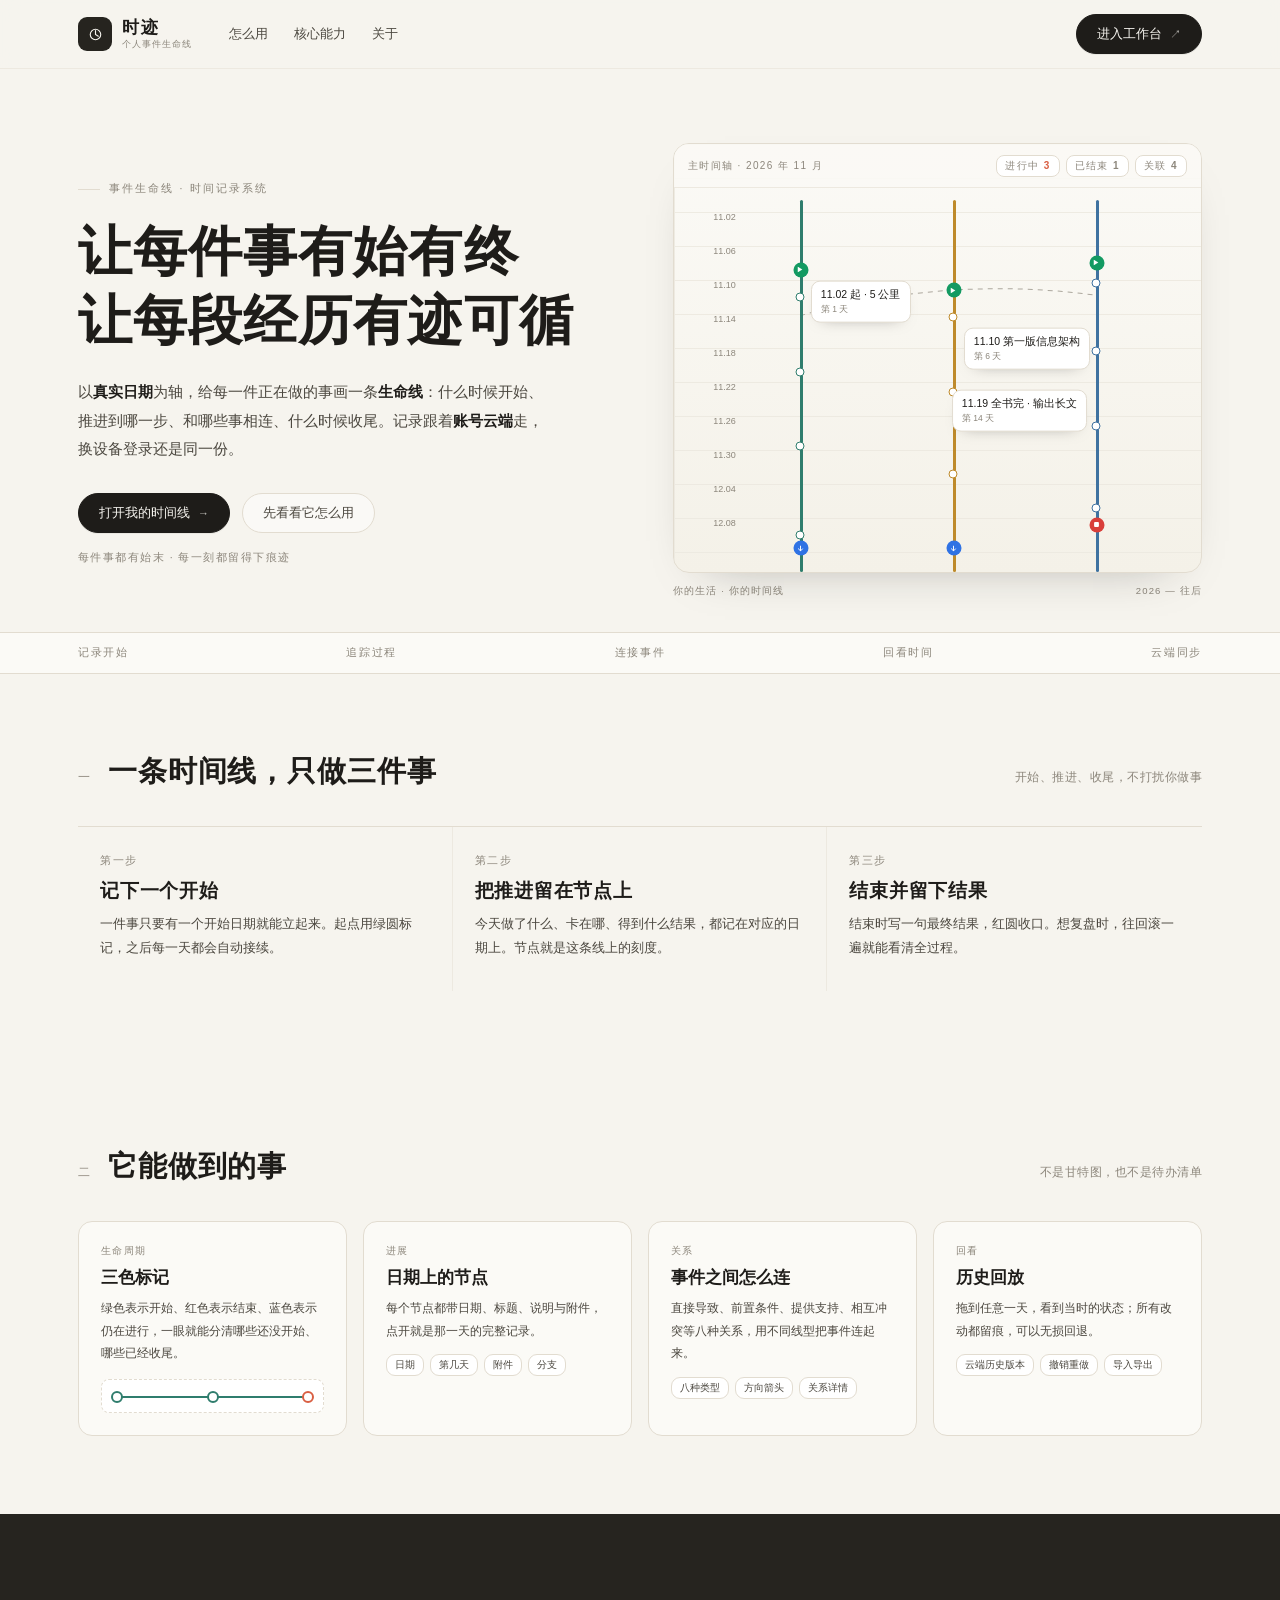
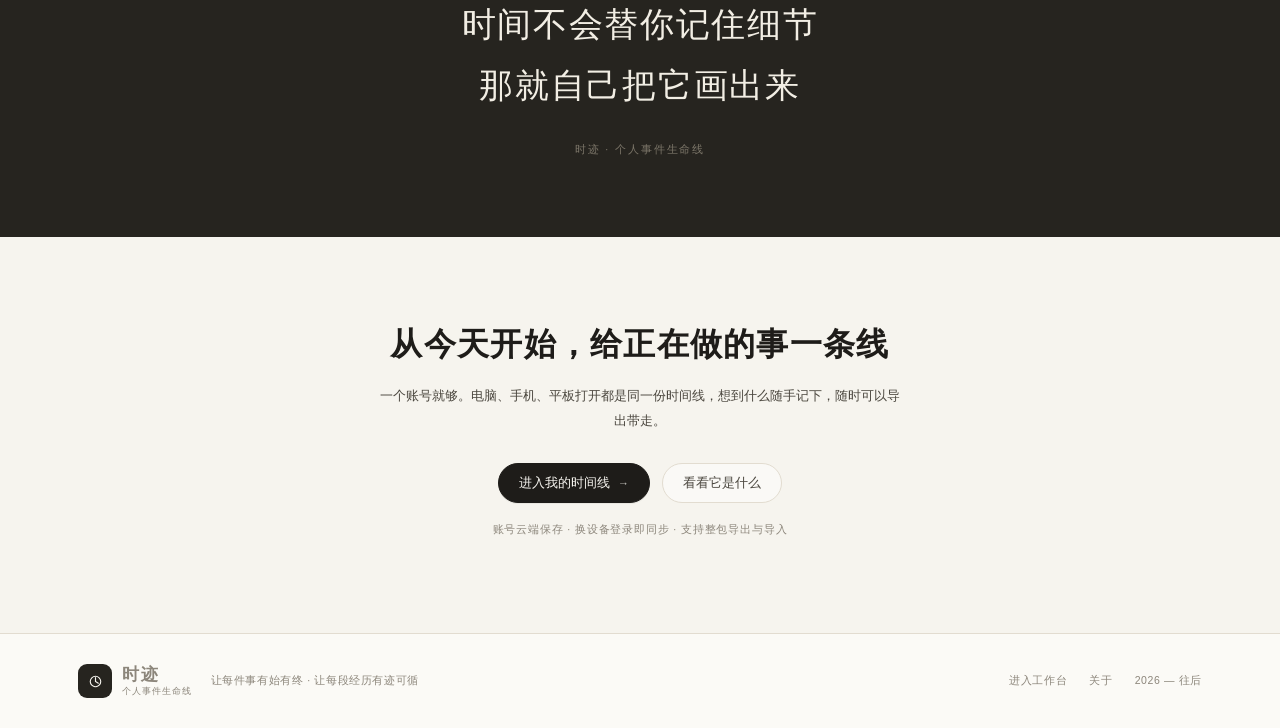
<file: index.html>
<!DOCTYPE html>
<html lang="zh-CN">
<head>
<meta charset="UTF-8">
<meta name="viewport" content="width=device-width, initial-scale=1">
<title>时迹 · 个人事件生命线</title>
<meta name="description" content="时迹：以真实日期为轴，为每一件事画一条可回看的生命线。记录开始、追踪过程、连接事件、回看时间。">
<meta name="theme-color" content="#F6F4EE">
<link rel="icon" href="data:image/svg+xml,%3Csvg xmlns='http://www.w3.org/2000/svg' viewBox='0 0 32 32'%3E%3Crect width='32' height='32' rx='8' fill='%2326241F'/%3E%3Ccircle cx='16' cy='16' r='9' stroke='%23F6F4EE' stroke-width='2' fill='none'/%3E%3Cpath d='M16 8.5v7.5l5 3' stroke='%23F6F4EE' stroke-width='2' fill='none'/%3E%3C/svg%3E">
<link rel="stylesheet" href="assets/site.css">
</head>
<body>

<nav class="nav">
  <div class="nav-in">
    <a class="logo" href="index.html" aria-label="时迹 首页">
      <span class="logo-mark">
        <svg viewBox="0 0 24 24" fill="none" aria-hidden="true">
          <circle cx="12" cy="12" r="7.4" stroke="#F6F4EE" stroke-width="1.6"/>
          <path d="M12 6.4v5.6l4 2.4" stroke="#F6F4EE" stroke-width="1.6" stroke-linecap="round"/>
        </svg>
      </span>
      <span class="logo-txt"><b>时迹</b><i>个人事件生命线</i></span>
    </a>
    <div class="nav-links">
      <a href="#how">怎么用</a>
      <a href="#caps">核心能力</a>
      <a href="about.html">关于</a>
    </div>
    <div class="nav-right">
      <a class="btn btn-dark" href="app.html" data-enter>进入工作台 <span class="arw">↗</span></a>
    </div>
  </div>
</nav>

<main>
  <section class="hero">
    <div>
      <span class="eyebrow"><i></i>事件生命线 · 时间记录系统</span>
      <h1>让每件事有始有终<span class="line2">让每段经历有迹可循</span></h1>
      <p class="lead">以<strong>真实日期</strong>为轴，给每一件正在做的事画一条<strong>生命线</strong>：什么时候开始、推进到哪一步、和哪些事相连、什么时候收尾。记录跟着<strong>账号云端</strong>走，换设备登录还是同一份。</p>
      <div class="hero-cta">
        <a class="btn btn-dark" href="app.html" data-enter>打开我的时间线 <span class="arw">→</span></a>
        <a class="btn btn-ghost" href="#how">先看看它怎么用</a>
      </div>
      <div class="tiny">每件事都有始末 · 每一刻都留得下痕迹</div>
    </div>

    <div class="stage-wrap reveal">
      <div class="board" id="board" aria-label="时间线示意：三条并行事件生命线">
        <div class="grid"></div>
        <div class="hd">
          <span>主时间轴 · 2026 年 11 月</span>
          <div class="chips">
            <span class="chip">进行中 <b style="color:var(--red)">3</b></span>
            <span class="chip">已结束 <b>1</b></span>
            <span class="chip">关联 <b>4</b></span>
          </div>
        </div>
        <div class="dates">
          <div>11.02</div><div>11.06</div><div>11.10</div><div>11.14</div>
          <div>11.18</div><div>11.22</div><div>11.26</div><div>11.30</div><div>12.04</div><div>12.08</div>
        </div>
        <svg class="rel-svg" id="rels" preserveAspectRatio="none" aria-hidden="true"></svg>
      </div>
      <div class="board-foot"><span>你的生活 · 你的时间线</span><span>2026 — 往后</span></div>
    </div>
  </section>

  <div class="strip">
    <div class="strip-in"><span>记录开始</span><span>追踪过程</span><span>连接事件</span><span>回看时间</span><span>云端同步</span></div>
  </div>

  <section class="section" id="how">
    <div class="sec-head">
      <span class="sec-no">一</span>
      <h2>一条时间线，只做三件事</h2>
      <span class="sub">开始、推进、收尾，不打扰你做事</span>
    </div>
    <div class="three reveal">
      <article>
        <div class="no">第一步</div>
        <h3>记下一个开始</h3>
        <p>一件事只要有一个开始日期就能立起来。起点用绿圆标记，之后每一天都会自动接续。</p>
      </article>
      <article>
        <div class="no">第二步</div>
        <h3>把推进留在节点上</h3>
        <p>今天做了什么、卡在哪、得到什么结果，都记在对应的日期上。节点就是这条线上的刻度。</p>
      </article>
      <article>
        <div class="no">第三步</div>
        <h3>结束并留下结果</h3>
        <p>结束时写一句最终结果，红圆收口。想复盘时，往回滚一遍就能看清全过程。</p>
      </article>
    </div>
  </section>

  <section class="section" id="caps">
    <div class="sec-head">
      <span class="sec-no">二</span>
      <h2>它能做到的事</h2>
      <span class="sub">不是甘特图，也不是待办清单</span>
    </div>
    <div class="caps reveal">
      <div class="cap c4">
        <div class="k">生命周期</div>
        <h3>三色标记</h3>
        <p>绿色表示开始、红色表示结束、蓝色表示仍在进行，一眼就能分清哪些还没开始、哪些已经收尾。</p>
        <div class="demo">
          <span class="ln" style="background:var(--green)"></span>
          <span class="p" style="left:9px;border-color:var(--green)"></span>
          <span class="p" style="left:calc(50% - 6px);border-color:var(--green)"></span>
          <span class="p" style="right:9px;border-color:var(--red)"></span>
        </div>
      </div>
      <div class="cap c4">
        <div class="k">进展</div>
        <h3>日期上的节点</h3>
        <p>每个节点都带日期、标题、说明与附件，点开就是那一天的完整记录。</p>
        <div class="tags"><span>日期</span><span>第几天</span><span>附件</span><span>分支</span></div>
      </div>
      <div class="cap c4">
        <div class="k">关系</div>
        <h3>事件之间怎么连</h3>
        <p>直接导致、前置条件、提供支持、相互冲突等八种关系，用不同线型把事件连起来。</p>
        <div class="tags"><span>八种类型</span><span>方向箭头</span><span>关系详情</span></div>
      </div>
      <div class="cap c4">
        <div class="k">回看</div>
        <h3>历史回放</h3>
        <p>拖到任意一天，看到当时的状态；所有改动都留痕，可以无损回退。</p>
        <div class="tags"><span>云端历史版本</span><span>撤销重做</span><span>导入导出</span></div>
      </div>
    </div>
  </section>

  <section class="quote reveal">
    <div class="q">时间不会替你记住细节<br>那就自己把它画出来</div>
    <div class="sig">时迹 · 个人事件生命线</div>
  </section>

  <section class="cta" id="cta">
    <h2 class="reveal">从今天开始，给正在做的事一条线</h2>
    <p class="reveal">一个账号就够。电脑、手机、平板打开都是同一份时间线，想到什么随手记下，随时可以导出带走。</p>
    <div class="btns reveal">
      <a class="btn btn-dark" href="app.html" data-enter>进入我的时间线 <span class="arw">→</span></a>
      <a class="btn btn-ghost" href="about.html">看看它是什么</a>
    </div>
    <div class="note">账号云端保存 · 换设备登录即同步 · 支持整包导出与导入</div>
  </section>
</main>

<footer>
  <div class="foot-in">
    <a class="logo" href="index.html">
      <span class="logo-mark">
        <svg viewBox="0 0 24 24" fill="none" aria-hidden="true">
          <circle cx="12" cy="12" r="7.4" stroke="#F6F4EE" stroke-width="1.6"/>
          <path d="M12 6.4v5.6l4 2.4" stroke="#F6F4EE" stroke-width="1.6" stroke-linecap="round"/>
        </svg>
      </span>
      <span class="logo-txt"><b>时迹</b><i>个人事件生命线</i></span>
    </a>
    <span>让每件事有始有终 · 让每段经历有迹可循</span>
    <div class="right">
      <a href="app.html" data-enter>进入工作台</a>
      <a href="about.html">关于</a>
      <span>2026 — 往后</span>
    </div>
  </div>
</footer>

<script src="assets/home.js"></script>
</body>
</html>
</file>
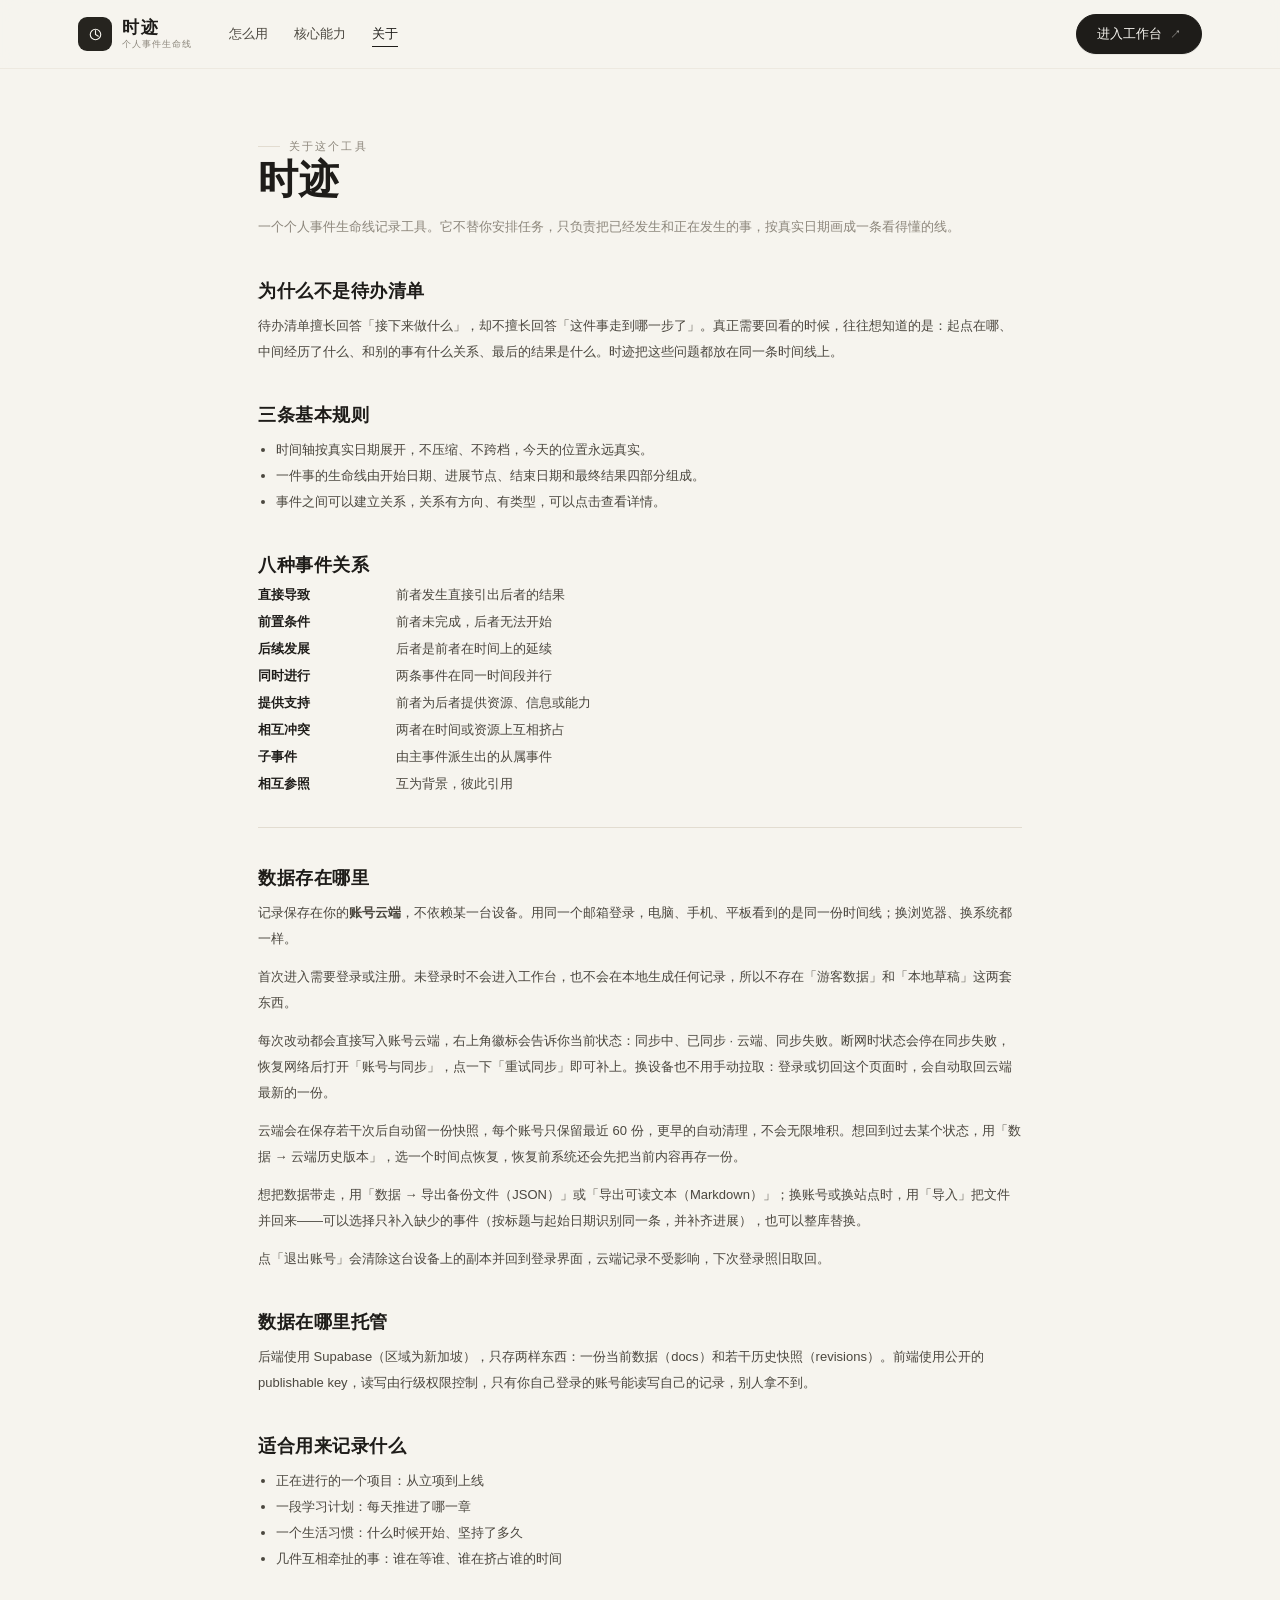
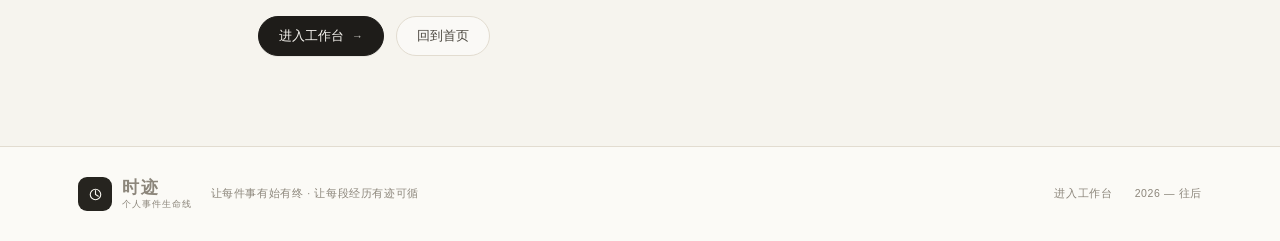
<file: about.html>
<!DOCTYPE html>
<html lang="zh-CN">
<head>
<meta charset="UTF-8">
<meta name="viewport" content="width=device-width, initial-scale=1">
<title>关于 · 时迹</title>
<meta name="description" content="时迹是什么、为什么这样设计、数据存在哪里。">
<meta name="theme-color" content="#F6F4EE">
<link rel="icon" href="data:image/svg+xml,%3Csvg xmlns='http://www.w3.org/2000/svg' viewBox='0 0 32 32'%3E%3Crect width='32' height='32' rx='8' fill='%2326241F'/%3E%3Ccircle cx='16' cy='16' r='9' stroke='%23F6F4EE' stroke-width='2' fill='none'/%3E%3Cpath d='M16 8.5v7.5l5 3' stroke='%23F6F4EE' stroke-width='2' fill='none'/%3E%3C/svg%3E">
<link rel="stylesheet" href="assets/site.css">
</head>
<body>

<nav class="nav">
  <div class="nav-in">
    <a class="logo" href="index.html" aria-label="时迹 首页">
      <span class="logo-mark">
        <svg viewBox="0 0 24 24" fill="none" aria-hidden="true">
          <circle cx="12" cy="12" r="7.4" stroke="#F6F4EE" stroke-width="1.6"/>
          <path d="M12 6.4v5.6l4 2.4" stroke="#F6F4EE" stroke-width="1.6" stroke-linecap="round"/>
        </svg>
      </span>
      <span class="logo-txt"><b>时迹</b><i>个人事件生命线</i></span>
    </a>
    <div class="nav-links">
      <a href="index.html#how">怎么用</a>
      <a href="index.html#caps">核心能力</a>
      <a class="on" href="about.html">关于</a>
    </div>
    <div class="nav-right">
      <a class="btn btn-dark" href="app.html" data-enter>进入工作台 <span class="arw">↗</span></a>
    </div>
  </div>
</nav>

<main class="page">
  <span class="eyebrow"><i></i>关于这个工具</span>
  <h1>时迹</h1>
  <p class="page-lead">一个个人事件生命线记录工具。它不替你安排任务，只负责把已经发生和正在发生的事，按真实日期画成一条看得懂的线。</p>

  <h2>为什么不是待办清单</h2>
  <p>待办清单擅长回答「接下来做什么」，却不擅长回答「这件事走到哪一步了」。真正需要回看的时候，往往想知道的是：起点在哪、中间经历了什么、和别的事有什么关系、最后的结果是什么。时迹把这些问题都放在同一条时间线上。</p>

  <h2>三条基本规则</h2>
  <ul>
    <li>时间轴按真实日期展开，不压缩、不跨档，今天的位置永远真实。</li>
    <li>一件事的生命线由开始日期、进展节点、结束日期和最终结果四部分组成。</li>
    <li>事件之间可以建立关系，关系有方向、有类型，可以点击查看详情。</li>
  </ul>

  <h2>八种事件关系</h2>
  <div class="kv">
    <b>直接导致</b><span>前者发生直接引出后者的结果</span>
    <b>前置条件</b><span>前者未完成，后者无法开始</span>
    <b>后续发展</b><span>后者是前者在时间上的延续</span>
    <b>同时进行</b><span>两条事件在同一时间段并行</span>
    <b>提供支持</b><span>前者为后者提供资源、信息或能力</span>
    <b>相互冲突</b><span>两者在时间或资源上互相挤占</span>
    <b>子事件</b><span>由主事件派生出的从属事件</span>
    <b>相互参照</b><span>互为背景，彼此引用</span>
  </div>

  <div class="rule"></div>

  <h2>数据存在哪里</h2>
  <p>记录保存在你的<strong>账号云端</strong>，不依赖某一台设备。用同一个邮箱登录，电脑、手机、平板看到的是同一份时间线；换浏览器、换系统都一样。</p>
  <p>首次进入需要登录或注册。未登录时不会进入工作台，也不会在本地生成任何记录，所以不存在「游客数据」和「本地草稿」这两套东西。</p>
  <p>每次改动都会直接写入账号云端，右上角徽标会告诉你当前状态：同步中、已同步 · 云端、同步失败。断网时状态会停在同步失败，恢复网络后打开「账号与同步」，点一下「重试同步」即可补上。换设备也不用手动拉取：登录或切回这个页面时，会自动取回云端最新的一份。</p>
  <p>云端会在保存若干次后自动留一份快照，每个账号只保留最近 60 份，更早的自动清理，不会无限堆积。想回到过去某个状态，用「数据 → 云端历史版本」，选一个时间点恢复，恢复前系统还会先把当前内容再存一份。</p>
  <p>想把数据带走，用「数据 → 导出备份文件（JSON）」或「导出可读文本（Markdown）」；换账号或换站点时，用「导入」把文件并回来——可以选择只补入缺少的事件（按标题与起始日期识别同一条，并补齐进展），也可以整库替换。</p>
  <p>点「退出账号」会清除这台设备上的副本并回到登录界面，云端记录不受影响，下次登录照旧取回。</p>

  <h2>数据在哪里托管</h2>
  <p>后端使用 Supabase（区域为新加坡），只存两样东西：一份当前数据（docs）和若干历史快照（revisions）。前端使用公开的 publishable key，读写由行级权限控制，只有你自己登录的账号能读写自己的记录，别人拿不到。</p>

  <h2>适合用来记录什么</h2>
  <ul>
    <li>正在进行的一个项目：从立项到上线</li>
    <li>一段学习计划：每天推进了哪一章</li>
    <li>一个生活习惯：什么时候开始、坚持了多久</li>
    <li>几件互相牵扯的事：谁在等谁、谁在挤占谁的时间</li>
  </ul>

  <div style="margin-top:44px;display:flex;gap:12px;flex-wrap:wrap">
    <a class="btn btn-dark" href="app.html" data-enter>进入工作台 <span class="arw">→</span></a>
    <a class="btn btn-ghost" href="index.html">回到首页</a>
  </div>
</main>

<footer>
  <div class="foot-in">
    <a class="logo" href="index.html">
      <span class="logo-mark">
        <svg viewBox="0 0 24 24" fill="none" aria-hidden="true">
          <circle cx="12" cy="12" r="7.4" stroke="#F6F4EE" stroke-width="1.6"/>
          <path d="M12 6.4v5.6l4 2.4" stroke="#F6F4EE" stroke-width="1.6" stroke-linecap="round"/>
        </svg>
      </span>
      <span class="logo-txt"><b>时迹</b><i>个人事件生命线</i></span>
    </a>
    <span>让每件事有始有终 · 让每段经历有迹可循</span>
    <div class="right">
      <a href="app.html" data-enter>进入工作台</a>
      <span>2026 — 往后</span>
    </div>
  </div>
</footer>

<script src="assets/home.js"></script>
</body>
</html>
</file>
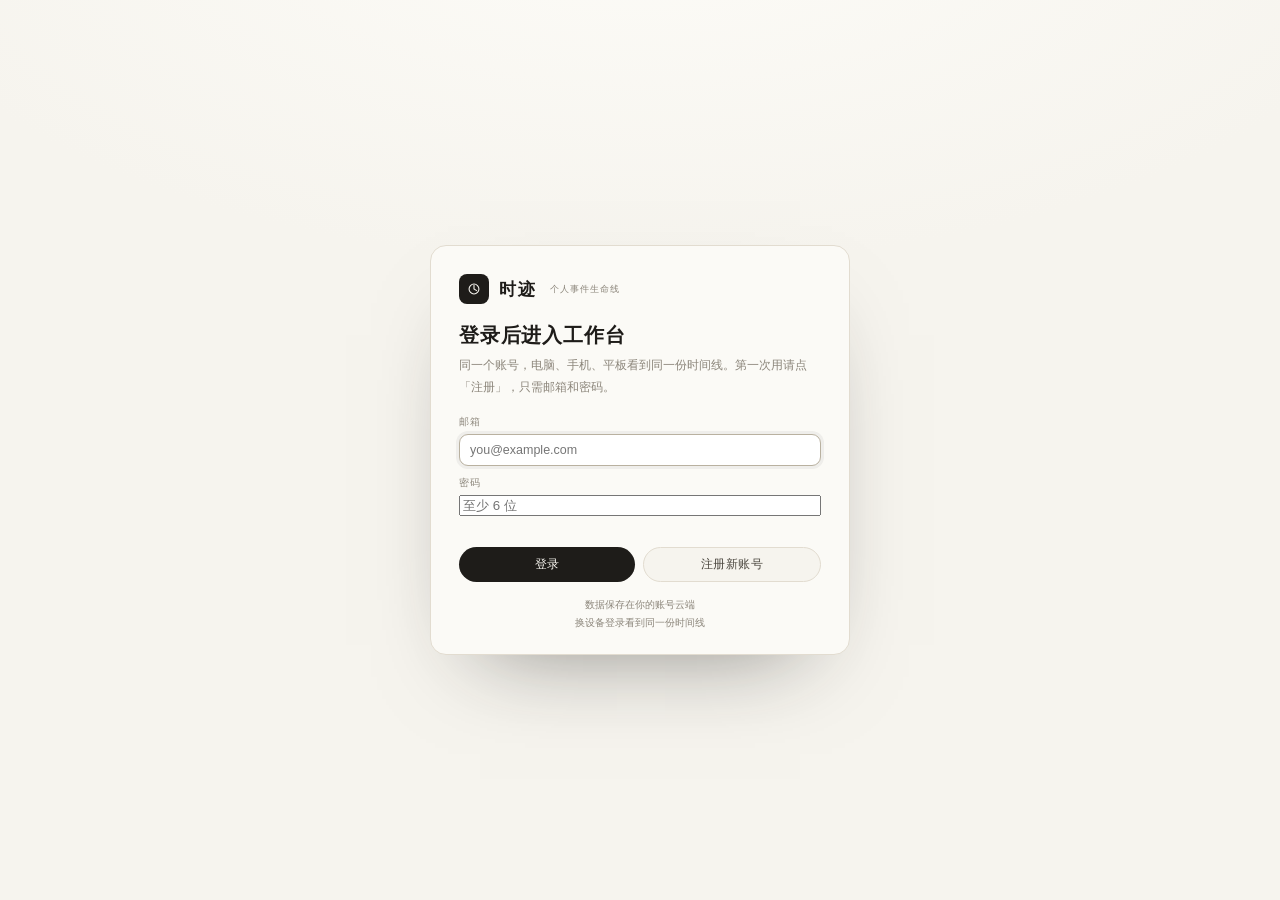
<file: app.html>
<!DOCTYPE html>
<html lang="zh-CN">
<head>
<meta charset="utf-8">
<meta name="viewport" content="width=device-width,initial-scale=1">
<title>时迹 · 个人事件生命线</title>
<link rel="stylesheet" href="https://miaoda.feishu.cn/fonts/css2?family=Noto+Serif+SC:wght@500;600;700&family=Noto+Sans+SC:wght@300;400;500;700&display=swap">
<style>
/* ================= 基础 ================= */
:root{
  --bg:#F6F4EE; --bg2:#FBFAF6; --ink:#1E1C19; --ink2:#4B473F; --muted:#8C867B;
  --line:#E2DCD0; --line2:#EDE9E0;
  --shadow:0 1px 2px rgba(40,35,25,.05), 0 10px 28px -14px rgba(40,35,25,.20);
  --topbar:76px; --lanehdr:66px;
}
*{box-sizing:border-box;}
html,body{height:100%;margin:0;}
body{
  font-family:'Noto Sans SC',-apple-system,'Segoe UI','PingFang SC','Microsoft YaHei',sans-serif;
  color:var(--ink); overflow:hidden; -webkit-font-smoothing:antialiased;
  background:
    radial-gradient(1100px 620px at 12% -12%, #FFFDF8 0%, rgba(255,253,248,0) 62%),
    radial-gradient(900px 500px at 100% 100%, #F2EFE6 0%, rgba(242,239,230,0) 65%),
    var(--bg);
}
button{font-family:inherit;cursor:pointer;border:none;background:none;color:inherit;padding:0;}
input,textarea,select{font-family:inherit;}

/* ================= 顶栏 ================= */
.topbar{
  position:fixed;top:0;left:0;right:0;height:var(--topbar);z-index:60;
  display:flex;align-items:center;gap:16px;padding:0 22px;
  border-bottom:1px solid var(--line);background:rgba(251,250,246,.92);backdrop-filter:blur(12px);
}
.brand{display:flex;align-items:center;gap:11px;flex:none;color:inherit;text-decoration:none;cursor:pointer;transition:opacity .18s;}
.brand:hover{opacity:.72;}
.brand .mark{width:26px;height:26px;border-radius:7px;background:var(--ink);color:#F6F4EE;display:grid;place-items:center;font-size:13px;flex:none;}
.brand .mark svg{width:15px;height:15px;display:block;}
.brand h1{font-family:'Noto Serif SC',serif;font-size:19px;letter-spacing:.12em;margin:0;font-weight:600;line-height:1.15;}
.brand .sub{font-size:9px;letter-spacing:.14em;color:var(--muted);margin-top:3px;}

.stats{display:flex;gap:6px;align-items:center;flex:none;}
.stat{display:flex;align-items:center;gap:5px;font-size:11.5px;color:var(--ink2);padding:4px 9px;border:1px solid var(--line);border-radius:16px;background:var(--bg2);white-space:nowrap;cursor:pointer;transition:background .15s,border-color .15s,color .15s;}
.stat:hover{background:#fff;border-color:#CFC7B6;}
.stat.on{background:var(--ink);color:#F8F6F0;border-color:var(--ink);}
.stat.on i{box-shadow:0 0 0 2px rgba(255,255,255,.22);}
.stat b{font-weight:600;font-variant-numeric:tabular-nums;}
.stat i{width:6px;height:6px;border-radius:50%;font-style:normal;}

.spacer{flex:1;}
.today-txt{font-size:11.5px;color:var(--muted);letter-spacing:.04em;white-space:nowrap;flex:none;cursor:pointer;display:flex;align-items:center;}
.back-today{border:1px solid var(--line);border-radius:11px;padding:1px 8px;margin-left:7px;color:var(--ink2);font-size:10.5px;background:var(--bg2);}
.today-txt:hover .back-today{background:#fff;border-color:#C9C2B3;}

.views{display:flex;gap:1px;padding:3px;border:1px solid var(--line);border-radius:18px;background:var(--bg2);flex:none;}
.views button{font-size:11.5px;padding:5px 9px;border-radius:15px;color:var(--muted);transition:.15s;}
.views button.on{background:var(--ink);color:#F8F6F0;}
.views button:hover:not(.on){color:var(--ink);}

.search{display:flex;align-items:center;gap:7px;height:32px;padding:0 11px;border:1px solid var(--line);border-radius:17px;background:var(--bg2);width:178px;transition:width .18s,border-color .18s;flex:none;}
.search:focus-within{width:224px;border-color:#B9B1A0;background:#fff;}
.search svg{width:12px;height:12px;opacity:.45;flex:none;}
.search input{border:none;outline:none;background:none;font-size:11.5px;width:100%;color:var(--ink);}
.search input::placeholder{color:#B5AFA3;}

.btn-primary{display:flex;align-items:center;gap:6px;background:var(--ink);color:#F8F6F0;padding:8px 15px;border-radius:20px;font-size:12.5px;box-shadow:0 6px 16px -8px rgba(30,28,25,.55);transition:.18s;flex:none;}
.btn-primary:hover{transform:translateY(-1px);}
.btn-primary span{font-size:14px;line-height:1;}

.menu-wrap{position:relative;flex:none;}
.menu-btn{width:32px;height:32px;border-radius:50%;border:1px solid var(--line);background:var(--bg2);display:grid;place-items:center;font-size:15px;color:var(--ink2);}
.menu-btn:hover{background:#EFEBE1;}
.menu-btn.active{background:var(--ink);color:#F8F6F0;border-color:var(--ink);}

/* 设置面板 */
.panel{
  position:fixed;top:86px;right:18px;width:306px;max-height:calc(100vh - 108px);overflow:auto;z-index:65;
  background:var(--bg2);border:1px solid var(--line);border-radius:14px;box-shadow:0 30px 60px -30px rgba(30,28,25,.45);
  padding:6px;display:none;
}
.panel.open{display:block;}
.pgroup{padding:10px 12px 12px;border-bottom:1px solid var(--line2);}
.pgroup:last-child{border-bottom:none;}
.pgroup h5{font-size:10px;letter-spacing:.16em;color:var(--muted);margin:0 0 8px;font-weight:500;}
.prow{display:flex;align-items:center;justify-content:space-between;gap:10px;padding:5px 0;font-size:12px;color:var(--ink2);}
.prow > span{color:var(--muted);font-size:11.5px;}
.seg{display:flex;gap:2px;padding:2px;border:1px solid var(--line);border-radius:14px;background:var(--bg);}
.seg button{font-size:11px;padding:3px 8px;border-radius:11px;color:var(--muted);}
.seg button.on{background:var(--ink);color:#F8F6F0;}
.stepper{display:flex;align-items:center;gap:6px;}
.stepper button{width:22px;height:22px;border-radius:50%;border:1px solid var(--line);background:var(--bg);font-size:12px;color:var(--ink2);display:grid;place-items:center;}
.stepper b{font-size:11.5px;font-weight:500;width:30px;text-align:center;}
.panel select,.panel input[type=date]{border:1px solid var(--line);border-radius:8px;padding:4px 8px;font-size:11.5px;background:#fff;color:var(--ink);outline:none;max-width:150px;}
.panel .pbtn{border:1px solid var(--line);border-radius:8px;padding:5px 10px;font-size:11.5px;background:var(--bg);color:var(--ink2);}
.panel .pbtn:hover{background:#fff;}
.switch{width:34px;height:18px;border-radius:10px;background:#DCD6C8;position:relative;cursor:pointer;transition:.18s;flex:none;}
.switch.on{background:var(--ink);}
.switch i{position:absolute;top:2px;left:2px;width:14px;height:14px;border-radius:50%;background:#fff;transition:.18s;}
.switch.on i{left:18px;}
.pmenu{display:flex;flex-direction:column;gap:4px;}
.pmenu button{text-align:left;padding:7px 10px;border-radius:8px;font-size:12px;color:var(--ink2);}
.pmenu button:hover{background:#F1EDE3;}
.pmenu button.danger{color:#B4453A;}
.pgroup-note{margin:8px 2px 0;font-size:10.5px;line-height:1.7;color:var(--muted);}
.diff-row{display:flex;justify-content:space-between;gap:12px;padding:7px 0;border-bottom:1px dashed var(--line);font-size:12px;color:var(--ink2);}
.diff-row b{font-weight:600;}
.diff-add{color:#2F7D6D;} .diff-cut{color:#B4453A;} .diff-same{color:#8C867B;}
.imp-toggle{display:flex;gap:8px;align-items:flex-start;margin-top:12px;padding:9px 11px;border:1px solid var(--line);border-radius:10px;background:rgba(255,255,255,.55);font-size:12px;color:var(--ink2);cursor:pointer;line-height:1.5;}
.imp-toggle input{margin-top:2px;accent-color:var(--ink);}
.imp-toggle em{display:block;font-style:normal;font-size:10.5px;color:var(--muted);margin-top:3px;}

/* ================= 轨道标题（固定） ================= */
.laneHdr{
  position:fixed;left:0;right:0;top:var(--topbar);height:var(--lanehdr);z-index:55;
  display:flex;border-bottom:1px solid var(--line);background:rgba(248,246,240,.94);backdrop-filter:blur(10px);
}
.lhGutter{width:var(--gutter,112px);flex:none;border-right:1px solid var(--line);display:flex;flex-direction:column;justify-content:center;padding:0 12px;gap:2px;}
.lhGutter span{font-size:9.5px;letter-spacing:.2em;color:var(--muted);}
.lhGTop{display:flex;align-items:center;justify-content:space-between;gap:6px;}
/* 左上角年份：随滚动位置更新，以当前可见日期所属年份为准 */
.yh-year{font-family:'Noto Serif SC',serif;font-size:11px;letter-spacing:.06em;color:var(--ink);
  border:1px solid var(--line);border-radius:9px;padding:0 6px;line-height:16px;font-variant-numeric:tabular-nums;flex:none;background:var(--bg2);}
.yh-year.is-now{background:var(--ink);color:#F8F6F0;border-color:var(--ink);}
.lhGutter b{font-size:12px;font-weight:600;color:var(--ink2);}
.lhView{flex:1;overflow:hidden;position:relative;}
.lhTracks{position:absolute;left:0;top:0;height:100%;will-change:transform;}
.lhCard{
  position:absolute;top:8px;height:50px;border-radius:9px;background:var(--bg2);border:1px solid var(--line);
  border-left:3px solid var(--c);padding:5px 8px 5px 9px;overflow:hidden;cursor:grab;user-select:none;transition:box-shadow .15s,transform .15s;
}
.lhCard:hover{box-shadow:0 6px 18px -12px rgba(40,35,25,.5);}
.lhCard.sel{box-shadow:0 0 0 2px var(--c);}
.lhCard.drag{opacity:.6;cursor:grabbing;}
.lhCard .lhTop{display:flex;align-items:center;gap:5px;}
.lhCard .lhDot{width:6px;height:6px;border-radius:50%;background:var(--c);flex:none;}
.lhCard .lhName{font-size:11.5px;font-weight:600;letter-spacing:.01em;white-space:nowrap;overflow:hidden;text-overflow:ellipsis;flex:1;min-width:0;}
.lhCard .lhMeta{display:flex;align-items:center;gap:4px;margin-top:3px;font-size:9.5px;color:var(--muted);white-space:nowrap;overflow:hidden;}
.lhCard .lhMeta .st{color:var(--c);}
.lhBtns{display:flex;gap:2px;flex:none;}
.lhBtns button{width:18px;height:18px;border-radius:6px;font-size:9.5px;color:var(--muted);display:grid;place-items:center;}
.lhBtns button:hover{background:#EFEBE1;color:var(--ink);}
.lhBtns button.on{color:var(--ink);background:#EFEBE1;}
.lhCard.collapsed .lhName{display:none;}
.lhCard.collapsed .lhTop{justify-content:center;gap:4px;}
.lhCard.collapsed .lhBtns [data-iso]{display:none;}
.lhCard.collapsed .lhBtns [data-collapse]{width:20px;height:20px;font-size:11px;color:var(--ink);}
.lhCard.collapsed:hover .lhBtns [data-collapse]{background:#EFEBE1;}
.lhCard.collapsed{cursor:zoom-in;}

/* ================= 画布 ================= */
.stage{position:fixed;top:calc(var(--topbar) + var(--lanehdr));left:0;right:0;bottom:0;overflow:auto;overscroll-behavior:contain;}
.stage::-webkit-scrollbar{width:10px;height:10px;}
.stage::-webkit-scrollbar-thumb{background:#DCD6C8;border-radius:6px;border:2px solid var(--bg);}
#canvas{position:relative;min-width:100%;}

.grid{position:absolute;inset:0;z-index:0;pointer-events:none;}
.week-line{position:absolute;left:0;right:0;height:1px;background:repeating-linear-gradient(to right,#E6E1D6 0 4px,transparent 4px 9px);}
.month-line{position:absolute;left:0;right:0;height:1px;background:#D6CFC0;}
.q-line{position:absolute;left:0;right:0;height:1px;background:#C9C1B0;}
.today-line{position:absolute;left:0;right:0;height:2px;background:linear-gradient(to right,rgba(30,28,25,.75),rgba(30,28,25,.35) 70%,rgba(30,28,25,.15));}
.today-glow{position:absolute;left:0;right:0;height:14px;background:linear-gradient(to bottom,rgba(30,28,25,.045),transparent);}
.replay-line{position:absolute;left:0;right:0;height:2px;background:linear-gradient(to right,rgba(111,98,168,.75),rgba(111,98,168,.25));}

/* 跳转定位：整行高亮 + 日期栏标记 */
.jump-band{position:absolute;left:0;right:0;z-index:0;pointer-events:none;
  background:linear-gradient(to right,rgba(47,114,228,.14),rgba(47,114,228,.07) 55%,rgba(47,114,228,.025));
  border-top:1.5px dashed rgba(47,114,228,.5);border-bottom:1.5px dashed rgba(47,114,228,.5);}
.day-cell.jump{background:rgba(47,114,228,.15);}
.day-cell.jump .day-num{color:#2F72E4;font-weight:700;}
.jump-badge{position:absolute;left:4px;width:36px;height:16px;line-height:16px;text-align:center;border-radius:8px;
  background:#2F72E4;color:#fff;font-size:9.5px;letter-spacing:.06em;z-index:14;box-shadow:0 2px 6px -3px rgba(47,114,228,.8);}

/* 日期栏（固定左侧） */
.gutter{position:sticky;left:0;z-index:12;width:var(--gutter,112px);float:left;background:linear-gradient(to right,var(--bg) 82%,rgba(246,244,238,.9) 100%);}
.spine{position:absolute;left:calc(var(--gutter,112px) - 8px);top:0;bottom:0;width:1px;background:var(--line);}
.spine-label{position:absolute;left:0;top:8px;width:calc(var(--gutter,112px) - 16px);text-align:right;font-size:9px;letter-spacing:.2em;color:var(--muted);}
.day-cell{position:absolute;left:0;width:calc(var(--gutter,112px) - 8px);display:flex;align-items:center;justify-content:flex-end;gap:5px;padding-right:12px;cursor:pointer;}
.day-cell:hover{background:rgba(30,28,25,.05);}
/* 悬停日期 → 整行高亮（日期栏加深 + 画布整行色带） */
.day-cell.hover{background:rgba(30,28,25,.07);}
.day-cell.hover .day-num{font-weight:700;color:var(--ink);}
.day-cell.hover .day-wd{color:var(--ink2);}
.day-cell.is-today{background:rgba(30,28,25,.06);}
.day-cell.is-today .day-num{color:var(--ink);font-weight:700;}
.day-num{font-size:12.5px;font-variant-numeric:tabular-nums;color:var(--ink2);width:22px;text-align:right;}
.day-wd{font-size:9px;color:#B3ADA1;width:26px;}
.day-cell.is-weekend .day-wd{color:#C3B49F;}
.month-tag{position:absolute;left:0;width:60px;text-align:left;font-family:'Noto Serif SC',serif;font-size:11px;color:var(--ink);letter-spacing:.03em;padding-left:7px;white-space:nowrap;}
.month-tag em{font-style:normal;font-size:9.5px;color:var(--muted);margin:0 1px;}
.year-tag{position:absolute;left:0;width:60px;text-align:left;font-family:'Noto Serif SC',serif;font-size:9.5px;color:var(--muted);padding-left:7px;white-space:nowrap;letter-spacing:.05em;}
.today-badge{position:absolute;left:4px;padding:1px 6px;border-radius:9px;background:var(--ink);color:#F8F6F0;font-size:9.5px;letter-spacing:.08em;z-index:14;}

/* 连线 */
.links{position:absolute;inset:0;z-index:2;pointer-events:none;overflow:visible;}
.relhit{pointer-events:stroke;cursor:pointer;}
.link-label{position:absolute;z-index:2;transform:translate(-50%,-50%);pointer-events:none;font-size:10px;color:var(--ink2);background:rgba(251,250,246,.95);border:1px solid var(--line);padding:2px 7px;border-radius:9px;white-space:nowrap;letter-spacing:.04em;}

/* 泳道 */
.lanes{position:absolute;inset:0;z-index:3;}
.lane{position:absolute;top:0;bottom:0;}
.lane.sel .chip{box-shadow:0 0 0 2px var(--c),var(--shadow);}
.dur-band{position:absolute;border-radius:4px;background:var(--c);opacity:.09;}
.ribbon{position:absolute;border-radius:3px;background:var(--c);transition:opacity .2s;}

.ribbon.ended{opacity:.6;}
/* 生命周期标记：开始=绿圆▶ / 结束=红圆■ / 进行中尾部=蓝圆↓ */
.mk{position:absolute;width:18px;height:18px;border-radius:50%;transform:translate(-50%,-50%);z-index:6;
  display:grid;place-items:center;box-shadow:0 1px 4px -1px rgba(30,28,25,.35);}
.mk svg{width:18px;height:18px;display:block;pointer-events:none;}
.mk-start{background:#139A62;}
.mk-end{background:#D93F3A;cursor:pointer;}
.mk-live{background:#2F72E4;cursor:pointer;animation:mkPulse 2.4s ease-out infinite;}
@keyframes mkPulse{0%{box-shadow:0 1px 4px -1px rgba(30,28,25,.35),0 0 0 0 rgba(47,114,228,.35);}70%{box-shadow:0 1px 4px -1px rgba(30,28,25,.35),0 0 0 11px rgba(47,114,228,0);}100%{box-shadow:0 1px 4px -1px rgba(30,28,25,.35),0 0 0 0 rgba(47,114,228,0);}}
.mk:hover{transform:translate(-50%,-50%) scale(1.12);}
.end-cap{position:absolute;z-index:5;white-space:nowrap;font-size:9.5px;color:var(--muted);}
.end-cap b{font-weight:500;}

.chip{
  position:absolute;background:var(--bg2);border:1px solid var(--line);border-left:3px solid var(--c);
  border-radius:9px;padding:6px 9px 7px;box-shadow:0 2px 10px -8px rgba(40,35,25,.4);z-index:6;cursor:pointer;transition:transform .15s,box-shadow .15s;
}
.chip:hover{transform:translateY(-2px);box-shadow:var(--shadow);}
.chip.compact{padding:4px 8px;border-radius:8px;}
.chip.compact .chip-title{font-size:10.5px;-webkit-line-clamp:1;line-height:1.4;}
.chip-main{display:flex;align-items:center;gap:5px;}
.chip-dot{width:6px;height:6px;border-radius:50%;background:var(--c);flex:none;}
.chip-title{font-size:12px;font-weight:600;letter-spacing:.01em;line-height:1.28;display:-webkit-box;-webkit-line-clamp:2;-webkit-box-orient:vertical;overflow:hidden;}
.chip-sub{display:flex;align-items:center;gap:4px;margin-top:4px;font-size:9.5px;color:var(--muted);white-space:nowrap;overflow:hidden;}
.chip-tag{font-size:9px;letter-spacing:.06em;padding:0 5px;border-radius:6px;background:rgba(30,28,25,.06);color:var(--ink2);}
.chip-tag.live{background:var(--c15);color:var(--c);}
.chip-tag.ended{background:rgba(30,28,25,.05);color:#8C867B;}
.pin-mark{position:absolute;top:-6px;right:-4px;font-size:9px;color:var(--ink2);background:var(--bg2);border:1px solid var(--line);border-radius:50%;width:15px;height:15px;display:grid;place-items:center;}

.node{position:absolute;width:11px;height:11px;transform:translate(-50%,-50%);z-index:7;cursor:grab;}
.node i{display:block;width:11px;height:11px;border-radius:50%;background:var(--bg2);border:1.5px solid var(--c);transition:.16s;}
.node:hover i{transform:scale(1.45);background:var(--c);box-shadow:0 0 0 4px var(--c15);}
.node.dragging i{transform:scale(1.8);background:var(--c);box-shadow:0 0 0 5px var(--c15);}
.node.focus i{background:var(--c);box-shadow:0 0 0 3px var(--c15);}
.node-label{position:absolute;z-index:7;cursor:pointer;font-size:10.5px;color:var(--ink2);display:flex;gap:5px;align-items:baseline;white-space:nowrap;overflow:hidden;}
.node-label .nd{color:var(--c);font-variant-numeric:tabular-nums;font-size:9.5px;flex:none;opacity:.9;}
.node-label .nt{overflow:hidden;text-overflow:ellipsis;min-width:0;}
.node-label .nx{font-size:9px;color:var(--muted);overflow:hidden;text-overflow:ellipsis;}
.node-label.focus .nt{font-weight:600;color:var(--ink);}
.node-label.hit .nt{background:linear-gradient(transparent 58%,var(--c15) 58%);font-weight:600;}
.node-label.detail{display:block;line-height:1.35;}
.node-label.detail .nd{display:inline;margin-right:5px;}
.node-label.detail .nx{display:block;margin-top:1px;max-width:100%;}
.node-label.detail .nx.att{color:var(--c);opacity:.85;}

.hit{position:absolute;width:26px;cursor:crosshair;z-index:2;}
.hit:hover{background:linear-gradient(to bottom,transparent,var(--c15),transparent);}
.hover-band{position:absolute;left:0;right:0;height:0;opacity:0;z-index:1;pointer-events:none;
  background:rgba(30,28,25,.045);border-top:1px solid rgba(30,28,25,.14);border-bottom:1px solid rgba(30,28,25,.08);
  transition:opacity .1s ease;}
.drag-tag{position:fixed;z-index:80;transform:translate(-50%,-175%);background:var(--ink);color:#F8F6F0;font-size:11px;padding:3px 9px;border-radius:9px;pointer-events:none;font-variant-numeric:tabular-nums;box-shadow:0 6px 16px -8px rgba(30,28,25,.6);}

.lane.collapsed .chip,.lane.collapsed .node-label,.lane.collapsed .end-cap{display:none;}
.lane.collapsed .node i{width:8px;height:8px;border-width:1.2px;}
.lane.collapsed .mk{width:15px;height:15px;}
.lane.collapsed .mk svg{width:15px;height:15px;}
.lane.collapsed .mk-start{margin-top:1px;}
.lane.is-ended .node-label{opacity:.8;}
.lane.is-ended .chip{opacity:.9;}
.lane.is-ended .dur-band{opacity:.05;}
.collapse-bar{position:absolute;top:0;bottom:0;width:100%;}
.collapse-count{position:absolute;left:50%;transform:translateX(-50%);font-size:10px;color:var(--muted);background:rgba(251,250,246,.9);border:1px solid var(--line);border-radius:8px;padding:1px 6px;}

/* ================= 抽屉 ================= */
.drawer{
  position:fixed;top:calc(var(--topbar) + var(--lanehdr));right:0;bottom:0;width:404px;z-index:52;background:var(--bg2);border-left:1px solid var(--line);
  transform:translateX(103%);transition:transform .3s cubic-bezier(.4,0,.2,1);display:flex;flex-direction:column;
  box-shadow:-30px 0 60px -40px rgba(40,35,25,.4);
}
.drawer.open{transform:none;}
.drawer-head{padding:20px 22px 14px;border-bottom:1px solid var(--line2);position:relative;}
.drawer-head .row1{display:flex;align-items:center;gap:7px;font-size:9.5px;letter-spacing:.16em;color:var(--muted);}
.drawer-head h2{font-family:'Noto Serif SC',serif;font-size:19px;font-weight:600;margin:9px 0 0;letter-spacing:.03em;line-height:1.35;padding-right:28px;overflow-wrap:anywhere;}
.drawer-head .desc{font-size:11.5px;color:var(--muted);line-height:1.65;margin-top:6px;overflow-wrap:anywhere;white-space:pre-wrap;}
.drawer-close{position:absolute;top:16px;right:14px;width:28px;height:28px;border-radius:8px;color:var(--muted);font-size:14px;display:grid;place-items:center;}
.drawer-close:hover{background:#EFEBE1;color:var(--ink);}
.meta-grid{display:grid;grid-template-columns:1fr 1fr 1fr;gap:1px;background:var(--line2);border-bottom:1px solid var(--line2);}
.meta-grid>div{background:var(--bg2);padding:10px 15px;}
.meta-grid span{display:block;font-size:9px;letter-spacing:.12em;color:var(--muted);margin-bottom:4px;}
.meta-grid b{font-size:12.5px;font-weight:600;font-variant-numeric:tabular-nums;}
.acts{display:flex;flex-wrap:wrap;gap:6px;padding:12px 18px;border-bottom:1px solid var(--line2);}
.acts button{font-size:11px;padding:5px 10px;border-radius:15px;border:1px solid var(--line);color:var(--ink2);background:var(--bg);transition:.15s;}
.acts button:hover{border-color:#C9C2B3;background:#fff;color:var(--ink);}
.acts button.danger{color:#B4453A;border-color:#E4CEC9;}
.acts button.danger:hover{background:#FCF1EF;}
.dbody{flex:1;overflow:auto;padding:14px 18px 30px;}
.dsec{margin-bottom:16px;}
.dsec h4{font-size:9.5px;letter-spacing:.16em;color:var(--muted);margin:0 0 8px;font-weight:500;display:flex;justify-content:space-between;}
.dsec h4 button{font-size:9.5px;letter-spacing:.06em;color:var(--muted);border:1px solid var(--line);border-radius:8px;padding:1px 6px;}
.dsec h4 button:hover{color:var(--ink);background:#fff;}
.pitem{position:relative;padding:0 0 14px 20px;}
.pitem::before{content:'';position:absolute;left:3px;top:2px;width:7px;height:7px;border-radius:50%;background:var(--c);}
.pitem::after{content:'';position:absolute;left:6px;top:12px;bottom:0;width:1px;background:var(--line);}
.pitem:last-child::after{display:none;}
.pdate{font-size:10px;color:var(--muted);font-variant-numeric:tabular-nums;}
.ptitle{font-size:12.5px;font-weight:600;margin:2px 0 2px;}
.ptext{font-size:11px;color:var(--muted);line-height:1.6;}
.ptag{display:inline-block;font-size:9px;color:var(--c);background:var(--c15);padding:0 5px;border-radius:7px;margin-left:5px;}
.pacts{display:flex;gap:5px;margin-top:6px;opacity:.62;transition:.15s;}
.pitem:hover .pacts{opacity:1;}
.pacts button{font-size:10px;padding:2px 8px;border-radius:9px;border:1px solid var(--line);color:var(--muted);background:var(--bg);}
.pacts button:hover{color:var(--ink);background:#fff;}
.pacts button.del:hover{color:#B4453A;border-color:#E4CEC9;}
.att-chips{display:flex;flex-wrap:wrap;gap:5px;margin-top:5px;}
.att-chip{display:inline-flex;align-items:center;gap:4px;font-size:10.5px;padding:2px 8px;border-radius:9px;
  border:1px solid var(--line);background:#fff;color:var(--ink);max-width:100%;overflow:hidden;text-overflow:ellipsis;white-space:nowrap;}
.att-chip:hover{border-color:var(--c,#D95F43);color:var(--c,#D95F43);}
.att-chip .cnt{color:var(--muted);}
.dlist{display:flex;flex-direction:column;gap:5px;}
.drow{display:flex;align-items:center;gap:7px;font-size:11.5px;padding:6px 9px;border:1px solid var(--line);border-radius:8px;background:var(--bg);}
.drow i{width:6px;height:6px;border-radius:50%;flex:none;}
.drow span{flex:1;min-width:0;overflow:hidden;text-overflow:ellipsis;white-space:nowrap;}
.drow em{font-style:normal;font-size:10px;color:var(--muted);}
.drow.att a{color:var(--ink2);text-decoration:none;border-bottom:1px solid var(--line);}
.empty-note{font-size:11px;color:var(--muted);line-height:1.7;}
.result-box{border:1px solid var(--line);border-radius:9px;padding:9px 11px;font-size:11.5px;line-height:1.65;color:var(--ink2);background:var(--bg);overflow-wrap:anywhere;white-space:pre-wrap;}
.result-box.empty{color:var(--muted);}

/* ================= 弹窗 ================= */
.modal{position:fixed;inset:0;z-index:90;display:none;place-items:center;background:rgba(30,28,25,.26);backdrop-filter:blur(3px);}
.modal.open{display:grid;}

/* 登录门禁：未登录时挡住工作台 */
.gate{position:fixed;inset:0;z-index:200;display:none;place-items:center;
  background:radial-gradient(1100px 520px at 50% -12%, #FDFCF8, var(--bg) 72%);}
.gate.on{display:grid;}
.gate-card{width:420px;max-width:92vw;background:var(--bg2);border:1px solid var(--line);border-radius:16px;
  padding:28px 28px 22px;box-shadow:0 40px 90px -50px rgba(30,28,25,.55);animation:rise .24s ease-out both;}
.gate-brand{display:flex;align-items:center;gap:10px;margin-bottom:18px;}
.gate-brand .gm{width:30px;height:30px;border-radius:8px;background:var(--ink);display:grid;place-items:center;flex:none;}
.gate-brand .gm svg{width:16px;height:16px;}
.gate-brand b{font-family:'Noto Serif SC',serif;font-size:17px;letter-spacing:.14em;font-weight:600;}
.gate-brand i{font-style:normal;font-size:9px;color:var(--muted);letter-spacing:.12em;margin-left:2px;}
.gate-title{font-family:'Noto Serif SC',serif;font-size:20px;margin:0 0 6px;letter-spacing:.04em;font-weight:600;}
.gate-desc{font-size:11.5px;color:var(--muted);line-height:1.9;margin:0 0 16px;}
.gate .field{margin-bottom:10px;}
.gate-msg{font-size:11px;color:#B4453A;min-height:17px;line-height:1.6;margin:2px 0 2px;}
.gate-btns{display:flex;gap:8px;margin-top:4px;}
.gate-btns .btn{flex:1;justify-content:center;}
.gate-foot{font-size:10px;color:var(--muted);line-height:1.8;margin:14px 0 0;text-align:center;}
.modal-card{width:480px;max-height:86vh;overflow:auto;background:var(--bg2);border-radius:14px;box-shadow:0 40px 80px -30px rgba(30,28,25,.5);border:1px solid var(--line);animation:rise .22s ease-out both;}
@keyframes rise{from{opacity:0;transform:translateY(10px) scale(.985);}to{opacity:1;transform:none;}}
.modal-card.need-save{animation:nudge .42s ease-in-out;border-color:#D9A79F;}
@keyframes nudge{0%,100%{transform:none}20%{transform:translateX(-7px)}45%{transform:translateX(6px)}70%{transform:translateX(-4px)}}
.modal-head{display:flex;align-items:center;justify-content:space-between;padding:18px 20px 0;}
.modal-head h3{font-family:'Noto Serif SC',serif;font-size:16.5px;margin:0;font-weight:600;letter-spacing:.04em;}
.modal-desc{font-size:11px;color:var(--muted);margin:7px 20px 0;line-height:1.6;}
.modal-body{padding:14px 20px 4px;display:flex;flex-direction:column;gap:12px;}
.field{display:flex;flex-direction:column;gap:5px;}
.field label{font-size:10px;letter-spacing:.1em;color:var(--muted);display:flex;justify-content:space-between;gap:8px;}
.field label .fcnt{letter-spacing:0;color:#A9A292;font-variant-numeric:tabular-nums;}
.field input[type=text],.field input[type=date],.field textarea,.field select{width:100%;border:1px solid var(--line);border-radius:9px;padding:8px 10px;font-size:12.5px;background:#fff;color:var(--ink);outline:none;transition:.15s;}
.field input:focus,.field textarea:focus,.field select:focus{border-color:#B9B1A0;box-shadow:0 0 0 3px rgba(30,28,25,.05);}
.field textarea{resize:vertical;min-height:120px;line-height:1.72;}
.swatches{display:flex;gap:7px;flex-wrap:wrap;}
.swatch{width:24px;height:24px;border-radius:50%;border:2px solid transparent;transition:.15s;}
.swatch.on{border-color:var(--ink);transform:scale(1.06);}
.modal-foot{display:flex;justify-content:flex-end;gap:9px;padding:12px 20px 18px;}
.btn{padding:8px 16px;border-radius:18px;font-size:12px;letter-spacing:.04em;transition:.16s;}
.btn.ghost{border:1px solid var(--line);color:var(--ink2);background:var(--bg);}
.btn.ghost:hover{background:#fff;}
.btn.solid{background:var(--ink);color:#F8F6F0;}
.btn.solid:hover{opacity:.88;}

/* 关系弹窗 */
.relPop{position:fixed;z-index:85;width:246px;background:var(--bg2);border:1px solid var(--line);border-radius:11px;box-shadow:0 20px 40px -20px rgba(30,28,25,.5);padding:11px 12px;display:none;}
.relPop.open{display:block;}
.relPop .rp-type{font-size:10px;letter-spacing:.1em;color:var(--muted);display:flex;align-items:center;gap:5px;}
.relPop .rp-name{font-size:12.5px;font-weight:600;margin:5px 0 3px;line-height:1.5;}
.relPop .rp-label{font-size:11px;color:var(--muted);line-height:1.6;}
.relPop .rp-acts{display:flex;gap:6px;margin-top:9px;}
.relPop .rp-acts button{font-size:10.5px;padding:3px 10px;border-radius:9px;border:1px solid var(--line);color:var(--ink2);background:var(--bg);}
.relPop .rp-acts button:hover{background:#fff;}
.relPop .rp-acts button.del{color:#B4453A;border-color:#E4CEC9;}

/* 回放 */
.replayPill{
  position:fixed;left:50%;transform:translateX(-50%);bottom:46px;top:auto;z-index:75;display:none;
  align-items:center;gap:10px;background:var(--ink);color:#F8F6F0;border-radius:20px;padding:6px 8px 6px 14px;font-size:11.5px;
  box-shadow:0 12px 28px -14px rgba(30,28,25,.7);
}
.replayPill.open{display:flex;}
.replayPill button{background:rgba(255,255,255,.16);color:#fff;border-radius:14px;padding:3px 10px;font-size:11px;}
.replayPill button:hover{background:rgba(255,255,255,.28);}

/* toast / 提示 */
.toast-wrap{position:fixed;left:50%;bottom:64px;transform:translateX(-50%);z-index:95;display:flex;flex-direction:column;gap:7px;align-items:center;pointer-events:none;}
.toast{background:rgba(30,28,25,.92);color:#F8F6F0;font-size:11.5px;padding:7px 14px;border-radius:16px;animation:toastIn .22s ease-out both;}
@keyframes toastIn{from{opacity:0;transform:translateY(8px);}to{opacity:1;transform:none;}}

.hintbar{
  position:fixed;left:20px;bottom:14px;z-index:50;display:flex;gap:12px;align-items:center;
  font-size:10.5px;color:var(--muted);background:rgba(251,250,246,.82);backdrop-filter:blur(8px);
  border:1px solid var(--line);border-radius:18px;padding:6px 13px;box-shadow:0 8px 24px -18px rgba(40,35,25,.4);
}
.hintbar i{width:3px;height:3px;border-radius:50%;background:#C9C2B3;font-style:normal;}
.hintbar b{font-weight:500;color:var(--ink2);}

@media (max-width:1360px){
  .brand .sub{display:none;}
  .search{width:150px;}
  .stats .stat:nth-child(n+4){display:none;}
}

/* ================= v3 新增：聚合刻度 / 只读 / 审计 / 移动端 ================= */
.modal-card{width:480px;max-width:94vw;}
.modal-card.wide{width:560px;}
.lhCard.pin{box-shadow:inset 0 0 0 1px rgba(140,134,123,.18);}
.chip.pinned{outline:1px solid var(--c15);}
.band-line{position:absolute;left:0;right:0;height:1px;background:#CFC7B6;opacity:.5;}
.band-tag{position:absolute;left:0;width:60px;text-align:left;padding-left:7px;font-size:9px;color:#A79F90;font-variant-numeric:tabular-nums;white-space:nowrap;}
.band-tag em{font-style:normal;font-size:8.5px;}
.save-badge{font-size:10px;color:var(--muted);border:1px solid var(--line);border-radius:12px;padding:2px 8px;white-space:nowrap;flex:none;letter-spacing:.04em;background:var(--bg2);}
/* 只看关联：顶栏提示条 + 卡片上的 ◎ 按钮 */
.iso-chip{display:none;align-items:center;gap:7px;flex:none;max-width:250px;border:1px solid #DCD6C8;background:#fff;
  border-radius:14px;padding:4px 10px;font-size:10.5px;color:var(--ink2);cursor:pointer;box-shadow:0 1px 3px -1px rgba(30,28,25,.14);}
.iso-chip.on{display:inline-flex;}
.iso-chip span{color:var(--muted);flex:none;}
.iso-chip b{font-weight:600;color:var(--ink);overflow:hidden;text-overflow:ellipsis;white-space:nowrap;}
.iso-chip i{font-style:normal;color:var(--muted);flex:none;}
.iso-chip:hover{border-color:var(--ink);}
.iso-chip:hover i{color:var(--ink);}
.lhBtns .iso-btn.on{color:var(--ink);background:#EFEBE1;box-shadow:inset 0 0 0 1px #DCD6C8;}
.save-badge.fail{color:#B4453A;border-color:#E4CEC9;background:#FCF1EF;}
.save-badge.sync{color:#3F72A0;border-color:#CBDCEB;background:#F2F7FC;}
.save-badge.cloud{color:#2F7D6D;border-color:#CFE1DB;background:#F1F8F5;}
.ro-note{margin:10px 18px 0;padding:7px 10px;border:1px dashed #C9BEE0;border-radius:9px;background:#F4F1FA;color:#6F62A8;font-size:10.5px;line-height:1.6;}
.acts.locked button{opacity:.38;cursor:not-allowed;}
.mini-btn{border:1px solid var(--line);border-radius:8px;padding:2px 8px;font-size:10px;background:var(--bg);color:var(--ink2);}
.mini-btn:hover{background:#fff;color:var(--ink);}
.mini-del{width:18px;height:18px;border-radius:6px;color:var(--muted);font-size:10px;margin-left:auto;flex:none;display:grid;place-items:center;}
.mini-del:hover{background:#FCF1EF;color:#B4453A;}
.audit-group{margin-bottom:12px;}
.audit-group h5{font-size:10px;letter-spacing:.12em;margin:0 0 6px;font-weight:600;}
.audit-item{display:flex;gap:7px;align-items:baseline;font-size:11px;line-height:1.6;padding:4px 0;border-bottom:1px dashed var(--line2);color:var(--ink2);}
.audit-item b{font-weight:600;flex:none;min-width:16px;}
.audit-item span{color:var(--muted);}
.impact p{margin:3px 0;font-size:11.5px;color:var(--ink2);line-height:1.7;}
.impact p.muted{color:var(--muted);}
.keys > div{display:flex;gap:10px;font-size:11.5px;padding:5px 0;border-bottom:1px dashed var(--line2);}
.keys b{width:132px;flex:none;font-weight:600;color:var(--ink);}
.keys span{color:var(--muted);}
.node{touch-action:none;}
.node-label{touch-action:none;}

@media (max-width:720px){
  :root{--topbar:56px;--lanehdr:58px;}
  .topbar{gap:7px;padding:0 9px;flex-wrap:nowrap;overflow:hidden;}
  .brand{gap:7px;}
  .brand h1{font-size:17px;letter-spacing:.04em;}
  .brand .sub{display:none;}
  .brand .mark{width:22px;height:22px;font-size:11px;}
  .stats{display:none;}
  .search{display:none;}
  .today-txt{display:none;}
  .save-badge{display:none;}
  .spacer{flex:1;}
  .views{padding:2px;gap:0;}
  .views button{padding:4px 4px;font-size:10px;}
  .btn-primary{padding:6px 8px;font-size:11px;gap:2px;}
  .btn-text{display:none;}
  .btn-primary span{font-size:14px;}
  .menu-btn{width:28px;height:28px;font-size:13px;}
  .lhGutter{padding:0 8px;}
  .lhGutter span{font-size:8px;letter-spacing:.08em;}
  .lhGutter b{font-size:11px;}
  .lhCard{top:6px;height:44px;padding:4px 6px 4px 7px;}
  .lhCard .lhName{font-size:10.5px;}
  .lhCard .lhMeta{font-size:8.5px;gap:3px;}
  .drawer{left:0;right:0;top:auto;bottom:0;width:auto;height:74vh;border-left:none;border-top:1px solid var(--line);border-radius:16px 16px 0 0;transform:translateY(101%);box-shadow:0 -20px 50px -30px rgba(40,35,25,.5);}
  .drawer.open{transform:none;}
  .modal-card{width:94vw;max-height:86vh;}
  .hintbar{display:none;}
  .replayPill{left:8px;right:8px;bottom:14px;transform:none;justify-content:space-between;font-size:11px;}
  .panel{left:8px;right:8px;width:auto;top:calc(var(--topbar) + 6px);}
  .day-num{font-size:11.5px;}
  .day-wd{font-size:8.5px;width:20px;}
  .link-label{font-size:9px;padding:1px 5px;}
}
</style>
</head>
<body>

<header class="topbar">
  <a class="brand" href="index.html" title="返回首页">
    <div class="mark">
      <svg viewBox="0 0 24 24" fill="none" aria-hidden="true">
        <circle cx="12" cy="12" r="7.4" stroke="#F6F4EE" stroke-width="1.6"/>
        <path d="M12 6.4v5.6l4 2.4" stroke="#F6F4EE" stroke-width="1.6" stroke-linecap="round"/>
      </svg>
    </div>
    <div>
      <h1>时迹</h1>
      <div class="sub">个人事件生命线</div>
    </div>
  </a>
  <div class="stats" id="stats"></div>
  <button class="iso-chip" id="isoChip" title="点击恢复显示全部事件"></button>
  <div class="spacer"></div>
  <div class="today-txt" id="todayTxt"></div>
  <div class="save-badge" id="saveBadge">已保存</div>
  <div class="views" id="views"></div>
  <div class="search">
    <svg viewBox="0 0 24 24" fill="none" stroke="currentColor" stroke-width="2"><circle cx="11" cy="11" r="7"></circle><path d="M20 20l-3.5-3.5"></path></svg>
    <input id="searchInput" type="text" placeholder="搜索事件或进展…">
  </div>
  <button class="btn-primary" id="newBtn"><span>＋</span><b class="btn-text">新建事件</b></button>
  <div class="menu-wrap">
    <button class="menu-btn" id="menuBtn" title="设置与数据">⋯</button>
  </div>
</header>

<div class="laneHdr" id="laneHdr">
  <div class="lhGutter">
    <div class="lhGTop"><b class="yh-year" id="yearNow" title="左侧年份随滚动位置更新，回到今天时显示当前年份">2026</b></div>
    <b id="laneCount">0 条轨道</b>
  </div>
  <div class="lhView">
    <div class="lhTracks" id="lhTracks"></div>
  </div>
</div>

<main class="stage" id="stage">
  <div id="canvas">
    <div class="grid" id="grid"></div>
    <div class="gutter" id="gutter"></div>
    <svg class="links" id="links"></svg>
    <div class="lanes" id="lanes"></div>
    <div class="hover-band" id="hoverBand"></div>
  </div>
</main>

<aside class="drawer" id="drawer"></aside>
<div class="panel" id="panel"></div>
<div class="relPop" id="relPop"></div>
<div class="replayPill" id="replayPill"></div>
<div class="modal" id="modal"></div>
<div class="toast-wrap" id="toasts"></div>
<input type="file" id="fileInput" accept=".json,application/json" style="display:none">

<div class="hintbar">
  <b>点日期</b>建事件 <i></i> <b>点生命线</b>加进展 <i></i> <b>点蓝箭头</b>记今天 <i></i> <b>拖圆点</b>改日期 <i></i> <b>点节点</b>看详情 <i></i> <b>Ctrl+滚轮</b>缩放 <i></i> <b>Ctrl+Z</b> 撤销 <i></i> <b>T</b> 今天 <i></i> <b>⋯</b> 设置与数据
</div>

<script>
/* =====================================================================
   TimeFlow · 事件生命线系统
   架构（单文件内分区模块，职责分离，无全局隐式依赖）
     0  U        纯工具（日期 / 文案 / 颜色 / 唯一 ID）
     1  CFG      常量配置（视图 / 调色板 / 关系类型）
     2  DB       内存仓库 + 持久化（localStorage，含备份与迁移）
     3  Domain   数据规范、排序、状态判定、日期影响、完整性校验
     4  Journal  变更日志（回放的唯一数据来源）
     5  Hist     撤销 / 重做
     6  Commit   唯一写入口（回放只读拦截 + 日志 + 保存 + 渲染）
     7  Engine   时间几何（行高模型 / 坐标 / 分带聚合）
     8  Render   视图渲染（日期轴 / 生命线 / 关系线 / 轨道 / 抽屉…）
     9  Actions  业务动作
     10 UI       交互绑定（含移动端）
     11 Init     启动
     window.TF     对外测试接口（自动化测试用）
   ===================================================================== */
'use strict';

/* ===================== 0. U：纯工具 ===================== */
const U = (() => {
  const DAY = 86400000;
  const WD = ['周日','周一','周二','周三','周四','周五','周六'];
  const pad = n => String(n).padStart(2,'0');
  const parse = s => { const a = String(s).slice(0,10).split('-').map(Number); return new Date(a[0], a[1]-1, a[2]); };
  const fmt = d => `${d.getFullYear()}-${pad(d.getMonth()+1)}-${pad(d.getDate())}`;
  const addDays = (s,n) => { const d = parse(s); d.setDate(d.getDate()+n); return fmt(d); };
  const db = (a,b) => Math.round((parse(b) - parse(a)) / DAY);
  const md = s => `${Number(String(s).slice(5,7))}.${String(s).slice(8,10)}`;
  const ymd = s => String(s||'').replace(/-/g,'.');
  const esc = s => String(s == null ? '' : s).replace(/[&<>"]/g, c => ({'&':'&amp;','<':'&lt;','>':'&gt;','"':'&quot;'}[c]));
  const hexA = (hex,a) => { const h = String(hex||'#8C867B').replace('#',''); const r = parseInt(h.slice(0,2),16)||0, g = parseInt(h.slice(2,4),16)||0, b = parseInt(h.slice(4,6),16)||0; return `rgba(${r},${g},${b},${a})`; };
  const clone = o => JSON.parse(JSON.stringify(o));
  /* 全局唯一 ID：优先 crypto.randomUUID，回退时间戳+随机串；不再使用自增计数 */
  let seq = 0;
  const uid = p => {
    let body;
    try { body = (crypto.randomUUID ? crypto.randomUUID() : '').replace(/-/g,''); } catch(e){ body = ''; }
    if (!body) body = (Date.now().toString(36) + Math.random().toString(36).slice(2,8) + (seq++).toString(36));
    return p + '_' + body.slice(0, 14);
  };
  const isDate = s => { if (!/^\d{4}-\d{2}-\d{2}$/.test(String(s||''))) return false; const d = parse(s); return fmt(d) === s; };
  const TS = s => parse(s).getTime();
  const endOfDay = s => parse(s).getTime() + DAY - 1;
  const TODAY = fmt(new Date());
  const nowISO = () => new Date().toISOString();
  return { DAY, WD, pad, parse, fmt, addDays, db, md, ymd, esc, hexA, clone, uid, isDate, TS, endOfDay, TODAY, nowISO };
})();
const { DAY, WD, pad, parse, fmt, addDays, db, md, ymd, esc, hexA, clone, uid, isDate, TS, endOfDay, TODAY, nowISO } = U;

/* ===================== 1. CFG：常量 ===================== */
/* unit：该视图在刻度上聚合到哪一级（日/周/月/年）；坐标仍以天为最小单位，节点精度不变 */
const VIEWS = [
  { k:'day',     n:'日',   base:27,  gap:13, unit:'day',   band:null },
  { k:'week',    n:'周',   base:20,  gap:10, unit:'day',   band:null },
  { k:'month',   n:'月',   base:11,  gap:7,  unit:'day',   band:null },
  { k:'year',    n:'年',   base:3.2, gap:3,  unit:'month', band:'month' },
  { k:'long',    n:'长期', base:1.4, gap:2,  unit:'year',  band:'year' },
];
const LANE_W = { 0:186, 1:214, 2:246 };
const LANE_W_NAME = { 0:'窄', 1:'中', 2:'宽' };
const COLLAPSED_W = 58;
const PALETTE = ['#D95F43','#BE8A2B','#2F7D6D','#3F72A0','#6F62A8','#B0577A','#5B7A3E','#8C5A3C'];

const REL = {
  cause:      { n:'直接导致', c:'#C0543A', dash:'',        arrow:true,  hint:'前者发生直接引出后者的结果' },
  require:    { n:'前置条件', c:'#3F72A0', dash:'',        arrow:true,  hint:'前者未完成，后者无法开始' },
  follow:     { n:'后续发展', c:'#BE8A2B', dash:'7 4',     arrow:true,  hint:'后者是前者在时间上的延续' },
  concurrent: { n:'同时进行', c:'#7A7062', dash:'5 5',     arrow:false, hint:'两条事件在同一时间段并行' },
  support:    { n:'提供支持', c:'#2F7D6D', dash:'9 3 2 3', arrow:true,  hint:'前者为后者提供资源、信息或能力' },
  conflict:   { n:'相互冲突', c:'#C0553F', dash:'3 4',     arrow:false, hint:'两条事件在时间或资源上互相挤占' },
  sub:        { n:'子事件',   c:'auto',    dash:'4 4',      arrow:true,  hint:'由主事件派生出的从属事件' },
  ref:        { n:'相互参照', c:'#8C867B', dash:'5 5',     arrow:false, hint:'两条事件互相参照、互为背景' },
  /* 兼容旧数据，仅用于绘制已存在的旧类型关系 */
  link:       { n:'相互参照', c:'#8C867B', dash:'5 5',     arrow:false, hint:'两条事件互相参照、互为背景', legacy:true },
  dep:        { n:'前置条件', c:'#3F72A0', dash:'',        arrow:true,  hint:'前者未完成，后者无法开始', legacy:true },
  feedback:   { n:'提供支持', c:'#2F7D6D', dash:'9 3 2 3', arrow:true,  hint:'前者为后者提供资源、信息或能力', legacy:true },
  branch:     { n:'父子分支', c:'auto',    dash:'4 4',      arrow:true,  hint:'由父事件某个节点派生出的独立生命线' },
};

const state = {
  view:0, laneW:1, density:'simple', relMode:'all',
  status:'all', cat:'all', hideEnded:false,
  selected:null, focusNode:null, attView:null, relView:null, q:'', search:'',
  jumpTo:null,          /* 「跳到日期」定位到的日期：整行高亮，直到清除 */
  isolate:null,        /* 只看某事件及其关联/分支：事件 id，null=关闭 */
  replay:null,          /* 回放日期；非空即全局只读 */
  save:'ok', lastError:null,
};

/* 事件自身 + 一跳关系（关联线、父事件、子分支）组成"只看这些"集合 */
function isoSet(id){
  const out = new Set([id]);
  const ev = findEv(id);
  if (!ev) return out;
  if (ev.branch && ev.branch.parent) out.add(ev.branch.parent);
  VIEW_EVENTS.forEach(x => { if (x.branch && x.branch.parent === id) out.add(x.id); });
  VIEW_LINKS.forEach(l => { if (l.a === id) out.add(l.b); if (l.b === id) out.add(l.a); });
  return out;
}

const GUTTER = () => (window.innerWidth <= 720 ? 76 : 112);
const isReadOnly = () => !!state.replay;

/* ===================== 2. DB：仓库 + 持久化 ===================== */
let EVENTS = [];        /* 真实数据（唯一写目标） */
let LINKS = [];
let TRASH = [];         /* 回收站 */
let JOURNAL = [];       /* 变更日志（回放数据源） */
let BASE = null;        /* 日志起点快照：回放从这里正向重建 */
let VIEW_EVENTS = [];   /* 渲染数据源（回放时为历史快照） */
let VIEW_LINKS = [];

const SAMPLE = (() => ({
  events: [
    { id:'e1', title:'时间线 · 产品迭代', color:'#D95F43', start:'2026-11-05', startTime:'09:30', end:null, pinned:true,
      category:'产品', desc:'把「主时间轴 + 事件生命线」做成真正能每天用的工具，而不是演示原型。',
      nodes:[
        { id:'n1', date:'2026-11-05', title:'想法落地', text:'确定核心结构：日期轴、事件线、节点、分支、关联', sequence:1 },
        { id:'n2', date:'2026-11-10', title:'第一版信息架构', text:'画出关系图：事件如何长出分支，分支如何回流', sequence:1 },
        { id:'n3', date:'2026-11-16', title:'周末停摆', text:'连续两天没有推进，记为一次停摆', att:[], sequence:1 },
        { id:'n4', date:'2026-11-20', title:'原型进入开发', text:'原生 JS 重绘，节点严格对齐日期', sequence:1, att:[{ id:'a1', name:'内测反馈表', url:'' }] },
        { id:'n5', date:'2026-11-24', title:'内测第一轮反馈', text:'6 位试用者：分支、结束、关系线是被问最多的三件事', sequence:1 },
      ]},
    { id:'e2', title:'供应链系统重构', color:'#BE8A2B', start:'2026-11-02', startTime:'10:00', end:null,
      category:'工作', desc:'把库存、订单、结算按模块重写，逐步灰度切流。',
      nodes:[
        { id:'n6', date:'2026-11-02', title:'立项评审通过', text:'从「修修补补」改为「按模块重写」', sequence:1 },
        { id:'n7', date:'2026-11-07', title:'老系统依赖梳理', text:'梳理出 14 个强耦合点', sequence:1 },
        { id:'n8', date:'2026-11-14', title:'分模块灰度上线', text:'库存 → 订单 → 结算，依次切流', sequence:1 },
        { id:'n9', date:'2026-11-21', title:'库存模块切流完成', text:'灰度用户 100%，异常率 0.3%', sequence:1 },
      ]},
    { id:'e3', title:'库存预测模型', color:'#6F62A8', start:'2026-11-14', startTime:'14:00', end:null,
      category:'工作', branch:{ parent:'e2', date:'2026-11-14' },
      desc:'从重构中长出来的独立课题：用模型替代规则补货。',
      nodes:[
        { id:'n10', date:'2026-11-17', title:'特征工程第一版', text:'补入促销日历与历史缺货标记', sequence:1 },
        { id:'n11', date:'2026-11-20', title:'MAPE 降至 18%', text:'比规则法减少 6 个百分点', sequence:1 },
        { id:'n12', date:'2026-11-23', title:'接入补货建议', text:'先跑两家门店的补货单', sequence:1 },
      ]},
    { id:'e4', title:'马拉松备赛', color:'#2F7D6D', start:'2026-11-01', startTime:'07:00', end:null,
      category:'健康', desc:'目标 12 月半马破 1:50。',
      nodes:[
        { id:'n13', date:'2026-11-01', title:'开跑 · 5km', text:'配速 6:30，先建立规律', sequence:1 },
        { id:'n14', date:'2026-11-08', title:'首个半马 1:52', text:'心率可控，后 5km 掉了 15 秒', sequence:1 },
        { id:'n15', date:'2026-11-18', title:'30km 长距离拉练', text:'补给节奏确认，鞋换成了碳板', sequence:1 },
      ]},
    { id:'e5', title:'晨跑习惯养成', color:'#B0577A', start:'2026-11-03', startTime:'06:30', end:'2026-11-22',
      category:'健康', desc:'先把「每天出门」变成不再需要意志力的事。', result:'连续 20 天，6:30 自然醒；晨跑并入马拉松训练计划。',
      nodes:[
        { id:'n16', date:'2026-11-03', title:'连续 7 天', text:'固定 6:30 出门，雨天改室内', sequence:1 },
        { id:'n17', date:'2026-11-12', title:'满 30 天', text:'不再需要闹钟', sequence:1 },
        { id:'n18', date:'2026-11-22', title:'习惯固化，转入备赛', text:'晨跑并入马拉松训练计划', sequence:1 },
      ]},
    { id:'e6', title:'《认知觉醒》精读', color:'#3F72A0', start:'2026-11-06', startTime:'21:00', end:'2026-11-19',
      category:'学习', desc:'按「概念—例子—行动」三栏做笔记，最后输出长文。', result:'输出 3200 字复盘长文，被 3 个社群转发。',
      nodes:[
        { id:'n19', date:'2026-11-06', title:'大脑三重结构', text:'本能脑 / 情绪脑 / 理智脑 的关系', sequence:1 },
        { id:'n20', date:'2026-11-12', title:'读书笔记成型', text:'按三栏整理出 42 条', sequence:1 },
        { id:'n21', date:'2026-11-19', title:'全书完 · 输出长文', text:'一篇 3200 字的复盘', sequence:1 },
      ]},
    { id:'e7', title:'年度体检', color:'#8C5A3C', start:'2026-11-10', startTime:'08:30', end:'2026-11-12',
      category:'健康', desc:'例行体检，重点关注睡眠与颈椎。', result:'各项指标正常，颈椎曲度变直，建议减少低头时长。',
      nodes:[
        { id:'n22', date:'2026-11-10', title:'预约与空腹抽血', text:'早上 7:40 到院', sequence:1 },
        { id:'n23', date:'2026-11-12', title:'拿到报告', text:'指标正常，颈椎需注意', sequence:1 },
      ]},
  ],
  links: [
    { id:'l1', a:'e4', b:'e5', type:'support', label:'互为支撑' },
    { id:'l2', a:'e1', b:'e2', type:'conflict', label:'精力冲突' },
    { id:'l3', a:'e6', b:'e1', type:'support', label:'读书产出支持设计' },
    { id:'l4', a:'e2', b:'e6', type:'require', label:'重构排期挤压阅读时间' },
  ],
}))();

const Persist = (() => {
  const KEY = 'timeline.v3';          /* 仅作为「未登录」占位键，不写入任何数据 */
  let key = KEY;                      /* 登录后才切换到账号缓存键：timeline.v3.u.<uid> */
  const setKey = k => { key = k || KEY; };
  const getKey = () => key;
  const active = () => key !== KEY;   /* 只有账号缓存键才允许落盘 */
  const userKey = uid => 'timeline.v3.u.' + uid;
  const pack = () => ({
    schema:'timeflow', version:3, app:'TimeFlow', savedAt: Date.now(),
    events: EVENTS, links: LINKS, trash: TRASH,
    base: BASE ? { at: BASE.at, events: BASE.events, links: BASE.links } : null,
    journal: JOURNAL.slice(-150),
    settings:{ view:state.view, viewKey:VIEWS[state.view].k, laneW:state.laneW, density:state.density, relMode:state.relMode,
      status:state.status, cat:state.cat, hideEnded:state.hideEnded },
  });
  function save(){
    if (!active()) return true;        /* 未登录：不产生任何本机数据 */
    try{
      localStorage.setItem(key, JSON.stringify(pack()));
      state.save = 'ok'; state.lastError = null;
      return true;
    }catch(err){
      state.save = 'fail'; state.lastError = err.message;
      Log.err('缓存写入失败', err);
      UI.toast('缓存写入失败：' + (err.name === 'QuotaExceededError' ? '存储空间不足，请导出备份' : err.message));
      return false;
    }
  }
  function load(){
    if (!active()) return { ok:false, migrated:false };   /* 未登录不读任何本机旧数据 */
    let raw = null;
    try{ raw = localStorage.getItem(key); }catch(e){ return { ok:false, migrated:false }; }
    if (!raw) return { ok:false, migrated:false };
    let o;
    try{ o = JSON.parse(raw); }catch(e){ Log.err('账号缓存损坏', e); return { ok:false, corrupt:true, migrated:false }; }
    const valid = Import.validate(o, { silent:true });
    if (!valid.ok){ Log.err('账号缓存校验失败', { errors: valid.errors }); }
    Import.apply(o, true);
    return { ok:true, from: key, migrated:false, errors: valid.errors || [], warnings: valid.warnings || [] };
  }
  return { KEY, save, load, pack, setKey, getKey, userKey, active };
})();

   /* ===================== 2.5 Cloud：账号与云端同步（Supabase） ===================== */
const Cloud = (() => {
  const CFG = {
    url: 'https://cipmowcyxamisuukyjlq.supabase.co',
    key: 'sb_publishable_X1Ln2V6FOO8g5xAt2u5DHA_F7Yf-Sda',
  };
  const SESS_KEY = 'tf.session';
  const REV_PFX = 'tf.rev.';
  let sess = null;                /* { access_token, refresh_token, expires_at, user:{id,email} } */
  let status = 'out';             /* out | idle | sync | ok | fail */
  let lastSync = 0, timer = null, rev = 0, busy = false, warnOnce = false;

  const readSession = () => { try{ const r = localStorage.getItem(SESS_KEY); return r ? JSON.parse(r) : null; }catch(e){ return null; } };
  const writeSession = s => { try{ s ? localStorage.setItem(SESS_KEY, JSON.stringify(s)) : localStorage.removeItem(SESS_KEY); }catch(e){} };
  const userKey = uid => Persist.userKey(uid);
  const readRev = () => { try{ return sess ? (Number(localStorage.getItem(REV_PFX + sess.user.id)) || 0) : 0; }catch(e){ return 0; } };
  const writeRev = n => { if (sess){ try{ localStorage.setItem(REV_PFX + sess.user.id, String(n)); }catch(e){} } };
  function timeStr(ts){
    if (!ts) return '尚未同步';
    const d = new Date(ts);
    return `${pad(d.getHours())}:${pad(d.getMinutes())}`;
  }

  async function api(path, opt = {}, needAuth = true){
    const headers = { apikey: CFG.key, 'Content-Type': 'application/json' };
    if (needAuth && sess) headers.Authorization = 'Bearer ' + sess.access_token;
    const res = await fetch(CFG.url + path, {
      method: opt.method || 'GET',
      headers: Object.assign(headers, opt.headers || {}),
      body: opt.body === undefined ? undefined : JSON.stringify(opt.body),
    });
    const text = await res.text();
    if (!res.ok){
      let msg = text;
      try{ const j = JSON.parse(text); msg = j.msg || j.message || j.error_description || j.error || text; }catch(e){}
      const err = new Error(String(msg).slice(0, 180) || ('HTTP ' + res.status));
      err.status = res.status;
      throw err;
    }
    return text ? JSON.parse(text) : null;
  }

  function adopt(s){
    sess = {
      access_token: s.access_token,
      refresh_token: s.refresh_token,
      expires_at: s.expires_at || Math.floor(Date.now()/1000 + (s.expires_in || 3600)),
      user: { id: s.user.id, email: s.user.email },
    };
    writeSession(sess);
    Persist.setKey(userKey(sess.user.id));
    rev = readRev();
    status = 'idle';
  }

  async function ensureToken(){
    if (!sess) throw new Error('尚未登录');
    if (sess.expires_at - 90 > Date.now() / 1000) return true;
    const r = await api('/auth/v1/token?grant_type=refresh_token', { method:'POST', body:{ refresh_token: sess.refresh_token } }, false);
    adopt(r);
    return true;
  }

  function fail(err){
    status = 'fail';
    state.cloudError = err && err.message;
    try{ console.warn('[Cloud]', err); }catch(e){}
    Render.saveBadge();
    if (!warnOnce){ warnOnce = true; UI.toast('云端同步暂时失败，稍后自动重试：' + (err && err.message ? err.message : '')); setTimeout(() => { warnOnce = false; }, 5000); }
  }

  /* ---- 登录 / 注册 ---- */
  async function login(email, pwd){
    const r = await api('/auth/v1/token?grant_type=password', { method:'POST', body:{ email, password: pwd } }, false);
    await enterAccount(r);
    return true;
  }
  async function signup(email, pwd){
    const r = await api('/auth/v1/signup', { method:'POST', body:{ email, password: pwd } }, false);
    if (!r || !r.access_token){ UI.toast('注册成功，请先去邮箱点确认链接，再回来登录'); return true; }
    await enterAccount(r);
    return true;
  }
  async function enterAccount(r){
    adopt(r);
    hideGate();
    Render.all();
    await syncAfterLogin();
  }

  /* ---- 同步：云端为准；本机不同的旧数据存成云端快照，复用「云端历史版本」找回 ---- */
  async function syncAfterLogin(){
    status = 'sync'; Render.saveBadge();
    try{
      await ensureToken();
      const rows = await api('/rest/v1/docs?select=rev,updated_at,data&user_id=eq.' + sess.user.id);
      const row = rows && rows[0];
      if (!row){ await push(true); UI.toast('账号还没有云端记录，已新建一份'); return; }
      const localRev = readRev();
      if (row.rev >= localRev){ await adoptCloud(row, localRev); return; }
      await push();
    }catch(err){ fail(err); }
  }

  const sameEvents = (a, b) => JSON.stringify((a || []).map(e => [e.id, e.title, e.start, e.end]))
    === JSON.stringify((b || []).map(e => [e.id, e.title, e.start, e.end]));

  /* 云端为准：采纳云端；缓存里若有不同内容，先存成云端快照（历史版本可回滚），随后静默替换 */
  async function adoptCloud(row, localRev, silent){
    const local = Persist.pack();
    if (local.events.length && !sameEvents(local.events, row.data && row.data.events)){
      try{
        await api('/rest/v1/revisions', { method:'POST', headers:{ Prefer:'return=minimal' },
          body:[{ user_id: sess.user.id, rev: localRev || 1, data: local }] });
        pruneRevisions();
      }catch(e){}
    }
    applyRemote(row, silent);
  }

  function applyRemote(row, silent){
    try{ Import.apply(row.data, true); }catch(err){ fail(err); return; }
    rev = Number(row.rev) || 0;
    writeRev(rev);
    status = 'ok'; lastSync = Date.now();
    Render.all(); scrollToDate(TODAY, false);
    if (!silent) UI.toast('已同步云端数据 · ' + EVENTS.length + ' 个事件');
  }

  async function push(force){
    if (!sess || busy) return;
    busy = true;
    try{
      await ensureToken();
      const data = Persist.pack();
      rev = Math.max(rev + 1, readRev() + 1);
      await api('/rest/v1/docs?on_conflict=user_id', { method:'POST',
        headers:{ Prefer:'resolution=merge-duplicates,return=minimal' },
        body:[{ user_id: sess.user.id, data, rev, updated_at: new Date().toISOString() }] });
      writeRev(rev);
      status = 'ok'; lastSync = Date.now();
      if (rev % 5 === 1){
        api('/rest/v1/revisions', { method:'POST', headers:{ Prefer:'return=minimal' },
          body:[{ user_id: sess.user.id, rev, data }] }).then(pruneRevisions).catch(() => {});
      }
    }catch(err){ fail(err); }
    finally{ busy = false; Render.saveBadge(); }
  }

  function onSave(){
    if (!sess) return;
    status = 'sync'; Render.saveBadge();
    clearTimeout(timer);
    timer = setTimeout(() => push(), 800);
  }

  /* ---- 历史版本（云端快照） ---- */
  /* 每个账号只保留最近 KEEP_SNAPSHOTS 份云快照，更早的自动清理，避免无限占存储 */
  const KEEP_SNAPSHOTS = 60;
  async function pruneRevisions(){
    try{
      const rows = await api('/rest/v1/revisions?select=id&user_id=eq.' + sess.user.id +
        '&order=created_at.desc&offset=' + KEEP_SNAPSHOTS + '&limit=200');
      if (!rows || !rows.length) return;
      const ids = rows.map(r => r.id).join(',');
      await api('/rest/v1/revisions?id=in.(' + ids + ')&user_id=eq.' + sess.user.id,
        { method:'DELETE', headers:{ Prefer:'return=minimal' } });
    }catch(e){}
  }

  function fmtTime(iso){
    if (!iso) return '—';
    const d = new Date(iso);
    return `${d.getFullYear()}.${pad(d.getMonth()+1)}.${pad(d.getDate())} ${pad(d.getHours())}:${pad(d.getMinutes())}`;
  }

  async function historyList(){
    await ensureToken();
    const rows = await api('/rest/v1/revisions?select=id,rev,created_at,data&user_id=eq.' + sess.user.id + '&order=created_at.desc&limit=20');
    return rows || [];
  }

  async function openHistory(){
    if (!sess){ UI.toast('登录后才能查看云端历史版本'); return; }
    UI.toast('正在读取云端历史…');
    let rows = [];
    try{ rows = await historyList(); }
    catch(err){ fail(err); UI.toast('读取历史版本失败：' + (err.message || '')); return; }
    if (!rows.length){
      UI.open({ title:'云端历史版本', okOnly:true, desc:'这个账号还没有云端快照。系统会在保存若干次后自动留档，之后可在这里回滚。' });
      return;
    }
    const rowsHtml = rows.map((r, i) => {
      const n = r.data && r.data.events ? r.data.events.length : 0;
      const names = (r.data && r.data.events ? r.data.events.slice(0, 3).map(e => esc(e.title)).join('、') : '');
      return `<div class="drow"><i style="background:#3F72A0"></i>
        <span>${fmtTime(r.created_at)} · rev ${esc(String(r.rev))}</span>
        <em>${n} 个事件${names ? ' · ' + names : ''}</em>
        <button class="mini-btn" data-rev="${esc(String(r.id))}">恢复</button></div>`;
    }).join('');
    UI.open({ title:'云端历史版本', okOnly:true, wide:true,
      desc:'系统每保存 5 次留一份快照，每个账号只保留最近 60 份，更早的会自动清理。恢复前会先把当前数据另存为一份快照，所以不必担心找不回来。',
      html:`<div class="dlist" id="revList">${rowsHtml}</div>` });
    const mEl = document.getElementById('modal');
    rows.forEach(r => {
      const btn = mEl.querySelector(`[data-rev="${r.id}"]`);
      if (!btn) return;
      btn.onclick = () => {
        UI.confirmBox('恢复历史版本', `会用 ${fmtTime(r.created_at)} 的快照覆盖当前时间线。当前数据会先自动留一份快照。`, '恢复', async () => {
          try{
            await api('/rest/v1/revisions', { method:'POST', headers:{ Prefer:'return=minimal' },
              body:[{ user_id: sess.user.id, rev: readRev() || 1, data: Persist.pack() }] });
            pruneRevisions();
          }catch(e){}
          if (!Import.apply(r.data, true)){ UI.toast('这个快照数据不完整，未恢复'); return; }
          Render.all(); scrollToDate(TODAY, false);
          Persist.save();
          UI.toast('已恢复到 ' + fmtTime(r.created_at) + ' 的版本');
        });
      };
    });
  }

  /* ---- 启动 ---- */
  function boot(){
    const s = readSession();
    if (s && s.user && s.access_token){
      sess = s;
      Persist.setKey(userKey(s.user.id));
      rev = readRev();
      status = s.expires_at - 90 > Date.now()/1000 ? 'idle' : 'sync';
    } else {
      sess = null;
      Persist.setKey(Persist.KEY);
      status = 'out';
    }
  }
  function afterLoad(){
    if (!sess) return;
    syncAfterLogin();
  }

  function signOut(){
    if (!sess) return;
    UI.confirmBox('退出账号', '退出后回到登录界面，这台设备不再保留任何数据副本；云端数据不受影响。', '退出登录', () => {
      Persist.save();                       /* 最后一次推送到账号缓存 */
      const uk = userKey(sess.user.id);
      sess = null; status = 'out'; lastSync = 0;
      writeSession(null);
      try{ localStorage.removeItem(uk); localStorage.removeItem(REV_PFX + uk.split('.').pop()); }catch(e){}
      Persist.setKey(Persist.KEY);
      Import.apply({ schema:'timeflow', version:3, events:[], links:[] }, true);
      Render.all(); UI.toast('已退出账号');
      showGate();
    });
  }

  /* ---- 面板与弹窗 ---- */
  const signedIn = () => !!sess;
  const email = () => (sess ? sess.user.email : '');
  function statusText(){
    if (!sess) return '未登录';
    if (status === 'sync') return '同步中…';
    if (status === 'fail') return '同步失败 · 可重试';
    if (status === 'ok') return '已同步 · ' + timeStr(lastSync);
    return '已登录 · 待同步';
  }

  function openAccount(){
    if (!sess){
      UI.open({ title:'登录 · 多设备同步', okOnly:true, cancel:'关闭',
        desc:'用同一个账号在电脑、手机、平板上打开，看到的是同一份云端时间线。',
        html:`<div class="field"><label>邮箱</label><input type="text" id="accEmail" placeholder="you@example.com" autocomplete="username"></div>
          <div class="field"><label>密码</label><input type="password" id="accPass" placeholder="至少 6 位" autocomplete="current-password"></div>
          <p class="modal-desc" id="accMsg">第一次使用请点「注册」，已有账号点「登录」。</p>
          <div style="display:flex;gap:8px;margin-top:12px">
            <button class="btn solid" id="accLogin">登录</button>
            <button class="btn ghost" id="accSignup">注册</button>
          </div>` });
      const em = document.getElementById('accEmail'), pw = document.getElementById('accPass'), msg = document.getElementById('accMsg');
      const run = async kind => {
        const e = (em.value || '').trim(), p = pw.value || '';
        if (!e || !/^[^\s@]+@[^\s@]+\.[^\s@]+$/.test(e)){ msg.textContent = '请填一个可用的邮箱地址'; return; }
        if (p.length < 6){ msg.textContent = '密码至少 6 位'; return; }
        msg.textContent = kind === 'login' ? '正在登录…' : '正在注册…';
        try{
          await (kind === 'login' ? login(e, p) : signup(e, p));
          UI.close();
          UI.toast('已登录：' + e);
        }catch(err){
          msg.textContent = (kind === 'login' ? '登录失败：' : '注册失败：') + (err.message || '请稍后重试');
        }
      };
      document.getElementById('accLogin').onclick = () => run('login');
      document.getElementById('accSignup').onclick = () => run('signup');
      setTimeout(() => em.focus(), 60);
      return;
    }
    UI.open({ title:'账号与同步', okOnly:true, cancel:'关闭',
      html:`<div class="dlist">
        <div class="drow"><i style="background:#2F7D6D"></i><span>当前账号</span><em>${esc(email())}</em></div>
        <div class="drow"><i style="background:#3F72A0"></i><span>同步状态</span><em>${esc(statusText())}</em></div>
        <div class="drow"><i style="background:#BE8A2B"></i><span>当前数据</span><em>${EVENTS.length} 事件 · 云端</em></div>
      </div>
      <p class="modal-desc">所有改动直接写入你的账号云端；换设备登录、或从别的设备切回这个页面时，会自动取回最新的一份。${status === 'fail' ? '现在同步失败，点下面的按钮重试。' : ''}</p>
      <div style="display:flex;gap:8px;margin-top:14px;flex-wrap:wrap">
        ${status === 'fail' ? '<button class="btn solid" id="accSync">重试同步</button>' : ''}
        <button class="btn ghost" id="accHistory">历史版本</button>
        <button class="btn ghost" id="accSignout">退出账号</button>
      </div>` });
    const btnSync = document.getElementById('accSync');
    if (btnSync) btnSync.onclick = () => { UI.close(); syncNow(); };
    document.getElementById('accHistory').onclick = () => { UI.close(); openHistory(); };
    document.getElementById('accSignout').onclick = () => { UI.close(); signOut(); };
  }

  async function syncNow(){
    if (!sess) return;
    UI.toast('正在同步…');
    try{
      await ensureToken();
      const rows = await api('/rest/v1/docs?select=rev,updated_at,data&user_id=eq.' + sess.user.id);
      const row = rows && rows[0];
      const localRev = readRev();
      if (!row){ await push(true); UI.toast('已上传到云端'); return; }
      if (row.rev > localRev){ await adoptCloud(row, localRev); return; }
      await push(true);
      UI.toast('已同步到云端');
    }catch(err){ fail(err); }
  }

  /* 切回页面或窗口重新聚焦时，静默拉取一次；只有云端更新才替换，避免把本机改动推上去 */
  let lastPull = 0;
  async function pullIfNewer(){
    if (!sess || busy || state.gate) return;
    const t = Date.now();
    if (t - lastPull < 15000) return;
    lastPull = t;
    try{
      await ensureToken();
      const rows = await api('/rest/v1/docs?select=rev,updated_at,data&user_id=eq.' + sess.user.id);
      const row = rows && rows[0];
      if (row && row.rev > readRev()) await adoptCloud(row, readRev(), true);
    }catch(e){}
  }

  /* ---- 登录门禁：未登录不得进入工作台 ---- */
  function gateNode(){
    let g = document.getElementById('authGate');
    if (!g){ g = document.createElement('div'); g.id = 'authGate'; g.className = 'gate'; document.body.appendChild(g); }
    return g;
  }
  function showGate(){
    const g = gateNode();
    g.innerHTML = `<div class="gate-card">
      <div class="gate-brand"><span class="gm"><svg viewBox="0 0 24 24" fill="none"><circle cx="12" cy="12" r="7.4" stroke="#F6F4EE" stroke-width="1.6"/><path d="M12 6.4v5.6l4 2.4" stroke="#F6F4EE" stroke-width="1.6" stroke-linecap="round"/></svg></span><b>时迹</b><i>个人事件生命线</i></div>
      <div class="gate-title">登录后进入工作台</div>
      <div class="gate-desc">同一个账号，电脑、手机、平板看到同一份时间线。第一次用请点「注册」，只需邮箱和密码。</div>
      <div class="field"><label>邮箱</label><input type="text" id="gateEmail" placeholder="you@example.com" autocomplete="username"></div>
      <div class="field"><label>密码</label><input type="password" id="gatePass" placeholder="至少 6 位" autocomplete="current-password"></div>
      <div class="gate-msg" id="gateMsg"></div>
      <div class="gate-btns"><button class="btn solid" id="gateLogin">登录</button><button class="btn ghost" id="gateSignup">注册新账号</button></div>
      <p class="gate-foot">数据保存在你的账号云端<br>换设备登录看到同一份时间线</p>
    </div>`;
    g.classList.add('on');
    state.gate = true;
    const em = document.getElementById('gateEmail');
    const pw = document.getElementById('gatePass');
    const msg = document.getElementById('gateMsg');
    const run = async kind => {
      const e = (em.value || '').trim(), p = pw.value || '';
      if (!e || !/^[^\s@]+@[^\s@]+\.[^\s@]+$/.test(e)){ msg.textContent = '请填一个可用的邮箱地址'; return; }
      if (p.length < 6){ msg.textContent = '密码至少 6 位'; return; }
      msg.textContent = kind === 'login' ? '正在登录…' : '正在注册…';
      try{ await (kind === 'login' ? login(e, p) : signup(e, p)); }
      catch(err){ msg.textContent = (kind === 'login' ? '登录失败：' : '注册失败：') + ((err && err.message) || '请稍后重试'); }
    };
    const bl = document.getElementById('gateLogin');
    const bs = document.getElementById('gateSignup');
    if (bl) bl.onclick = () => run('login');
    if (bs) bs.onclick = () => run('signup');
    [em, pw].forEach(el => el.addEventListener('keydown', ev => { if (ev.key === 'Enter'){ ev.preventDefault(); run('login'); } }));
    setTimeout(() => { try{ em.focus(); }catch(e){} }, 80);
  }
  function hideGate(){
    const g = document.getElementById('authGate');
    if (g){ g.classList.remove('on'); g.innerHTML = ''; }
    state.gate = false;
  }

  /* 本地保存时自动排队推送（包装 Persist.save，保持原语义） */
  const rawSave = Persist.save;
  Persist.save = function(){ const r = rawSave.apply(Persist, arguments); onSave(); return r; };

  try{
    window.addEventListener('focus', pullIfNewer);
    document.addEventListener('visibilitychange', () => { if (!document.hidden) pullIfNewer(); });
  }catch(e){}

  return { boot, afterLoad, login, signup, signOut, syncNow, openAccount, openHistory,
    statusText, signedIn, email,
    showGate, hideGate, get gateOpen(){ return !!state.gate; },
    get status(){ return status; }, get lastSync(){ return lastSync; }, get rev(){ return rev; }, CFG };
})();

const Log = (() => {
  const items = [];
  function err(msg, detail){
    const rec = { at: nowISO(), msg, detail: detail && (detail.message || String(detail)) };
    items.unshift(rec); if (items.length > 20) items.pop();
    state.lastError = rec;
    try{ console.error('[TimeFlow]', msg, detail); }catch(e){}
  }
  return { err, items, all: () => items.slice() };
})();

/* ===================== 3. Domain：数据规范与规则 ===================== */
const Domain = (() => {
  const sortNodes = (a,b) => (a.date < b.date ? -1 : a.date > b.date ? 1 :
    ((a.sequence||0) - (b.sequence||0)) || ((a.createdAt||0) - (b.createdAt||0)) || (a.id < b.id ? -1 : 1));

  function normAtt(a){
    if (!a) return null;
    if (typeof a === 'string') return { id: uid('a'), name: a, url:'', addedAt: Date.now() };
    if (!a.name) return null;
    return { id: a.id || uid('a'), name: String(a.name), url: a.url || '', addedAt: a.addedAt || Date.now() };
  }

  function normNode(n, evStart){
    if (!n || !isDate(n.date)) return null;
    const att = Array.isArray(n.att) ? n.att.map(normAtt).filter(Boolean) : [];
    return {
      id: n.id || uid('n'),
      date: n.date,
      title: n.title || '进展',
      text: n.text || '',
      att,
      sequence: typeof n.sequence === 'number' ? n.sequence : 1,
      createdAt: n.createdAt || Date.now(),
      updatedAt: n.updatedAt || null,
    };
  }

  function normEvent(e){
    if (!e || !isDate(e.start)) return null;
    const end = isDate(e.end) && e.end >= e.start ? e.end : null;
    const att = Array.isArray(e.att) ? e.att.map(normAtt).filter(Boolean) : [];
    const nodes = (Array.isArray(e.nodes) ? e.nodes : []).map(n => normNode(n, e.start)).filter(Boolean);
    const ev = {
      id: e.id || uid('e'),
      title: e.title || '未命名事件',
      color: e.color || PALETTE[0],
      start: e.start,
      startTime: /^\d{2}:\d{2}$/.test(e.startTime || '') ? e.startTime : (e.startTime || '00:00'),
      end,
      branch: (e.branch && e.branch.parent && isDate(e.branch.date)) ? { parent: e.branch.parent, date: e.branch.date } : null,
      pinned: !!e.pinned,
      collapsed: !!e.collapsed,
      category: e.category || '未分类',
      desc: e.desc || '',
      result: e.result || '',
      att,
      nodes,
      createdAt: e.createdAt || TS(e.start),
      updatedAt: e.updatedAt || null,
      deletedAt: e.deletedAt || null,
    };
    return ev;
  }

  /* 状态：未开始 / 进行中 / 已结束（不设暂停态） */
  function statusOf(ev, at){
    const d = at || cutDate();
    if (ev.start > d) return '未开始';
    if (ev.end && ev.end <= d) return '已结束';
    return '进行中';
  }

  /* 排序：开始日期 → 开始时间 → 创建时间 → id（与置顶无关，置顶只做视觉强调） */
  function sortEvents(list){
    return list.slice().sort((a,b) =>
      (a.start < b.start ? -1 : a.start > b.start ? 1 : 0) ||
      ((a.startTime || '00:00') < (b.startTime || '00:00') ? -1 : (a.startTime || '00:00') > (b.startTime || '00:00') ? 1 : 0) ||
      ((a.createdAt || 0) - (b.createdAt || 0)) ||
      (a.id < b.id ? -1 : a.id > b.id ? 1 : 0));
  }

  /* 修改开始/结束日期的连带影响（先告知、再执行） */
  function dateImpact(ev, next){
    const out = { hard:[], soft:[], nodesOut:[], branches:[], links:[] };
    if (next.start && next.start > ev.start){
      const moved = ev.nodes.filter(n => n.date < next.start);
      if (moved.length) out.nodesOut = moved;
      out.hard.push(`有 ${moved.length} 个进展节点早于新的开始日期`);
    }
    if (next.end && next.end < (ev.end || TODAY)){
      const moved = ev.nodes.filter(n => n.date > next.end);
      if (moved.length) out.nodesOut = moved;
      out.hard.push(`有 ${moved.length} 个进展节点晚于新的结束日期`);
    }
    const children = EVENTS.filter(x => x.branch && x.branch.parent === ev.id);
    children.forEach(c => {
      if ((next.start && c.start < next.start) || (next.end && c.branch.date > next.end))
        out.branches.push(c);
    });
    if (out.branches.length) out.soft.push(`${out.branches.length} 条子分支的来源节点可能失效`);
    LINKS.filter(l => l.a === ev.id || l.b === ev.id).forEach(l => {
      const other = EVENTS.find(x => x.id === (l.a === ev.id ? l.b : l.a));
      if (!other) return;
      const s1 = next.start || ev.start, e1 = next.end || TODAY;
      if ((l.type === 'require' || l.type === 'dep') && (l.a === ev.id ? e1 > other.start : (other.end || TODAY) > s1)) out.links.push(l);
      if ((l.type === 'conflict' || l.type === 'concurrent') && (e1 < other.start || (other.end || TODAY) < s1)) out.links.push(l);
    });
    if (out.links.length) out.soft.push(`${out.links.length} 条关系的时序需要复核`);
    return out;
  }

  /* ID 冲突/缺失修复：保留有效的第一个 ID，冲突时重新生成（引用保持指向第一个，避免错乱） */
  function dedupe(events, links){
    const seen = new Set(), nodeSeen = [];
    const fixed = events.map(e => {
      let id = e.id;
      if (!id || seen.has(id)) id = uid('e');
      seen.add(id);
      e.id = id;
      const ns = new Set();
      e.nodes.forEach(n => {
        let nid = n.id;
        if (!nid || ns.has(nid)) nid = uid('n');
        ns.add(nid); n.id = nid;
      });
      (e.att || []).forEach(a => { if (!a.id || a.id === '') a.id = uid('a'); });
      e.nodes.forEach(n => (n.att || []).forEach(a => { if (!a.id) a.id = uid('a'); }));
      return e;
    });
    return fixed;
  }

  function normLink(l){
    if (!l || !l.a || !l.b) return null;
    return { id: l.id || uid('l'), a: l.a, b: l.b,
      type: REL[l.type] ? l.type : 'ref',
      label: l.label || (REL[l.type] ? REL[l.type].n : '关联'),
      createdAt: l.createdAt || Date.now() };
  }

  /* 关系审计：严重错误 / 潜在问题 / 时间冲突 / 正常 */
  function audit(){
    const rep = { severe:[], warn:[], time:[], ok:[], counts:{ severe:0, warn:0, time:0, ok:0 } };
    const byId = id => EVENTS.find(e => e.id === id);
    const pairKey = (l, t) => [l.a, l.b].sort().join('|') + '|' + (t || l.type);

    LINKS.forEach(l => {
      const A = byId(l.a), B = byId(l.b);
      if (!A || !B){ rep.severe.push({ t:'关系端点缺失', d:`关系 ${l.id} 指向不存在的事件（${!A?l.a:''}${!B?l.b:''}）`, ids:[l.a,l.b] }); return; }
      if (l.a === l.b){ rep.severe.push({ t:'自关联', d:`「${A.title}」与自己建立了关系`, ids:[A.id] }); }
      if (LINKS.filter(x => pairKey(x) === pairKey(l)).length > 1)
        rep.warn.push({ t:'重复关系', d:`「${A.title}」与「${B.title}」之间存在多条同类型关系`, ids:[A.id,B.id] });
    });

    /* 前置条件（含旧 dep）时序 & 循环 */
    const depG = {};
    LINKS.filter(l => l.type === 'require' || l.type === 'dep').forEach(l => { (depG[l.a] = depG[l.a] || []).push(l.b); });
    const findCycle = () => {
      const st = {}, stack = [];
      let cyc = null;
      const dfs = (v) => {
        if (cyc) return;
        st[v] = 1; stack.push(v);
        for (const w of (depG[v] || [])){
          if (st[w] === 1){ cyc = stack.slice(stack.indexOf(w)).concat(w); return; }
          if (!st[w]) dfs(w);
        }
        st[v] = 2; stack.pop();
      };
      Object.keys(depG).forEach(v => { if (!st[v]) dfs(v); });
      return cyc;
    };
    const cyc = findCycle();
    if (cyc) rep.severe.push({ t:'依赖循环', d:'前置条件形成环路：' + cyc.map(id => (byId(id)||{}).title || id).join(' → '), ids: cyc });

    LINKS.forEach(l => {
      const A = byId(l.a), B = byId(l.b);
      if (!A || !B) return;
      const aEnd = A.end || TODAY, bEnd = B.end || TODAY;
      if ((l.type === 'require' || l.type === 'dep') && aEnd > B.start)
        rep.time.push({ t:'前置条件时序冲突', d:`「${A.title}」到 ${md(aEnd)} 才结束，而「${B.title}」在 ${md(B.start)} 已开始`, ids:[A.id,B.id] });
      if ((l.type === 'concurrent') && (aEnd < B.start || bEnd < A.start))
        rep.time.push({ t:'同时进行无重叠', d:`「${A.title}」与「${B.title}」在时间上并不重叠`, ids:[A.id,B.id] });
      if (l.type === 'conflict' && (aEnd < B.start || bEnd < A.start))
        rep.time.push({ t:'相互冲突但无重叠', d:`「${A.title}」与「${B.title}」在时间上并不重叠`, ids:[A.id,B.id] });
      if ((l.type === 'support' || l.type === 'feedback') && B.start < A.start)
        rep.time.push({ t:'支持早于来源', d:`「${B.title}」早于「${A.title}」开始，支持方向可疑`, ids:[A.id,B.id] });
      if ((l.type === 'follow' || l.type === 'cause') && B.start < A.start)
        rep.time.push({ t:'因果方向可疑', d:`「${B.title}」早于「${A.title}」开始`, ids:[A.id,B.id] });
      if (l.type === 'ref' || l.type === 'link') rep.ok.push({ t:'相互参照', d:`「${A.title}」↔「${B.title}」`, ids:[A.id,B.id] });
    });

    /* 分支：父存在 / 日期合法 / 环 */
    EVENTS.filter(e => e.branch).forEach(c => {
      const p = byId(c.branch.parent);
      if (!p){ rep.severe.push({ t:'分支父事件缺失', d:`「${c.title}」的父事件已被删除`, ids:[c.id] }); return; }
      if (c.branch.date < p.start || c.branch.date > (p.end || TODAY))
        rep.time.push({ t:'分支来源日期越界', d:`「${c.title}」的来源节点 ${md(c.branch.date)} 不在父事件时间内`, ids:[p.id,c.id] });
      if (!p.nodes.some(n => n.date === c.branch.date))
        rep.warn.push({ t:'分支来源无节点', d:`父事件「${p.title}」在 ${md(c.branch.date)} 没有进展节点，分支指向空日期`, ids:[p.id,c.id] });
      if (c.start < c.branch.date)
        rep.time.push({ t:'分支开始早于来源', d:`「${c.title}」在 ${md(c.start)} 就开始，早于来源节点 ${md(c.branch.date)}`, ids:[p.id,c.id] });
      let walk = p, depth = 0, bad = false;
      while (walk && walk.branch && depth++ < 20){ if (walk.id === c.id){ bad = true; break; } walk = byId(walk.branch.parent); }
      if (bad) rep.severe.push({ t:'父子循环', d:`「${c.title}」的分支链回到自身`, ids:[c.id] });
    });

    rep.counts.severe = rep.severe.length; rep.counts.warn = rep.warn.length;
    rep.counts.time = rep.time.length; rep.counts.ok = rep.ok.length;
    return rep;
  }

  return { normEvent, normNode, normAtt, normLink, statusOf, sortEvents, sortNodes, dateImpact, dedupe, audit };
})();
const { normEvent, normNode, normAtt, normLink, statusOf, sortEvents, sortNodes, dateImpact, dedupe, audit } = Domain;

/* ===================== 4. Journal：变更日志（回放数据源） ===================== */
const Journal = (() => {
  const MAX = 150;
  function log(rec){
    JOURNAL.push(Object.assign({ at: Date.now() }, rec));
    if (JOURNAL.length > MAX) JOURNAL.splice(0, JOURNAL.length - MAX);
  }
  /* 以 BASE 快照为起点，正向应用日志里的 after 镜像，精确重建任意时刻状态 */
  function stateAt(ts){
    const b = BASE || { at: Date.now(), events: EVENTS, links: LINKS };
    const evs = clone(b.events), lnk = clone(b.links || []);
    let applied = 0;
    for (let i = 0; i < JOURNAL.length; i++){
      const r = JOURNAL[i];
      if (r.at > ts) break;
      applied++;
      if (r.kind === 'ev'){
        const idx = evs.findIndex(e => e.id === r.id);
        if (!r.after){ if (idx >= 0) evs.splice(idx, 1); }
        else if (idx >= 0) evs[idx] = clone(r.after);
        else evs.push(clone(r.after));
      } else if (r.kind === 'lk'){
        lnk.splice(0, lnk.length, ...clone(r.after || []));
      }
    }
    const sorted = sortEvents(evs);
    return { events: sorted, links: lnk, early: ts < (b.at || 0), applied };
  }
  function setBase(){
    BASE = { at: Date.now(), events: clone(EVENTS), links: clone(LINKS) };
    return BASE;
  }
  return { log, stateAt, setBase, MAX, base: () => BASE };
})();

/* ===================== 5. Hist：撤销 / 重做 ===================== */
const Hist = (() => {
  let undoStack = [], redoStack = [];
  const snapshot = () => ({ events: clone(EVENTS), links: clone(LINKS), trash: clone(TRASH), jlen: JOURNAL.length, sel: state.selected });
  function push(){
    undoStack.push(snapshot());
    if (undoStack.length > 30) undoStack.shift();
    redoStack = [];
  }
  function apply(snap){
    EVENTS = clone(snap.events); LINKS = clone(snap.links); TRASH = clone(snap.trash);
    if (JOURNAL.length > snap.jlen) JOURNAL.length = snap.jlen;
    state.selected = snap.sel; state.focusNode = null;
  }
  function undo(){
    if (isReadOnly()){ UI.toast('回放模式只读'); return; }
    if (!undoStack.length){ UI.toast('没有可撤销的操作'); return; }
    const cur = snapshot();
    const prev = undoStack.pop();
    redoStack.push(cur);
    apply(prev);
    Persist.save(); Render.all(); UI.toast('已撤销');
  }
  function redo(){
    if (isReadOnly()){ UI.toast('回放模式只读'); return; }
    if (!redoStack.length){ UI.toast('没有可重做的操作'); return; }
    undoStack.push(snapshot());
    apply(redoStack.pop());
    Persist.save(); Render.all(); UI.toast('已重做');
  }
  return { push, undo, redo, get canUndo(){ return undoStack.length; }, get canRedo(){ return redoStack.length; } };
})();

/* ===================== 6. Commit：唯一写入口 ===================== */
function cutDate(){ return state.replay || TODAY; }
const findEv = id => VIEW_EVENTS.find(e => e.id === id) || null;   /* 读（可能是历史快照） */
const findLive = id => EVENTS.find(e => e.id === id) || null;      /* 写（永远是真实数据） */

function logDiff(beforeEv, beforeLk){
  const at = Date.now();
  const bmap = new Map(beforeEv.map(e => [e.id, e]));
  const ids = new Set([].concat(beforeEv.map(e => e.id), EVENTS.map(e => e.id)));
  ids.forEach(id => {
    const b = bmap.get(id), a = EVENTS.find(e => e.id === id);
    if (!b && a) Journal.log({ at, kind:'ev', id, before:null, after:clone(a) });
    else if (b && !a) Journal.log({ at, kind:'ev', id, before:clone(b), after:null });
    else if (b && a && JSON.stringify(b) !== JSON.stringify(a)) Journal.log({ at, kind:'ev', id, before:clone(b), after:clone(a) });
  });
  if (JSON.stringify(beforeLk) !== JSON.stringify(LINKS)) Journal.log({ at, kind:'lk', before:beforeLk, after:clone(LINKS) });
}

/* 所有写操作必须经过 commit：回放只读在这里做「底层拦截」，隐藏按钮只是辅助 */
function commit(fn, opt = {}){
  if (isReadOnly()){ UI.toast('历史回放为只读模式，请先退出回放'); return false; }
  Hist.push();
  const beforeEv = clone(EVENTS), beforeLk = clone(LINKS);
  try{
    fn();
  }catch(err){
    EVENTS = beforeEv; LINKS = beforeLk;   /* 原子回滚 */
    Log.err('操作失败', err);
    UI.toast('操作失败：' + err.message);
    return false;
  }
  logDiff(beforeEv, beforeLk);
  Persist.save();
  if (!opt.silent) Render.all();
  return true;
}

/* ===================== 7. Import / Export：校验与原子导入 ===================== */
const Import = (() => {
  function validate(o, opt = {}){
    const errors = [], warnings = [];
    if (!o || typeof o !== 'object'){ errors.push('文件不是有效的 JSON 对象'); return { ok:false, errors, warnings }; }
    const events = Array.isArray(o) ? o : o.events;
    if (!Array.isArray(events)){ errors.push('缺少 events 数组'); return { ok:false, errors, warnings }; }
    const version = o.version || (Array.isArray(o) ? 1 : 0);
    if (version < 3) warnings.push(`数据版本为 v${version || '未知'}，将按当前结构迁移`);
    if (o.schema && o.schema !== 'timeflow') warnings.push('数据来源 schema 不是 timeflow');
    const ids = new Set();
    let badDates = 0, noStart = 0, dupIds = 0;
    events.forEach((e, i) => {
      if (!e || !isDate(e.start)){ noStart++; return; }
      if (e.end && !isDate(e.end)) badDates++;
      if (e.end && e.end < e.start) warnings.push(`「${e.title || i}」结束日期早于开始日期，将忽略结束日期`);
      if (e.id){ if (ids.has(e.id)) dupIds++; ids.add(e.id); }
    });
    if (noStart) errors.push(`${noStart} 个事件缺少合法的开始日期`);
    if (dupIds) warnings.push(`${dupIds} 个事件的 ID 重复，导入时会自动重新分配（引用仍指向同名第一个事件）`);
    if (badDates) warnings.push(`${badDates} 个事件的结束日期格式非法，将被忽略`);
    const links = (o.links || []);
    if (!Array.isArray(links)){ errors.push('links 不是数组'); }
    else {
      const evIds = new Set(events.filter(e => e && isDate(e.start)).map(e => e.id));
      let dangling = 0;
      links.forEach(l => {
        if (!l || !l.a || !l.b) errors.push('存在缺少端点的事件关系');
        else if (!evIds.has(l.a) || !evIds.has(l.b)) dangling++;
      });
      if (dangling) warnings.push(`${dangling} 条关系指向不存在的事件，导入时会被忽略`);
      const lid = new Set(); let dupL = 0;
      links.forEach(l => { if (l && l.id){ if (lid.has(l.id)) dupL++; lid.add(l.id); } });
      if (dupL) warnings.push(`${dupL} 条关系 ID 重复，将重新分配`);
    }
    if (events.length > 2000) warnings.push('事件数量较多（' + events.length + '），渲染可能变慢');
    const ok = errors.length === 0;
    if (!opt.silent && ok) warnings.forEach(w => Log.err('导入告警', w));
    return { ok, errors, warnings, version, events, links };
  }

  /* 原子替换：先完整解析/校验/规范化到临时变量，全部成功后才写入 */
  function apply(o, internal){
    const v = validate(o, { silent:true });
    if (!v.ok) return false;
    const evs = (v.events || []).filter(e => e && isDate(e.start)).map(normEvent).filter(Boolean);
    let lks = (v.links || []).map(normLink).filter(Boolean);
    dedupe(evs, lks);
    /* 关系 ID 去重 + 丢弃指向不存在事件的关系 */
    const lid = new Set();
    lks.forEach(l => { if (!l.id || lid.has(l.id)) l.id = uid('l'); lid.add(l.id); });
    lks = lks.filter(l => evs.some(e => e.id === l.a) && evs.some(e => e.id === l.b));
    if (!internal) Hist.push();
    EVENTS = sortEvents(evs);
    LINKS = lks;
    TRASH = Array.isArray(o.trash) ? o.trash.filter(x => x && x.ev).map(x => ({ ev: normEvent(x.ev), at: x.at || Date.now() })).filter(x => x.ev) : [];
    JOURNAL = Array.isArray(o.journal) ? o.journal.slice(-150) : [];
    /* 日志起点：优先用数据自带快照，否则以本次载入状态为起点（此后所有改动都可回放） */
    BASE = (o.base && Array.isArray(o.base.events))
      ? { at: o.base.at || Date.now(), events: o.base.events.map(normEvent).filter(Boolean), links: Array.isArray(o.base.links) ? o.base.links : [] }
      : { at: Date.now(), events: clone(EVENTS), links: clone(LINKS) };
    const s = o.settings || {};
    /* 旧数据可能带已移除的「季」档：优先按 key 还原，找不到再按序号夹取 */
    if (typeof s.viewKey === 'string'){
      const ki = VIEWS.findIndex(v => v.k === s.viewKey);
      if (ki >= 0) state.view = ki;
      else if (typeof s.view === 'number') state.view = Math.min(VIEWS.length-1, Math.max(0, s.view));
    } else if (typeof s.view === 'number') state.view = Math.min(VIEWS.length-1, Math.max(0, s.view));
    if (typeof s.laneW === 'number') state.laneW = Math.min(2, Math.max(0, s.laneW));
    if (s.density) state.density = (s.density === 'simple') ? 'simple' : 'detail';   /* 旧的「附件」档并入「详细」 */
    if (s.relMode) state.relMode = (s.relMode === 'none') ? 'none' : 'all';          /* 旧的「当前」档已取消 */
    if (s.status) state.status = s.status;
    if (s.cat) state.cat = s.cat;
    if (typeof s.hideEnded === 'boolean') state.hideEnded = s.hideEnded;
    state.replay = null; state.selected = null; state.focusNode = null;
    refreshView();
    return true;
  }

  function fromText(text){
    let o;
    try{ o = JSON.parse(text); } catch(e){ return { ok:false, errors:['JSON 解析失败：' + e.message], warnings:[] }; }
    const v = validate(o);
    if (!v.ok) return v;
    return v;
  }

  /* 合并预演：按 ID 判重，可再按「标题 + 起始日期」识别同一条并补齐进展 */
  function mergePlan(o, opt = {}){
    const v = validate(o, { silent:true });
    if (!v.ok) return { ok:false, errors:v.errors };
    const byTitle = !!opt.dedupeTitle;
    const keyOf = e => String(e.title || '').trim().replace(/\s+/g, ' ').toLowerCase() + '|' + e.start;

    const incoming = (v.events || []).filter(e => e && isDate(e.start)).map(normEvent).filter(Boolean);
    const curEv = clone(EVENTS), curLk = clone(LINKS);
    const ids = new Set(curEv.map(e => e.id));
    const titleKeys = new Map();
    if (byTitle) curEv.forEach(e => { const k = keyOf(e); if (!titleKeys.has(k)) titleKeys.set(k, e); });

    let added = 0, merged = 0, nodesAdded = 0, fieldsFilled = 0;
    const idMap = new Map();            /* 文件里的 id → 最终事件 id */

    incoming.forEach(src => {
      let target = (src.id && ids.has(src.id)) ? curEv.find(e => e.id === src.id) : null;
      if (!target && byTitle) target = titleKeys.get(keyOf(src)) || null;
      if (!target){                     /* 新增 */
        const ev = clone(src);
        if (!ev.id || ids.has(ev.id)) ev.id = uid('e');
        ids.add(ev.id);
        if (byTitle) titleKeys.set(keyOf(ev), ev);
        curEv.push(ev);
        idMap.set(src.id, ev.id);
        added++;
        return;
      }
      /* 已存在：保留本机的标题/颜色/分类/开始时间，把文件里缺的部分补进来 */
      const before = target.nodes.length;
      const seenNode = new Set(target.nodes.map(n => n.date + '|' + String(n.title || '').trim()));
      (src.nodes || []).forEach(n => {
        const k = n.date + '|' + String(n.title || '').trim();
        if (seenNode.has(k)) return;
        seenNode.add(k);
        target.nodes.push(clone(n));
      });
      nodesAdded += target.nodes.length - before;
      if (!target.end && src.end && src.end >= target.start){ target.end = src.end; fieldsFilled++; }
      if (!target.desc && src.desc){ target.desc = src.desc; fieldsFilled++; }
      if (!target.category && src.category){ target.category = src.category; fieldsFilled++; }
      const seenAtt = new Set((target.att || []).map(a => String(a.name || '') + '|' + String(a.url || '')));
      (src.att || []).forEach(a => {
        const k = String(a.name || '') + '|' + String(a.url || '');
        if (seenAtt.has(k)) return;
        seenAtt.add(k);
        if (!target.att) target.att = [];
        target.att.push(Object.assign({}, a, { id: uid('a') }));
        fieldsFilled++;
      });
      idMap.set(src.id, target.id);
      merged++;
    });

    /* 关系：按事件身份重映射，去掉重复 */
    const lset = new Set(curLk.map(l => [l.a, l.b, l.type].join('|')));
    const lids = new Set(curLk.map(l => l.id));
    const addedLinks = [];
    (v.links || []).map(normLink).filter(Boolean).forEach(l => {
      const a = idMap.get(l.a) || l.a, b = idMap.get(l.b) || l.b;
      if (!ids.has(a) || !ids.has(b)) return;
      const key = [a, b, l.type].join('|');
      if (lset.has(key)) return;
      lset.add(key);
      const lk = Object.assign({}, l, { a, b });
      if (!lk.id || lids.has(lk.id)) lk.id = uid('l');
      lids.add(lk.id);
      addedLinks.push(lk);
    });

    const events = sortEvents(curEv);
    return { ok:true, events, links:curLk.concat(addedLinks), added, merged, nodesAdded, fieldsFilled,
      addedLinks:addedLinks.length, total:incoming.length, dedupeTitle:byTitle };
  }

  return { validate, apply, fromText, mergePlan };
})();

function exportData(){
  const data = Persist.pack();
  const blob = new Blob([JSON.stringify(data, null, 2)], { type:'application/json' });
  const a = document.createElement('a');
  a.href = URL.createObjectURL(blob);
  a.download = `timeflow-${TODAY}.json`;
  document.body.appendChild(a); a.click(); a.remove();
  setTimeout(() => URL.revokeObjectURL(a.href), 1200);
  UI.toast(`已导出 ${EVENTS.length} 个事件 / ${LINKS.length} 条关系`);
  return data;
}

/* 可读文本导出：一条时间线一段，便于贴进笔记或打印 */
function buildMarkdown(){
  const lines = ['# 时迹 · 个人事件生命线', '', `导出日期：${TODAY}`, `事件 ${EVENTS.length} 条 · 关系 ${LINKS.length} 条`, ''];
  sortEvents(clone(EVENTS)).forEach(ev => {
    const span = ev.end ? `${ymd(ev.start)} → ${ymd(ev.end)}` : `${ymd(ev.start)} 起 · 进行中`;
    lines.push(`## ${ev.title}`, '', `- 时间：${span}`, `- 状态：${statusOf(ev)}${ev.category ? ' · ' + ev.category : ''}`);
    if (ev.desc) lines.push(`- 说明：${ev.desc.replace(/\n/g, ' ')}`);
    lines.push('');
    const rels = LINKS.filter(l => l.a === ev.id || l.b === ev.id);
    if (rels.length){
      lines.push('关系：');
      rels.forEach(l => {
        const other = findEv(l.a === ev.id ? l.b : l.a);
        const style = REL[l.type] || REL.ref;
        lines.push(`- ${style.n}：${other ? other.title : '（已删除）'} · ${l.label}`);
      });
      lines.push('');
    }
    const nodes = clone(ev.nodes).sort(Domain.sortNodes);
    if (nodes.length){
      lines.push('进展：');
      nodes.forEach(n => lines.push(`- ${ymd(n.date)}：${n.title}${n.text ? '（' + n.text.replace(/\n/g, ' ') + '）' : ''}`));
      lines.push('');
    }
    (ev.att || []).forEach(a => lines.push(`- 附件：${a.name}${a.url ? ' · ' + a.url : ''}`));
    lines.push('');
  });
  return lines.join('\n');
}

function exportMarkdown(){
  const text = buildMarkdown();
  const blob = new Blob([text], { type:'text/markdown;charset=utf-8' });
  const a = document.createElement('a');
  a.href = URL.createObjectURL(blob);
  a.download = `timeflow-${TODAY}.md`;
  document.body.appendChild(a); a.click(); a.remove();
  setTimeout(() => URL.revokeObjectURL(a.href), 1200);
  UI.toast(`已导出可读文本 · ${EVENTS.length} 个事件`);
  return text;
}

/* 视图数据源切换 */
function refreshView(){
  if (state.replay){
    const snap = Journal.stateAt(endOfDay(state.replay));
    VIEW_EVENTS = snap.events; VIEW_LINKS = snap.links;
    state.replayEarly = !!snap.early;
  } else {
    VIEW_EVENTS = EVENTS; VIEW_LINKS = LINKS;
    state.replayEarly = false;
  }
  if (state.selected && !VIEW_EVENTS.some(e => e.id === state.selected)) { state.selected = null; state.focusNode = null; }
}

/* ===================== 8. Engine：时间几何 ===================== */
const Engine = (() => {
  let MIN_D = TODAY, MAX_D = TODAY, TOTAL = 0, ROWS = [], YMAP = {}, CANVAS_H = 0, TOTAL_W = 0, LANES = [];
  let dayBase = VIEWS[0].base, stackGap = VIEWS[0].gap;

  const cut = () => cutDate();

  function yOf(d){
    if (YMAP[d] !== undefined) return YMAP[d];
    if (d < MIN_D) return PAD_TOP;
    return CANVAS_H - 88;
  }
  const PAD_TOP = 26;

  function endDisp(ev){
    const c = cut();
    if (ev.end && ev.end <= c) return ev.end;
    if (ev.start > c) return ev.start;
    return c;
  }

  /* 当前视图的分带（周 / 月 / 年聚合刻度） */
  function bandKey(d, unit){
    const dt = parse(d);
    if (unit === 'week'){ const t = new Date(dt); const dow = (dt.getDay() + 6) % 7; t.setDate(t.getDate() - dow); return fmt(t); }
    if (unit === 'month') return d.slice(0,7);
    if (unit === 'year') return d.slice(0,4);
    return d;
  }

  function buildLayout(){
    const c = cut();
    const dates = [c, TODAY];
    VIEW_EVENTS.forEach(ev => {
      dates.push(ev.start);
      if (ev.end) dates.push(ev.end);
      (ev.nodes || []).forEach(n => dates.push(n.date));
      if (ev.branch && ev.branch.date) dates.push(ev.branch.date);
    });
    const sorted = dates.filter(Boolean).sort();
    MIN_D = addDays(sorted[0] || TODAY, -4);
    const latest = sorted[sorted.length-1] > c ? sorted[sorted.length-1] : c;
    MAX_D = addDays(latest, 5);
    TOTAL = Math.max(12, db(MIN_D, MAX_D));
    const stageH = Math.max(400, window.innerHeight - 210);
    const needDays = db(MIN_D, TODAY) + Math.ceil(stageH / dayBase) + 6;
    if (TOTAL < needDays){ TOTAL = needDays; MAX_D = addDays(MIN_D, TOTAL); }

    const counts = {};
    VIEW_EVENTS.forEach(ev => {
      const c2 = {};
      ev.nodes.forEach(n => {
        if (n.date < ev.start) return;
        if (ev.end && n.date > ev.end) return;
        if (n.date > c) return;
        c2[n.date] = (c2[n.date] || 0) + 1;
      });
      Object.keys(c2).forEach(d => { counts[d] = Math.max(counts[d] || 1, c2[d]); });
    });

    ROWS = []; YMAP = {}; let top = PAD_TOP;
    for (let i = 0; i <= TOTAL; i++){
      const d = addDays(MIN_D, i);
      const h = dayBase + Math.max(0, (counts[d] || 1) - 1) * stackGap;
      ROWS.push({ date:d, top, h, band: bandKey(d, VIEWS[state.view].unit), first: false });
      YMAP[d] = top;
      top += h;
    }
    /* 标记每个分带的第一天，用于聚合刻度 */
    let prevBand = null;
    ROWS.forEach(r => { if (r.band !== prevBand){ r.first = true; prevBand = r.band; } });
    CANVAS_H = top + 88;
  }

  function dateAtY(y){
    let lo = 0, hi = ROWS.length - 1;
    while (lo <= hi){
      const mid = (lo + hi) >> 1, r = ROWS[mid];
      if (y < r.top) hi = mid - 1;
      else if (y >= r.top + r.h) lo = mid + 1;
      else return r.date;
    }
    return y < PAD_TOP ? MIN_D : MAX_D;
  }

  /* 轨道列表：严格按 开始日期→开始时间→创建时间；置顶不改变顺序 */
  function laneEvents(){
    if (state.isolate && !findEv(state.isolate)) state.isolate = null;  /* 被删事件自动解除 */
    let list = VIEW_EVENTS.slice();
    if (state.hideEnded) list = list.filter(e => statusOf(e) !== '已结束');
    if (state.status !== 'all'){
      const map = { active:'进行中', ended:'已结束' };
      list = list.filter(e => statusOf(e) === map[state.status]);
    }
    if (state.cat !== 'all') list = list.filter(e => (e.category || '未分类') === state.cat);
    if (state.isolate) { const iso = isoSet(state.isolate); list = list.filter(e => iso.has(e.id)); }
    return sortEvents(list);
  }

  function computeLanes(){
    const G = GUTTER();
    const vis = laneEvents();
    let x = G;
    LANES = vis.map((ev, i) => {
      const w = ev.collapsed ? COLLAPSED_W : LANE_W[state.laneW];
      const rec = { ev, idx:i, x, w, cx: x + (ev.collapsed ? w/2 : 30) };
      x += w;
      return rec;
    });
    TOTAL_W = x;
    const canvas = document.getElementById('canvas');
    canvas.style.width = (x + 140) + 'px';
    canvas.style.height = CANVAS_H + 'px';
    return LANES;
  }

  const laneOf = id => LANES.find(l => l.ev.id === id);

  function nodeY(ev, n){
    const base = YMAP[n.date];
    if (base === undefined) return null;
    const c = cut();
    const same = ev.nodes
      .filter(x => x.date === n.date && x.date >= ev.start && (!ev.end || x.date <= ev.end) && x.date <= c)
      .sort(sortNodes);
    const k = same.findIndex(x => x.id === n.id);
    return base + dayBase * 0.52 + Math.max(0, k) * stackGap;
  }

  function segList(ev, endD){ return [{ from:ev.start, to:endD }]; }

  function setView(i){
    state.view = Math.min(VIEWS.length-1, Math.max(0, i));
    dayBase = VIEWS[state.view].base;
    stackGap = VIEWS[state.view].gap;
  }

  return {
    buildLayout, dateAtY, computeLanes, laneOf, nodeY, segList, endDisp, yOf, laneEvents, setView,
    get ROWS(){ return ROWS; }, get YMAP(){ return YMAP; }, get CANVAS_H(){ return CANVAS_H; },
    get TOTAL_W(){ return TOTAL_W; }, get LANES(){ return LANES; },
    get MIN_D(){ return MIN_D; }, get MAX_D(){ return MAX_D; },
    get dayBase(){ return dayBase; }, get stackGap(){ return stackGap; },
  };
})();
const yOf = Engine.yOf, dateAtY = Engine.dateAtY, nodeY = Engine.nodeY, segList = Engine.segList,
      endDisp = Engine.endDisp, laneOf = Engine.laneOf;

/* ===================== 9. Render：视图 ===================== */
const Render = (() => {

  function all(){
    refreshView();
    Engine.buildLayout();
    Engine.computeLanes();
    grid();
    lanes();
    links();
    header();
    stats();
    views();
    drawer();
    pill();
    if (document.getElementById('panel').classList.contains('open')) panel();
    saveBadge();
  }

  /* ---- 日期轴 ---- */
  function grid(){
    const dayBase = Engine.dayBase, ROWS = Engine.ROWS;
    const showDay = dayBase >= 19;
    const showWeek = dayBase >= 8;
    const band = VIEWS[state.view].band;
    let lines = '', tags = '', cells = '';

    ROWS.forEach(r => {
      const dt = parse(r.date);
      if (dt.getDay() === 1 && showWeek) lines += `<div class="week-line" style="top:${r.top}px"></div>`;

      if (dt.getDate() === 1){
        lines += `<div class="month-line" style="top:${r.top}px"></div>`;
        tags += `<div class="month-tag" style="top:${r.top + Math.max(1, (r.h - 15) / 2)}px">${dt.getMonth()+1}<em>月</em></div>`;
        if (dt.getMonth() === 0) tags += `<div class="year-tag" style="top:${r.top - 15}px">${dt.getFullYear()} 年</div>`;
        if (!showWeek && [0,3,6,9].includes(dt.getMonth()) && dt.getMonth() !== 0)
          lines += `<div class="q-line" style="top:${r.top}px"></div>`;
      }

      /* 聚合刻度：季度按周、年按月、长期按年，加粗分带线 + 分带标签 */
      if (band && r.first && !(band === 'month' && dt.getDate() === 1) && !(band === 'year' && dt.getMonth() === 0)){
        lines += `<div class="band-line" style="top:${r.top}px"></div>`;
        if (band === 'week' && dt.getDate() !== 1)
          tags += `<div class="band-tag" style="top:${r.top + Math.max(0,(r.h-11)/2)}px">${md(r.date)}</div>`;
        if (band === 'month' && dt.getDate() !== 1)
          tags += `<div class="band-tag" style="top:${r.top + Math.max(0,(r.h-11)/2)}px">${dt.getMonth()+1}<em>月</em></div>`;
        if (band === 'year' && dt.getMonth() !== 0)
          tags += `<div class="band-tag" style="top:${r.top + Math.max(0,(r.h-11)/2)}px">${dt.getFullYear()}</div>`;
      }

      if (r.date === TODAY && !state.replay){
        lines += `<div class="today-glow" style="top:${r.top - 4}px"></div>`;
        lines += `<div class="today-line" style="top:${r.top + r.h/2}px"></div>`;
        tags += `<div class="today-badge" style="top:${r.top + r.h/2 - 9}px">今天</div>`;
      }

      if (state.replay && r.date === state.replay){
        lines += `<div class="replay-line" style="top:${r.top + r.h/2}px"></div>`;
        tags += `<div class="today-badge" style="left:4px;top:${r.top + r.h/2 - 9}px;background:#6F62A8">回放</div>`;
      }

      /* 跳转定位：一条持续的高亮行 + 日期栏「定位」标记，直到清除 */
      if (state.jumpTo === r.date){
        lines += `<div class="jump-band" style="top:${r.top}px;height:${r.h}px"></div>`;
        const hasToday = (r.date === TODAY && !state.replay);
        tags += `<div class="jump-badge" style="left:${hasToday ? 48 : 4}px;top:${r.top + Math.max(0,(r.h-16)/2)}px">定位</div>`;
      }

      const isJump = (state.jumpTo === r.date);

      if (showDay){
        const wk = (dt.getDay() === 0 || dt.getDay() === 6);
        cells += `<div class="day-cell ${wk?'is-weekend':''} ${r.date===TODAY&&!state.replay?'is-today':''} ${isJump?'jump':''}" data-date="${r.date}" style="top:${r.top}px;height:${r.h}px">
          <span class="day-num">${dt.getDate()}</span><span class="day-wd">${WD[dt.getDay()]}</span></div>`;
      } else {
        const tick = dayBase >= 8 && dt.getDay() === 1;
        if (tick || (dayBase < 8 && dt.getDate() === 1)) cells += `<div class="day-cell ${isJump?'jump':''}" data-date="${r.date}" style="top:${r.top}px;height:${r.h};justify-content:flex-end;padding-right:13px">
          <span style="font-size:10px;color:#9C968A;font-variant-numeric:tabular-nums">${dt.getDate()}</span></div>`;
      }
    });

    document.getElementById('grid').innerHTML = lines;
    const gutter = document.getElementById('gutter');
    document.documentElement.style.setProperty('--gutter', GUTTER() + 'px');
    gutter.style.width = GUTTER() + 'px';
    gutter.style.height = Engine.CANVAS_H + 'px';
    gutter.innerHTML = `<div class="spine"></div><div class="spine-label">主时间轴</div>${tags}${cells}`;
    if (window.tfClearRowHi) window.tfClearRowHi();
  }

  /* ---- 生命线 ---- */
  function lanes(){
    const wrap = document.getElementById('lanes');
    const q = (state.q || '').trim().toLowerCase();
    const showLabels = Engine.dayBase >= 19;
    const LANES = Engine.LANES;

    if (!LANES.length){
      wrap.innerHTML = `<div class="empty-state" style="position:absolute;left:130px;top:40px;right:60px;padding:22px 24px;border:1px dashed #D8D1C2;border-radius:13px;background:rgba(251,250,246,.7);color:#8C867B;font-size:12px;line-height:1.9">
        <b style="color:#4B473F">这里还没有事件</b><br>点击左侧日期栏任意一天，创建第一条事件生命线。${isReadOnly() ? '' : '<br><button class="btn ghost" data-load-sample style="margin-top:10px;font-size:11.5px">先载入示例看看</button>'}</div>`;
      const sb = wrap.querySelector('[data-load-sample]');
      if (sb) sb.onclick = () => doMenu('sample');
      return;
    }

    let html = '';
    LANES.forEach(l => {
      const ev = l.ev, c = ev.color;
      const startY = yOf(ev.start);
      const endD = endDisp(ev);
      const endY = Math.max(yOf(endD), startY);
      const st = statusOf(ev);
      const ended = !!ev.end && ev.end <= cutDate();
      const notStarted = ev.start > cutDate();
      const days = db(ev.start, endD) + 1;
      const hasEndNode = ev.nodes.some(n => n.date === ev.end);
      const hasStartNode = ev.nodes.some(n => n.date === ev.start);
      const hitEv = !q || ev.title.toLowerCase().includes(q) ||
        ev.nodes.some(n => (n.title + ' ' + (n.text||'')).toLowerCase().includes(q));
      const dim = (q && !hitEv) ? 'dim' : '';

      const PL_MK = `<svg viewBox="0 0 18 18"><path d="M6.6 5.2 L12 9 L6.6 12.8 Z" fill="#fff"/></svg>`;
      const SQ_MK = `<svg viewBox="0 0 18 18"><rect x="5.9" y="5.9" width="6.2" height="6.2" rx="0.8" fill="#fff"/></svg>`;
      const AR_MK = `<svg viewBox="0 0 18 18"><path d="M9 4.2 V12.6 M5.4 9.4 L9 13 L12.6 9.4" stroke="#fff" stroke-width="1.9" stroke-linecap="round" stroke-linejoin="round" fill="none"/></svg>`;

      if (ev.collapsed){
        /* 折叠后仍需保留：开始 / 结束 / 进行中 三种标记 + 各天节点小点 */
        const cx = l.w / 2;
        const cnodes = ev.nodes
          .filter(n => n.date >= ev.start && n.date <= endD)
          .sort(sortNodes)
          .map(n => {
            const ny = nodeY(ev, n);
            if (ny == null || n.date === ev.start || (ended && n.date === ev.end)) return '';
            return `<div class="node ${state.focusNode===n.id?'focus':''}" data-ev="${ev.id}" data-node="${n.id}" style="top:${ny}px;left:${cx}px" title="${esc(n.title)} · ${ymd(n.date)}"><i></i></div>`;
          }).join('');
        const cmark = ended
          ? `<div class="mk mk-end" data-ev="${ev.id}" data-end="1" style="top:${endY}px;left:${cx}px" title="事件正式结束 ${ymd(ev.end)}">${SQ_MK}</div>`
          : (notStarted ? '' : `<div class="mk mk-live" data-ev="${ev.id}" data-add-today="1" style="top:${endY}px;left:${cx}px" title="进行中 · 点在箭头记录今天（${ymd(TODAY)}）的进展">${AR_MK}</div>`);
        html += `<div class="lane collapsed ${state.selected===ev.id?'sel':''}" data-id="${ev.id}" data-open="${ev.id}"
            style="left:${l.x}px;width:${l.w}px;--c:${c};--c15:${hexA(c,.14)};--c30:${hexA(c,.32)}">
          <div class="ribbon" style="left:${l.w/2-1.5}px;width:3px;top:${startY}px;height:${Math.max(endY-startY,2)}px"></div>
          <div class="mk mk-start" style="top:${startY}px;left:${cx}px" title="事件正式开始 ${ymd(ev.start)}">${PL_MK}</div>
          ${cmark}
          <div class="collapse-count" style="top:${Math.max(2,startY-20)}px">${ev.nodes.length}</div>
          ${cnodes}
        </div>`;
        return;
      }

      let ribbons = '';
      segList(ev, endD).forEach(s => {
        const y1 = yOf(s.from), y2 = yOf(s.to);
        ribbons += `<div class="ribbon ${ended?'ended':''}" style="left:28px;width:4px;top:${Math.min(y1,y2)}px;height:${Math.max(Math.abs(y2-y1),2)}px"></div>`;
      });

      let nodes = '';
      ev.nodes
        .filter(n => n.date >= ev.start && n.date <= endD)
        .sort(sortNodes)
        .forEach(n => {
          const ny = nodeY(ev, n);
          if (ny == null) return;
          const focus = state.focusNode === n.id ? 'focus' : '';
          const hit = (q && (n.title+' '+(n.text||'')).toLowerCase().includes(q)) ? 'hit' : '';
          const attN = (n.att || []).length;
          const attTxt = attN
            ? (n.att.map(a => a.name).filter(Boolean).slice(0, 2).join('、') + (attN > 2 ? ` 等 ${attN} 个` : ''))
            : '';
          const isEndNode = ended && n.date === ev.end;
          let label = '';
          if (showLabels){
            if (state.density === 'detail'){
              label = `<div class="node-label detail ${focus} ${hit}" data-ev="${ev.id}" data-node="${n.id}" style="top:${ny-8}px;left:44px;width:${l.w-52}px" title="${esc(n.title)}｜${esc(n.text)}">
                <span class="nd">${isEndNode ? '结束 ' : ''}${md(n.date)}</span><span class="nt">${esc(n.title)}</span>
                ${n.text ? `<span class="nx">${esc(n.text)}</span>` : ''}
                ${attTxt ? `<span class="nx att">📎 ${esc(attTxt)}</span>` : ''}</div>`;
            } else {
              label = `<div class="node-label ${focus} ${hit}" data-ev="${ev.id}" data-node="${n.id}" style="top:${ny-9}px;left:44px;width:${l.w-52}px" title="${esc(n.title)}｜${esc(n.text)}">
                <span class="nd">${isEndNode ? '结束 ' : ''}${md(n.date)}</span><span class="nt">${esc(n.title)}</span></div>`;
            }
          }
          /* 与开始/结束标记同一天时不重复画小圆点，避免遮住绿▶/红■ */
          const overlapEndpoint = (ended && n.date === ev.end) || n.date === ev.start;
          nodes += `${overlapEndpoint ? '' : `<div class="node ${state.focusNode===n.id?'focus':''}" data-ev="${ev.id}" data-node="${n.id}" style="top:${ny}px;left:30px" title="拖动可调整日期"><i></i></div>`}${label}`;
        });

      const endY2 = endY;
      const marker = (ended
        ? `<div class="mk mk-end" data-ev="${ev.id}" data-end="1" style="top:${endY2}px;left:30px" title="事件正式结束 ${ymd(ev.end)}">${SQ_MK}</div>${!hasEndNode ? `<div class="end-cap" data-ev="${ev.id}" style="top:${endY2 - 7}px;left:44px;cursor:pointer" title="点击查看最终结果"><b>结束 ${ymd(ev.end)}</b></div>` : ''}`
        : (notStarted ? '' : `<div class="mk mk-live" data-ev="${ev.id}" data-add-today="1" style="top:${endY2}px;left:30px" title="进行中 · 点在箭头记录今天（${ymd(TODAY)}）的进展">${AR_MK}</div>`));

      const compact = Engine.dayBase < 20;
      const chipH = compact ? 30 : 56;
      const chipTop = Math.max(4, startY - chipH - 12);
      html += `<div class="lane ${state.selected===ev.id?'sel':''} ${dim} ${ended?'is-ended':''}" data-id="${ev.id}"
          style="left:${l.x}px;width:${l.w}px;--c:${c};--c15:${hexA(c,.14)};--c30:${hexA(c,.32)}">
        <div class="dur-band" style="left:26px;width:8px;top:${startY}px;height:${Math.max(endY2-startY,2)}px"></div>
        ${ribbons}
        <div class="hit" data-ev="${ev.id}" style="top:${startY}px;left:24px;width:26px;height:${Math.max(endY2-startY,2)}px"></div>
        <div class="mk mk-start" style="top:${startY}px;left:30px" title="事件正式开始 ${ymd(ev.start)}">${PL_MK}</div>
        ${marker}
        <div class="chip ${compact?'compact':''} ${ev.pinned?'pinned':''}" data-ev="${ev.id}" style="top:${chipTop}px;left:8px;width:${l.w-16}px">
          ${ev.pinned ? '<span class="pin-mark">★</span>' : ''}
          <div class="chip-main">
            <span class="chip-dot"></span>
            <span class="chip-title">${esc(ev.title)}</span>
          </div>
          ${compact ? '' : `<div class="chip-sub">
            <span>${ymd(ev.start)} 起</span><span>·</span>
            <span class="chip-tag ${st==='进行中'?'live':(st==='已结束'?'ended':'')}">${st}</span>
            <span>·</span><span>${days} 天</span>
          </div>`}
        </div>
        ${nodes}
      </div>`;
    });

    wrap.innerHTML = html;
  }

  /* ---- 关系线 ---- */
  function relVisible(lk){
    if (state.relMode === 'none') return false;
    const c = cutDate();
    const A = findEv(lk.a), B = findEv(lk.b);
    if (!A || !B) return false;
    if (A.start > c || B.start > c) return false;
    return true;
  }
  /* 选中某个事件时，只有跟它相连的关系线保持清晰，其余作为背景 */
  const relaConnected = lk => state.selected && (lk.a === state.selected || lk.b === state.selected);

  function links(){
    const svg = document.getElementById('links');
    const canvas = document.getElementById('canvas');
    svg.setAttribute('width', Engine.TOTAL_W + 140);
    svg.setAttribute('height', Engine.CANVAS_H);
    svg.style.width = (Engine.TOTAL_W + 140) + 'px';
    svg.style.height = Engine.CANVAS_H + 'px';

    let defs = '';
    const markerId = {};
    Object.keys(REL).forEach(k => {
      const c = REL[k].c === 'auto' ? '#8C867B' : REL[k].c;
      markerId[k] = 'arw-' + k;
      defs += `<marker id="${markerId[k]}" viewBox="0 0 10 10" refX="9" refY="5" markerWidth="6" markerHeight="6" orient="auto">
        <path d="M0,0 L10,5 L0,10 z" fill="${c}" opacity=".85"></path></marker>`;
    });

    let paths = '', labelHTML = '';
    const placed = [];
    const quadAt = (p0, cc, p1, t) => { const u = 1-t; return { x: u*u*p0.x + 2*u*t*cc.x + t*t*p1.x, y: u*u*p0.y + 2*u*t*cc.y + t*t*p1.y }; };
    const cubicAt = (p0, c1, c2, p1, t) => { const u = 1-t;
      return { x: u*u*u*p0.x + 3*u*u*t*c1.x + 3*u*t*t*c2.x + t*t*t*p1.x,
               y: u*u*u*p0.y + 3*u*u*t*c1.y + 3*u*t*t*c2.y + t*t*t*p1.y }; };
    const placeLabel = (text, color, pt) => {
      const w = Math.min(186, String(text).length * 7.2 + 16);
      for (const p of placed){
        if (Math.abs(p.x - pt.x) < (p.w + w) / 2 + 5 && Math.abs(p.y - pt.y) < 14) return false;
      }
      placed.push({ x:pt.x, y:pt.y, w });
      labelHTML += `<div class="link-label" style="left:${pt.x}px;top:${pt.y}px;color:${color};border-color:${hexA(color,.32)}">${esc(text)}</div>`;
      return true;
    };

    const item = (lk) => {
      const A = findEv(lk.a), B = findEv(lk.b);
      if (!A || !B) return;
      const la = laneOf(A.id), lb = laneOf(B.id);
      if (!la || !lb) return;
      const style = REL[lk.type] || REL.link;
      const color = style.c === 'auto' ? (A.color || '#8C867B') : style.c;
      let x1 = la.x + (A.collapsed ? la.w/2 : 30);
      let x2 = lb.x + (B.collapsed ? lb.w/2 : 30), y1, y2;
      const compact = Engine.dayBase < 20;

      if (lk.type === 'branch' && A.nodes.length){
        const srcDate = lk.date || (A.branch && A.branch.date);
        const n = A.nodes.find(n => n.date === srcDate) || A.nodes[0];
        y1 = nodeY(A, n) || yOf(srcDate || A.start);
        const chipTop = Math.max(4, yOf(B.start) - (compact ? 30 : 56) - 5);
        y2 = chipTop + (compact ? 30 : 24);
      } else {
        const overlapFrom = [A.start, B.start].sort().pop();
        const overlapTo = [endDisp(A), endDisp(B)].sort()[0];
        let d = overlapFrom;
        if (overlapFrom <= overlapTo) d = addDays(overlapFrom, Math.floor(db(overlapFrom, overlapTo) / 2));
        y1 = y2 = yOf(d) + Engine.dayBase * 0.4;
      }

      const midY = (y1 + y2) / 2;
      const p0 = { x:x1, y:y1 }, p1 = { x:x2, y:y2 };
      let d, c1, c2;
      if (lk.type === 'branch'){
        c1 = { x:x1, y:midY }; c2 = { x:x2, y:midY };
        d = `M${x1},${y1} C${x1},${midY} ${x2},${midY} ${x2},${y2}`;
      } else {
        const lift = Math.min(38, 12 + Math.abs(x2 - x1) / 14);
        c1 = { x:(x1 + x2) / 2, y:Math.min(y1, y2) - lift }; c2 = c1;
        d = `M${x1},${y1} Q${c1.x},${c1.y} ${x2},${y2}`;
      }
      const lw = lk.type === 'branch' ? 1.3 : (style.arrow ? 1.35 : 1.05);
      const op = relaConnected(lk) ? 1 : (state.selected ? .16 : (lk.type === 'branch' ? .75 : .62));
      paths += `<path d="${d}" fill="none" stroke="${color}" stroke-width="${lw}" stroke-dasharray="${style.dash}"
        opacity="${op}" marker-end="${style.arrow ? 'url(#' + markerId[lk.type] + ')' : 'none'}"></path>`;
      paths += `<path class="relhit" data-rel="${lk.id}" d="${d}" fill="none" stroke="transparent" stroke-width="13"></path>`;

      if (Engine.dayBase >= 8){
        const tries = lk.type === 'branch' ? [0.55, 0.75, 0.35] : [0.45, 0.62, 0.28, 0.78];
        for (const t of tries){
          const pt = lk.type === 'branch' ? cubicAt(p0, c1, c2, p1, t) : quadAt(p0, c1, p1, t);
          if (placeLabel(lk.label, color, pt)) break;
        }
      }
    };

    VIEW_LINKS.forEach(lk => { if (relVisible(lk)) item(lk); });
    VIEW_EVENTS.filter(ev => ev.branch).forEach(ev => {
      if (!relVisible({ a:ev.branch.parent, b:ev.id })) return;
      item({ a:ev.branch.parent, b:ev.id, type:'branch', label:'分支 · ' + md(ev.branch.date), date:ev.branch.date, id:'br-' + ev.id });
    });

    svg.innerHTML = `<defs>${defs}</defs>${paths}`;

    let lay = document.getElementById('labels');
    if (!lay){ lay = document.createElement('div'); lay.id = 'labels'; lay.style.cssText = 'position:absolute;inset:0;z-index:2;pointer-events:none'; canvas.appendChild(lay); }
    lay.innerHTML = labelHTML;
  }

  /* ---- 顶部轨道 ---- */
  function header(){
    const tracks = document.getElementById('lhTracks');
    const G = GUTTER();
    tracks.style.width = Engine.TOTAL_W + 'px';
    tracks.innerHTML = Engine.LANES.map(l => {
      const ev = l.ev, st = statusOf(ev);
      const days = db(ev.start, endDisp(ev)) + 1;
      /* 坐标修正：lhView 本身已从 gutter 结束处开始，卡片左移 GUTTER，消除 112px 偏移 */
      return `<div class="lhCard ${ev.collapsed?'collapsed':''} ${state.selected===ev.id?'sel':''} ${ev.pinned?'pin':''}" data-ev="${ev.id}" data-jump-lane="${ev.id}"
          style="left:${Math.max(0, l.x - G + 6)}px;width:${Math.max(46, l.w - 12)}px;--c:${ev.color}">
        <div class="lhTop">
          <span class="lhDot"></span>
          <span class="lhName">${esc(ev.title)}</span>
          <span class="lhBtns">
            <button data-iso="${ev.id}" class="iso-btn ${state.isolate===ev.id?'on':''}" title="${state.isolate===ev.id?'恢复显示全部事件':'只看这条事件及与它相关的关联 / 分支事件'}">◎</button>
            <button data-collapse="${ev.id}" title="${ev.collapsed?'点击展开这条轨道':'折叠这条轨道'}">${ev.collapsed?'▸':'▾'}</button>
          </span>
        </div>
        ${ev.collapsed ? '' : `<div class="lhMeta"><span class="st">${st}</span><span>·</span><span title="${ymd(ev.start)}${ev.startTime&&ev.startTime!=='00:00'?' '+ev.startTime:''} 起">${ymd(ev.start)} 起</span><span>·</span><span>${days} 天</span><span>·</span><span>${ev.nodes.length} 节点</span></div>`}
      </div>`;
    }).join('');
    document.getElementById('laneCount').textContent = Engine.LANES.length + ' 条轨道';
    syncScroll();
    syncYear();
  }

  function syncScroll(){
    const stage = document.getElementById('stage');
    document.getElementById('lhTracks').style.transform = `translateX(${-stage.scrollLeft}px)`;
    syncYear();
  }

  /* 左上角年份：取当前视口顶部那天所属年份；滚到某年时高亮显示 */
  function syncYear(){
    const el = document.getElementById('yearNow');
    if (!el) return;
    const stage = document.getElementById('stage');
    const topDate = dateAtY(stage.scrollTop + 10);
    const y = String((topDate || TODAY).slice(0, 4));
    if (el.textContent !== y) el.textContent = y;
    el.classList.toggle('is-now', y === TODAY.slice(0, 4));
    el.title = y === TODAY.slice(0, 4)
      ? '当前视口为今年（' + y + '），与今天同年'
      : '当前视口位于 ' + y + ' 年（今天在 ' + TODAY.slice(0,4) + ' 年）';
  }

  function stats(){
    const isoEv = state.isolate ? findEv(state.isolate) : null;
    const chip = document.getElementById('isoChip');
    if (chip){
      chip.classList.toggle('on', !!isoEv);
      chip.innerHTML = isoEv
        ? `<span>只看</span><b>${esc(isoEv.title)}</b><i>· ${isoSet(state.isolate).size} 条 ✕</i>`
        : '';
    }
    /* 统计是「总览」：不受状态/分类/搜索筛选影响，只随回放时间与「只看」变化 */
    const cut = cutDate();
    const list = state.isolate
      ? EVENTS.filter(e => isoSet(state.isolate).has(e.id) && e.start <= cut)
      : EVENTS.filter(e => e.start <= cut);
    const active = list.filter(e => statusOf(e) === '进行中').length;
    const ended = list.filter(e => statusOf(e) === '已结束').length;
    const idset = new Set(list.map(e => e.id));
    const linkN = LINKS.filter(l => idset.has(l.a) && idset.has(l.b)).length;
    document.getElementById('stats').innerHTML = `
      <div class="stat ${state.status==='active'?'on':''}" data-stat="active" title="点一下只看进行中的事件，再点恢复全部"><i style="background:#D95F43"></i>进行中 <b>${active}</b></div>
      <div class="stat ${state.status==='ended'?'on':''}" data-stat="ended" title="点一下只看已结束的事件，再点恢复全部"><i style="background:#9C9689"></i>已结束 <b>${ended}</b></div>
      <div class="stat" data-stat="rel" title="关系线数量 · 点开查看关系检查报告"><i style="background:#6F62A8"></i>关系 <b>${linkN}</b></div>`;
    const dt = new Date();
    document.getElementById('todayTxt').innerHTML =
      `今天 ${dt.getMonth()+1}.${pad(dt.getDate())} · ${WD[dt.getDay()]} <span class="back-today">回到今天</span>`;
  }

  function views(){
    document.getElementById('views').innerHTML = VIEWS.map((v,i) =>
      `<button data-view="${i}" class="${state.view===i?'on':''}" title="${v.k}">${v.n}</button>`).join('');
  }

  function saveBadge(){
    const el = document.getElementById('saveBadge');
    if (!el) return;
    if (state.save === 'fail'){
      el.className = 'save-badge fail';
      el.textContent = '保存失败';
      el.title = state.lastError ? state.lastError.msg : '';
      return;
    }
    if (Cloud.signedIn()){
      const cs = Cloud.status;
      if (cs === 'sync'){ el.className = 'save-badge sync'; el.textContent = '同步中…'; el.title = '正在推送到账号云端'; }
      else if (cs === 'fail'){ el.className = 'save-badge fail'; el.textContent = '同步失败 · 重试中'; el.title = state.cloudError || '云端暂时连不上，稍后自动重试'; }
      else if (cs === 'ok'){ el.className = 'save-badge cloud'; el.textContent = '已同步 · 云端'; el.title = '数据已推送到账号，其他设备可拉取'; }
      else { el.className = 'save-badge'; el.textContent = '已登录 · 待同步'; el.title = '等待首次同步完成'; }
      return;
    }
    el.className = 'save-badge';
    el.textContent = '未登录';
    el.title = '登录后数据保存在账号云端';
  }

  /* ---- 设置面板 ---- */
  function panel(){
    const panelEl = document.getElementById('panel');
    const sc = panelEl.scrollTop;   /* 重建面板时保留滚动位置与开启状态 */
    const cats = ['all'].concat(Array.from(new Set(VIEW_EVENTS.map(e => e.category || '未分类'))));
    const ro = isReadOnly();
    panelEl.innerHTML = `
      <div class="pgroup">
        <h5>账号与同步</h5>
        ${Cloud.signedIn() ? `
        <div class="prow"><span>账号</span><span style="font-size:10.5px;max-width:190px;text-align:right;overflow:hidden;text-overflow:ellipsis">${esc(Cloud.email())}</span></div>
        <div class="prow"><span>云端</span><span style="font-size:10.5px">${esc(Cloud.statusText())}</span></div>` : `
        <div class="prow"><span>状态</span><span style="font-size:10.5px">${esc(Cloud.statusText())}</span></div>
        <div class="prow"><span>提示</span><span style="font-size:10.5px;color:var(--muted)">登录后同一账号多设备共用</span></div>`}
        <div class="pmenu">
          <button data-menu="account">${Cloud.signedIn() ? '账号与同步设置' : '登录 / 注册（多设备同步）'}</button>
        </div>
      </div>
      <div class="pgroup">
        <h5>显示</h5>
        <div class="prow"><span>轨道宽度</span><div class="stepper">
          <button data-lane="-1">−</button><b>${LANE_W_NAME[state.laneW]}</b><button data-lane="1">＋</button></div></div>
        <div class="prow"><span>轨道</span><div class="seg">
          <button data-lane-all="expand">全部展开</button>
          <button data-lane-all="collapse">全部折叠</button></div></div>
        <div class="prow"><span>节点密度</span><div class="seg">
          ${[['simple','简洁'],['detail','详细']].map(([k,t]) =>
            `<button data-density="${k}" class="${state.density===k?'on':''}">${t}</button>`).join('')}</div></div>
        <div class="prow"><span>关系线</span><div class="seg">
          ${[['all','全部'],['none','隐藏']].map(([k,t]) =>
            `<button data-rel="${k}" class="${state.relMode===k?'on':''}">${t}</button>`).join('')}</div></div>
      </div>
      <div class="pgroup">
        <h5>筛选</h5>
        <div class="prow"><span>状态</span><select id="fStatus">
          ${[['all','全部'],['active','进行中'],['ended','已结束']].map(([k,t]) =>
            `<option value="${k}" ${state.status===k?'selected':''}>${t}</option>`).join('')}</select></div>
        <div class="prow"><span>分类</span><select id="fCat">
          ${cats.map(c => `<option value="${esc(c)}" ${state.cat===esc(c)?'selected':''}>${c==='all'?'全部':esc(c)}</option>`).join('')}</select></div>
        <div class="prow"><span>隐藏已结束</span><div class="switch ${state.hideEnded?'on':''}" data-hide-ended><i></i></div></div>
      </div>
      <div class="pgroup">
        <h5>跳转与回放</h5>
        <div class="prow"><span>跳到日期</span><input type="date" id="jumpDate" value="${state.jumpTo || TODAY}">
          <button class="pbtn" data-jump>跳转</button></div>
        ${state.jumpTo ? `<div class="prow"><span style="font-size:10.5px;color:var(--muted)">已定位 ${ymd(state.jumpTo)}</span>
          <button class="pbtn" data-jump-clear>清除定位</button></div>` : ''}
        <div class="prow"><span>历史回放</span><input type="date" id="replayDate" value="${state.replay || addDays(TODAY,-1)}">
          <button class="pbtn" data-replay>${state.replay ? '更新' : '回放'}</button></div>
        ${state.replay ? `<div class="prow"><button class="pbtn" data-replay-exit style="width:100%">退出回放（只读中）</button></div>` : `
        <div class="prow"><span style="font-size:10.5px;color:var(--muted)">快捷</span><div class="seg">
          <button data-replay-set="7">7 天前</button><button data-replay-set="30">30 天前</button><button data-replay-set="month">上月末</button></div></div>`}
      </div>
      <div class="pgroup">
        <h5>编辑与恢复</h5>
        <div class="pmenu">
          <button data-menu="undo" ${ro || !Hist.canUndo ? 'disabled' : ''}>撤销（Ctrl+Z）${Hist.canUndo ? ' · ' + Hist.canUndo : ''}</button>
          <button data-menu="redo" ${ro || !Hist.canRedo ? 'disabled' : ''}>重做（Ctrl+Shift+Z）${Hist.canRedo ? ' · ' + Hist.canRedo : ''}</button>
          <button data-menu="trash">回收站（${TRASH.length}）</button>
        </div>
      </div>
      <div class="pgroup">
        <h5>关系</h5>
        <div class="pmenu"><button data-check-rel>关系检查报告</button></div>
      </div>
      <div class="pgroup">
        <h5>数据</h5>
        <div class="pmenu">
          <button data-menu="export">导出备份文件（JSON）</button>
          <button data-menu="export-md">导出可读文本（Markdown）</button>
          <button data-menu="import">导入（合并或替换）</button>
          ${Cloud.signedIn() ? '<button data-menu="history">云端历史版本</button>' : ''}
        </div>
        <div class="prow" style="margin-top:8px"><span>云端</span><span style="font-size:10.5px">${esc(Cloud.statusText())}</span></div>
        <div class="prow"><span>规模</span><span style="font-size:10.5px">${EVENTS.length} 事件 / ${EVENTS.reduce((s,e)=>s+e.nodes.length,0)} 节点</span></div>
      </div>
      <div class="pgroup">
        <h5>危险区</h5>
        <div class="pmenu"><button data-menu="clear" class="danger">清空全部数据…</button></div>
        <p class="pgroup-note">清空会先自动导出一份备份文件，仍需输入确认词。</p>
      </div>
      <div class="pgroup">
        <h5>帮助</h5>
        <div class="pmenu">
          <button data-menu="keys">快捷键说明</button>
          <button data-menu="errors">错误日志（${Log.all().length}）</button>
        </div>
      </div>`;
    panelEl.scrollTop = sc;
  }

  function pill(){
    const pill = document.getElementById('replayPill');
    if (!state.replay){ pill.classList.remove('open'); pill.innerHTML = ''; return; }
    const note = state.replayEarly ? ' · 日志起点前，显示最早可知状态' : '';
    const nowNodes = EVENTS.reduce((s, e) => s + e.nodes.length, 0);
    const thenNodes = VIEW_EVENTS.reduce((s, e) => s + e.nodes.length, 0);
    const laterNodes = Math.max(0, nowNodes - thenNodes);
    const laterEvs = Math.max(0, EVENTS.length - VIEW_EVENTS.length);
    const diff = state.replayEarly ? ''
      : ((laterNodes || laterEvs)
        ? ` · 从这天到今天：+${laterNodes} 条进展${laterEvs ? ' / +' + laterEvs + ' 个事件' : ''}`
        : ' · 与当前一致');
    pill.innerHTML = `<span>回放 · ${ymd(state.replay)} · 只读${note}${diff}</span>
      <button data-replay-step="-1" title="前一天（←）">‹</button>
      <button data-replay-step="1" title="后一天（→）">›</button>
      <button data-replay-exit>回到今天</button>`;
    pill.classList.add('open');
  }

  /* ---- 详情抽屉 ---- */
  function drawer(){
    const ev = findEv(state.selected);
    const dr = document.getElementById('drawer');
    const ro = isReadOnly();
    document.body.classList.toggle('drawer-open', !!ev);
    if (!ev){ dr.classList.remove('open'); return; }
    const st = statusOf(ev);
    const endD = endDisp(ev);
    const days = db(ev.start, endD) + 1;
    const parent = ev.branch ? findEv(ev.branch.parent) : null;
    const children = VIEW_EVENTS.filter(x => x.branch && x.branch.parent === ev.id);
    const related = VIEW_LINKS.filter(l => l.a === ev.id || l.b === ev.id);

    /* ---- 关系详情：从核心信息里的关系行进入 ---- */
    if (state.relView){
      const lk = VIEW_LINKS.find(l => l.id === state.relView);
      if (lk){
        const A = findEv(lk.a), B = findEv(lk.b);
        const style = REL[lk.type] || REL.ref;
        const color = style.c === 'auto' ? ((A && A.color) || '#8C867B') : style.c;
        const arrow = style.arrow ? '→' : '↔';
        const side = (x, tag) => x ? `
          <div class="drow" data-jump-ev="${x.id}" style="cursor:pointer">
            <i style="background:${x.color}"></i>
            <span>（${tag}）${esc(x.title)}</span>
            <em>${ymd(x.start)}${x.end ? ' → ' + ymd(x.end) : ' 起'} · ${statusOf(x)}</em>
          </div>` : `<div class="drow"><i style="background:#DCD6C8"></i><span>（${tag}）事件已删除</span><em>—</em></div>`;
        const created = lk.createdAt ? new Date(lk.createdAt) : null;
        const fmt = d => d ? `${d.getFullYear()}.${pad(d.getMonth()+1)}.${pad(d.getDate())} ${pad(d.getHours())}:${pad(d.getMinutes())}` : '—';
        const overlap = A && B ? (() => {
          const s = [A.start, B.start].sort().pop(), e = [endDisp(A), endDisp(B)].sort()[0];
          return s <= e ? `${ymd(s)} → ${ymd(e)}` : '时间上不重叠';
        })() : '—';
        dr.innerHTML = `
          <div class="drawer-head">
            <div class="row1"><span style="width:7px;height:7px;border-radius:50%;background:${color};display:inline-block"></span>
              关系详情 · ${esc(style.n)}${isReadOnly()?' · 历史快照':''}</div>
            <h2 style="color:${color}">${esc(A ? A.title : '—')} ${arrow} ${esc(B ? B.title : '—')}</h2>
            <div class="desc">${esc(lk.label || style.n)}</div>
            <button class="drawer-close" id="dClose">✕</button>
          </div>
          <div class="meta-grid">
            <div><span>关系类型</span><b style="color:${color}">${esc(style.n)}</b></div>
            <div><span>建立时间</span><b>${fmt(created)}</b></div>
          </div>
          <div class="dsec">
            <h4>这条关系的含义</h4>
            <div class="result-box" style="user-select:text">${esc(style.hint)}</div>
            <div class="dlist" style="margin-top:8px">
              <div class="drow"><i style="background:${color}"></i><span>时间重叠</span><em>${overlap}</em></div>
              <div class="drow"><i style="background:${color}"></i><span>线型</span><em>${style.dash ? '虚线' : '实线'} · ${style.arrow ? '带箭头（有方向）' : '无箭头（对等）'}</em></div>
            </div>
          </div>
          <div class="dsec">
            <h4>两端事件</h4>
            <div class="dlist">
              ${side(A, style.arrow ? '起点' : 'A 端')}
              ${side(B, style.arrow ? '终点' : 'B 端')}
            </div>
          </div>
          <div class="dbody">
            <div class="acts ${isReadOnly()?'locked':''}">
              ${ro ? '' : `<button data-edit-rel="${lk.id}">✎ 编辑关系</button>`}
              <button data-rel-back="1">← 返回事件详情</button>
              ${ro ? '' : `<button class="danger" data-del-rel="${lk.id}">删除关系</button>`}
            </div>
          </div>`;
        dr.style.setProperty('--c', color);
        dr.classList.add('open');
        return;
      }
      state.relView = null;
    }

    /* ---- 附件详情：点附件行时展示这条附件的完整信息 ---- */
    if (state.attView){
      const v = state.attView;
      const ownerNd = v.kind === 'node' ? ev.nodes.find(n => n.id === v.nodeId) : null;
      const list = v.kind === 'node' ? ((ownerNd && ownerNd.att) || []) : (ev.att || []);
      const a = list.find(x => x.id === v.attId);
      if (a){
        const url = a.url || '';
        const ext = (url.split('?')[0].split('#')[0].match(/\.([a-z0-9]+)$/i) || [])[1] || '';
        const isImg = /^data:image\//.test(url) || ['png','jpg','jpeg','gif','webp','svg','bmp','avif'].includes(ext.toLowerCase());
        const kindTxt = !url ? '无链接（仅记录名称）' : isImg ? '图片 · ' + ext.toUpperCase() : (['pdf','doc','docx','xls','xlsx','ppt','pptx','txt','md','csv','zip'].includes(ext.toLowerCase()) ? '文档 · ' + ext.toUpperCase() : '链接');
        const added = a.addedAt ? new Date(a.addedAt) : null;
        const fmt = d => d ? `${d.getFullYear()}.${pad(d.getMonth()+1)}.${pad(d.getDate())} ${pad(d.getHours())}:${pad(d.getMinutes())}` : '—';
        dr.innerHTML = `
          <div class="drawer-head">
            <div class="row1"><span style="width:7px;height:7px;border-radius:50%;background:${ev.color};display:inline-block"></span>
              附件详情 · ${v.kind === 'node' ? '节点附件' : '事件附件'}</div>
            <h2>${esc(a.name)}</h2>
            <div class="desc">${ownerNd ? `属于节点「${esc(ownerNd.title)}」 · ${ymd(ownerNd.date)}` : `属于事件「${esc(ev.title)}」`}</div>
            <button class="drawer-close" id="dClose">✕</button>
          </div>
          <div class="meta-grid">
            <div><span>类型</span><b>${esc(kindTxt)}</b></div>
            <div><span>添加时间</span><b>${fmt(added)}</b></div>
            <div><span>最近更新</span><b>${fmt(a.updatedAt ? new Date(a.updatedAt) : added)}</b></div>
          </div>
          ${isImg && url ? `<div class="dsec"><h4>预览</h4>
            <div style="border:1px solid var(--line);border-radius:10px;overflow:hidden;background:#fff;display:grid;place-items:center;max-height:220px">
              <img src="${esc(url)}" alt="${esc(a.name)}" style="max-width:100%;max-height:220px;display:block;object-fit:contain">
            </div>
            <div class="muted" style="font-size:11px;margin-top:6px">预览失败说明链接不可直接访问，可点下方「打开链接」用浏览器查看。</div>
          </div>` : ''}
          <div class="dsec">
            <h4>说明</h4>
            <div class="result-box ${a.note?'':'empty'}" style="word-break:break-all">${a.note ? esc(a.note) : '还没有说明，可点「编辑附件」补充这份资料的内容、位置和用法。'}</div>
          </div>
          <div class="dsec">
            <h4>链接</h4>
            <div class="result-box ${url?'':'empty'}" style="word-break:break-all;user-select:text">${url ? esc(url) : '这个附件只记录了名称，没有链接。'}</div>
            <div style="display:flex;gap:8px;margin-top:8px;flex-wrap:wrap">
              ${url ? `<button data-att-open="${esc(url)}">↗ 打开链接</button>
                       <button data-att-copy="${esc(url)}">⧉ 复制链接</button>` : ''}
            </div>
          </div>
          <div class="dbody">
            <div class="acts">
              <button data-att-back="1">← 返回${v.kind === 'node' ? '节点详情' : '事件详情'}</button>
              ${ro ? '' : `<button data-att-edit="${a.id}">✎ 编辑附件</button>`}
              ${ro ? '' : `<button class="danger" data-att-del="${a.id}" data-kind="${v.kind}">删除附件</button>`}
            </div>
          </div>`;
        dr.style.setProperty('--c', ev.color);
        dr.classList.add('open');
        return;
      }
      state.attView = null;   /* 附件已被删除，退回上一层 */
    }

    /* ---- 单节点视图：点某个进展节点时只展示这条节点的详情 ---- */
    const focusNd = state.focusNode ? ev.nodes.find(n => n.id === state.focusNode) : null;
    if (focusNd){
      const sorted = ev.nodes.slice().sort(sortNodes);
      const idx = sorted.findIndex(n => n.id === focusNd.id);
      const prev = idx > 0 ? sorted[idx - 1] : null;
      const next = idx >= 0 && idx < sorted.length - 1 ? sorted[idx + 1] : null;
      const dayNo = db(ev.start, focusNd.date) + 1;
      const fAtt = focusNd.att || [];
      dr.innerHTML = `
        <div class="drawer-head">
          <div class="row1"><span style="width:7px;height:7px;border-radius:50%;background:${ev.color};display:inline-block"></span>
            节点详情 · 第 ${dayNo} 天${isReadOnly()?' · 历史快照':''}</div>
          <h2>${esc(focusNd.title)}</h2>
          <button class="drawer-close" id="dClose">✕</button>
        </div>
        <div class="meta-grid">
          <div><span>日期</span><b>${md(focusNd.date)}</b></div>
          <div><span>第几天</span><b>${dayNo} 天</b></div>
          <div><span>节点序号</span><b>${idx + 1} / ${sorted.length}</b></div>
        </div>
        ${isReadOnly() ? `<div class="ro-note">历史回放模式：这里只展示 ${ymd(state.replay)} 当时的状态，所有修改入口已锁定。</div>` : ''}
        <div class="acts ${isReadOnly()?'locked':''}">
          <button data-nedit="${focusNd.id}" ${ro?'disabled':''}>✎ 编辑节点</button>
          <button data-nbranch="${focusNd.id}" ${ro?'disabled':''}>⑂ 从此刻分支</button>
          <button data-natt="${focusNd.id}" ${ro?'disabled':''}>📎 节点附件</button>
          <button data-nback="1">← 事件详情</button>
          <button class="danger" data-ndel="${focusNd.id}" ${ro?'disabled':''}>删除节点</button>
        </div>
        <div class="dbody">
          <div class="dsec">
            <h4>所属事件</h4>
            <div class="dlist">
              <div class="drow" data-nback="1" style="cursor:pointer"><i style="background:${ev.color}"></i>
                <span>${esc(ev.title)}</span><em>${md(ev.start)} 起 · ${statusOf(ev)}</em></div>
              ${prev ? `<div class="drow" data-jump-node="${prev.id}" style="cursor:pointer"><i style="background:#DCD6C8"></i><span>↑ 上一条 · ${esc(prev.title)}</span><em>${md(prev.date)}</em></div>` : ''}
              ${next ? `<div class="drow" data-jump-node="${next.id}" style="cursor:pointer"><i style="background:#DCD6C8"></i><span>↓ 下一条 · ${esc(next.title)}</span><em>${md(next.date)}</em></div>` : ''}
            </div>
          </div>
          ${fAtt.length ? `<div class="dsec"><h4>节点附件 · ${fAtt.length}</h4><div class="dlist">
            ${fAtt.map(a => `<div class="drow att" data-att-view="${a.id}" data-kind="node" data-node="${focusNd.id}" style="cursor:pointer" title="点击查看附件详情">
              <i style="background:${ev.color}"></i><span>${esc(a.name)}</span><em>${a.url ? '有链接' : '仅名称'}${a.note ? ' · 有说明' : ''}</em>
              ${isReadOnly()?'':`<button class="mini-del" data-att-del="${a.id}" data-kind="node">✕</button>`}</div>`).join('')}
          </div></div>` : ''}
          <div class="dsec">
            <h4>这条节点的完整记录</h4>
            <div class="result-box ${focusNd.text?'':'empty'}" style="word-break:break-all">${focusNd.text ? esc(focusNd.text) : '尚无说明，可点「编辑节点」补充背景、结果与附件。'}</div>
          </div>
        </div>`;
      dr.style.setProperty('--c', ev.color);
      dr.classList.add('open');
      return;
    }

    const nodes = ev.nodes.slice().sort(sortNodes).map(n => `
      <div class="pitem">
        <div class="pdate">${ymd(n.date)} · 第 ${db(ev.start, n.date)+1} 天${state.focusNode===n.id?'<span class="ptag">当前查看</span>':''}</div>
        <div class="ptitle">${esc(n.title)}</div>
        ${n.text ? `<div class="ptext">${esc(n.text)}</div>` : ''}
        ${(n.att||[]).length ? `<div class="att-chips">${n.att.map(a => `
          <button class="att-chip" data-att-view="${a.id}" data-kind="node" data-node="${n.id}" title="点击查看附件详情">
            <span>📎 ${esc(a.name)}</span><span class="cnt">${a.url ? '↗' : '·'}</span></button>`).join('')}</div>` : ''}
        <div class="pacts">
          <button data-nedit="${n.id}">编辑</button>
          <button data-nbranch="${n.id}">从此分支</button>
          <button data-natt="${n.id}">附件</button>
          <button class="del" data-ndel="${n.id}">删除</button>
        </div>
      </div>`).join('');

    dr.innerHTML = `
      <div class="drawer-head">
        <div class="row1"><span style="width:7px;height:7px;border-radius:50%;background:${ev.color};display:inline-block"></span>
          ${esc(ev.category || '未分类')} · 事件生命线${ev.branch?' · 分支':''}${isReadOnly()?' · 历史快照':''}</div>
        <h2>${esc(ev.title)}</h2>
        ${ev.desc ? `<div class="desc">${esc(ev.desc)}</div>` : ''}
        <button class="drawer-close" id="dClose">✕</button>
      </div>
      <div class="meta-grid">
        <div><span>开始</span><b>${ymd(ev.start)}${ev.startTime && ev.startTime!=='00:00' ? ' ' + ev.startTime : ''}</b></div>
        <div><span>${ev.end ? '结束' : '状态'}</span><b style="color:${st==='进行中'?ev.color:'inherit'}">${ev.end ? ymd(ev.end) : st}</b></div>
        <div><span>持续</span><b>${days} 天</b></div>
      </div>
      ${isReadOnly() ? `<div class="ro-note">历史回放模式：这里只展示 ${ymd(state.replay)} 当时的状态，所有修改入口已锁定。</div>` : ''}
      <div class="acts ${isReadOnly()?'locked':''}">
        <button data-act="edit" ${ro?'disabled':''}>✎ 编辑</button>
        <button data-act="progress" ${ro?'disabled':''}>＋ 进展</button>
        <button data-act="branch" ${ro?'disabled':''}>⑂ 分支</button>
        ${ev.end ? `<button data-act="reopen" ${ro?'disabled':''}>↺ 恢复进行</button>` : `<button data-act="end" ${ro?'disabled':''}>■ 结束</button>`}
        <button data-act="link" ${ro?'disabled':''}>⇄ 关联</button>
        <button data-act="att" ${ro?'disabled':''}>📎 附件</button>
        <button data-act="delete" class="danger" ${ro?'disabled':''}>删除</button>
      </div>
      <div class="dbody">
        <div class="dsec">
          <h4>最终结果 ${(!ro && ev.end) ? '<button data-act="result">编辑</button>' : ''}</h4>
          <div class="result-box ${ev.result?'':'empty'}">${ev.end ? (ev.result ? esc(ev.result) : '还没有记录结果') : '事件尚未结束'}</div>
        </div>
        <div class="dsec">
          <h4>核心信息</h4>
          <div class="dlist">
            <div class="drow"><i style="background:${ev.color}"></i><span>进展节点</span><em>${ev.nodes.length} 条</em></div>
            ${parent ? `<div class="drow" data-jump-ev="${parent.id}" style="cursor:pointer"><i style="background:${parent.color}"></i><span>父事件 · ${esc(parent.title)}</span><em>${md(ev.branch.date)}</em></div>` : ''}
            ${children.map(c => `<div class="drow" data-jump-ev="${c.id}" style="cursor:pointer"><i style="background:${c.color}"></i><span>子分支 · ${esc(c.title)}</span><em>${md(c.start)}</em></div>`).join('')}
            ${related.map(l => {
              const other = findEv(l.a === ev.id ? l.b : l.a);
              if (!other) return '';
              const rc = REL[l.type] && REL[l.type].c !== 'auto' ? REL[l.type].c : '#8C867B';
              const direct = l.a === ev.id ? '→' : '←';
              return `<div class="drow rel" data-rel-view="${l.id}" style="cursor:pointer" title="点击查看关系详情"><i style="background:${rc}"></i>
                <span>${REL[l.type]?REL[l.type].n:'关联'} · ${esc(other.title)}</span><em>${direct} ${esc(l.label)}</em></div>`;
            }).join('')}
          </div>
        </div>
        ${(ev.att||[]).length ? `<div class="dsec"><h4>附件 · ${ev.att.length}</h4><div class="dlist">
          ${ev.att.map(a => `<div class="drow att" data-att-view="${a.id}" data-kind="event" style="cursor:pointer" title="点击查看附件详情">
            <i style="background:${ev.color}"></i><span>${esc(a.name)}</span><em>${a.url ? '有链接' : '仅名称'}${a.note ? ' · 有说明' : ''}</em>
            ${isReadOnly()?'':`<button class="mini-del" data-att-del="${a.id}" data-kind="event">✕</button>`}</div>`).join('')}
        </div></div>` : ''}
        <div class="dsec">
          <h4>历史进展 · ${ev.nodes.length}</h4>
          ${nodes || `<div class="empty-note">还没有进展记录。点击生命线上的任意日期即可添加。</div>`}
        </div>
      </div>`;
    dr.style.setProperty('--c', ev.color);
    dr.classList.add('open');
  }

  return { all, grid, lanes, links, header, stats, views, panel, pill, drawer, syncScroll, saveBadge, relVisible };
})();

/* ===================== 10. UI：弹层与提示 ===================== */
const UI = (() => {
  function toast(msg){
    const box = document.getElementById('toasts'); if (!box) return;
    const el = document.createElement('div'); el.className = 'toast'; el.textContent = msg;
    box.appendChild(el);
    setTimeout(() => { el.style.opacity = '0'; el.style.transition = 'opacity .2s'; }, 1900);
    setTimeout(() => el.remove(), 2200);
  }

  const modalEl = document.getElementById('modal');
  let submitHandler = null;

  function fieldHTML(f){
    const v = f.value == null ? '' : f.value;
    if (f.type === 'text') return `<div class="field"><label>${f.label}</label><input type="text" data-key="${f.key}" value="${esc(v)}" placeholder="${esc(f.placeholder||'')}"></div>`;
    if (f.type === 'date') return `<div class="field"><label>${f.label}</label><input type="date" data-key="${f.key}" value="${esc(v)}"></div>`;
    if (f.type === 'time') return `<div class="field"><label>${f.label}</label><input type="time" data-key="${f.key}" value="${esc(v || '00:00')}"></div>`;
    if (f.type === 'textarea') {
      const rows = f.rows || 4;
      const cnt = f.count ? `<span class="fcnt">${[...v].length} 字</span>` : '';
      return `<div class="field"><label><span>${f.label}</span>${cnt}</label><textarea data-key="${f.key}" data-autogrow="${f.autogrow===false?0:1}" ${f.count?'data-count="1"':''} rows="${rows}" placeholder="${esc(f.placeholder||'')}">${esc(v)}</textarea></div>`;
    }
    if (f.type === 'select') return `<div class="field"><label>${f.label}</label><select data-key="${f.key}">${f.options.map(o=>`<option value="${esc(o.v)}" ${o.v===v?'selected':''}>${esc(o.t)}</option>`).join('')}</select></div>`;
    if (f.type === 'color') return `<div class="field"><label>${f.label}</label>
      <div class="swatches" data-key="${f.key}">${PALETTE.map(c=>`<button class="swatch ${c===v?'on':''}" data-color="${c}" style="background:${c}"></button>`).join('')}</div>
      <input type="hidden" data-key-hidden="${f.key}" value="${esc(v || PALETTE[0])}"></div>`;
    return '';
  }

  function open(cfg){
    if (!cfg.okOnly) submitHandler = cfg.onSubmit || null;
    modalEl.innerHTML = `<div class="modal-card ${cfg.wide?'wide':''}">
      <div class="modal-head"><h3>${cfg.title}</h3><button class="drawer-close" data-close>✕</button></div>
      ${cfg.desc ? `<p class="modal-desc">${cfg.desc}</p>` : ''}
      <div class="modal-body">${cfg.html ? cfg.html : (cfg.fields||[]).map(fieldHTML).join('')}</div>
      <div class="modal-foot">
        <button class="btn ghost" data-close>${cfg.cancel || (cfg.okOnly ? '关闭' : '取消')}</button>
        ${cfg.ok ? `<button class="btn solid" id="modalOk">${cfg.ok}</button>` : ''}
      </div></div>`;
    modalEl.classList.add('open');
    modalEl.querySelectorAll('.swatch').forEach(sw => {
      sw.onclick = () => {
        const key = sw.closest('.swatches').dataset.key;
        modalEl.querySelectorAll(`.swatches[data-key="${key}"] .swatch`).forEach(x => x.classList.remove('on'));
        sw.classList.add('on');
        modalEl.querySelector(`[data-key-hidden="${key}"]`).value = sw.dataset.color;
      };
    });
    modalEl.querySelectorAll('[data-close]').forEach(b => b.onclick = close);
    /* 长文本输入框：随内容自动增高（上限 320px），并同步字数 */
    modalEl.querySelectorAll('textarea[data-autogrow="1"]').forEach(ta => {
      const grow = () => {
        ta.style.height = 'auto';
        const h = Math.min(ta.scrollHeight, 320);
        ta.style.height = h + 'px';
        const lb = ta.closest('.field').querySelector('.fcnt');
        if (lb && ta.dataset.count === '1') lb.textContent = [...ta.value].length + ' 字';
      };
      ta.addEventListener('input', grow);
      requestAnimationFrame(grow);
    });
    const ok = document.getElementById('modalOk');
    if (ok) ok.onclick = () => {
      const vals = {};
      modalEl.querySelectorAll('[data-key]').forEach(el => {
        if (['INPUT','TEXTAREA','SELECT'].includes(el.tagName)) vals[el.dataset.key] = (el.value || '').trim();
      });
      modalEl.querySelectorAll('[data-key-hidden]').forEach(el => vals[el.dataset.keyHidden] = el.value);
      if (submitHandler) submitHandler(vals);
    };
    /* 记录初始值，用于判断“有没有改过” */
    modalEl.querySelectorAll('[data-key],[data-key-hidden]').forEach(el => {
      if (['INPUT','TEXTAREA','SELECT'].includes(el.tagName)) el.dataset.init = el.value;
    });
    setTimeout(() => { const i = modalEl.querySelector('input[type=text],textarea'); if (i) i.focus(); }, 60);
  }
  function isDirty(){
    if (!modalEl.classList.contains('open')) return false;
    let dirty = false;
    modalEl.querySelectorAll('[data-key],[data-key-hidden]').forEach(el => {
      if (!['INPUT','TEXTAREA','SELECT'].includes(el.tagName)) return;
      if ((el.dataset.init == null ? '' : el.dataset.init) !== el.value) dirty = true;
    });
    return dirty;
  }
  function nudge(){
    const card = modalEl.querySelector('.modal-card');
    if (!card) return;
    card.classList.remove('need-save');
    void card.offsetWidth;
    card.classList.add('need-save');
    setTimeout(() => card.classList.remove('need-save'), 700);
    toast('还有未保存的修改 · 点「保存」或「取消」');
  }
  function close(){ modalEl.classList.remove('open'); modalEl.innerHTML = ''; submitHandler = null; }

  /* 统一确认框（替代原生 confirm，可测、可样式化） */
  function confirmBox(title, desc, okText, onOk, opt = {}){
    open({ title, desc, ok: okText || '确认', cancel:'取消',
      html: opt.html || '', onSubmit(){ close(); onOk && onOk(); } });
  }

  modalEl.addEventListener('click', e => {
    if (e.target !== modalEl) return;
    if (isDirty()){ nudge(); return; }   /* 有未保存修改时，点四周不丢弃 */
    close();
  });
  modalEl.addEventListener('keydown', e => {
    if (e.key === 'Enter' && !e.shiftKey && e.target.tagName !== 'TEXTAREA'){
      const ok = document.getElementById('modalOk');
      if (ok){ e.preventDefault(); ok.click(); }
    }
  });

  return { toast, open, close, confirmBox, isDirty, nudge, get isOpen(){ return modalEl.classList.contains('open'); } };
})();

/* 关系浮层 */
const RelPop = (() => {
  let id = null;
  function open(rid, clientX, clientY){
    const rp = document.getElementById('relPop');
    id = rid;
    let html = '';
    if (rid.indexOf('br-') === 0){
      const child = findEv(rid.slice(3));
      if (!child) return;
      const parent = child.branch ? findEv(child.branch.parent) : null;
      html = `<div class="rp-type" style="color:${child.color}">◆ 父子分支</div>
        <div class="rp-name">${esc(parent ? parent.title : '父事件已删除')} → ${esc(child.title)}</div>
        <div class="rp-label">分支来源：${child.branch ? ymd(child.branch.date) : '—'}</div>
        <div class="rp-acts"><button data-jump-ev="${parent?parent.id:''}">父事件</button><button data-jump-ev="${child.id}">子事件</button>
        ${isReadOnly()?'':`<button class="del" data-del-rel="${rid}">解除</button>`}</div>`;
    } else {
      const lk = VIEW_LINKS.find(l => l.id === rid); if (!lk) return;
      const A = findEv(lk.a), B = findEv(lk.b);
      const style = REL[lk.type] || REL.ref;
      const dot = style.c === 'auto' ? ((A && A.color) || '#8C867B') : style.c;
      const created = lk.createdAt ? new Date(lk.createdAt) : null;
      const arrow = style.arrow ? '→' : '↔';
      html = `<div class="rp-type" style="color:${dot}">${style.n}</div>
        <div class="rp-name">${esc(A ? A.title : '—')} ${arrow} ${esc(B ? B.title : '—')}</div>
        <div class="rp-label">${esc(lk.label)}<br>
          <span style="opacity:.7">A：${A ? md(A.start) + (A.end ? '→' + md(A.end) : ' 起') : '—'}<br>
          B：${B ? md(B.start) + (B.end ? '→' + md(B.end) : ' 起') : '—'}</span><br>
          ${created ? '建立于 ' + created.getFullYear() + '.' + pad(created.getMonth()+1) + '.' + pad(created.getDate()) : ''}<br>
          ${style.hint}</div>
        <div class="rp-acts"><button data-rel-detail="${rid}">详情</button>${isReadOnly()?'':`<button data-edit-rel="${rid}">编辑</button><button class="del" data-del-rel="${rid}">删除</button>`}</div>`;
    }
    rp.innerHTML = html;
    rp.classList.add('open');
    const w = 250, h = 130;
    rp.style.left = Math.min(window.innerWidth - w - 12, clientX + 12) + 'px';
    rp.style.top = Math.min(window.innerHeight - h - 12, clientY + 12) + 'px';
  }
  function close(){ document.getElementById('relPop').classList.remove('open'); id = null; }
  return { open, close, get id(){ return id; }, isOpen: () => document.getElementById('relPop').classList.contains('open') };
})();

/* ===================== 11. Actions：业务动作（数据层，可被 UI 与测试直接调用） ===================== */
const Actions = (() => {

  function createEvent(p){
    const start = p.start || TODAY;
    if (!isDate(start)) return false;
    const ev = normEvent({
      id: uid('e'), title: (p.title || '').trim() || '未命名事件',
      color: p.color || PALETTE[0], start, startTime: p.startTime || '00:00',
      category: p.category || '未分类', desc: p.desc || '', nodes: [],
      createdAt: Date.now(),
    });
    const done = commit(() => { EVENTS.push(ev); EVENTS = sortEvents(EVENTS); });
    if (!done) return false;
    state.selected = ev.id; Render.all();
    return ev.id;
  }

  function updateEvent(id, patch, opts = {}){
    const ev = findLive(id); if (!ev) return false;
    const next = { start: patch.start || ev.start, end: ('end' in patch) ? (patch.end || null) : ev.end };
    if (!isDate(next.start)){ UI.toast('开始日期不合法'); return false; }
    if (next.end && (!isDate(next.end) || next.end < next.start)){ UI.toast('结束日期必须晚于开始日期'); return false; }
    const impact = dateImpact(ev, next);
    if (!opts.force && (impact.hard.length || impact.soft.length)){
      UI.confirmBox('修改日期会影响已有数据',
        `<div class="impact">${impact.hard.map(x=>`<p>· ${x}</p>`).join('')}${impact.soft.map(x=>`<p>· ${x}</p>`).join('')}
         <p class="muted">确认后：超出新范围的进展节点会移动到边界日期。</p></div>`,
        '仍然修改', () => updateEvent(id, patch, { force:true }));
      return false;
    }
    const done = commit(() => {
      ev.title = (patch.title || ev.title);
      ev.category = patch.category || ev.category;
      ev.color = patch.color || ev.color;
      ev.desc = 'desc' in patch ? patch.desc : ev.desc;
      ev.startTime = patch.startTime || ev.startTime;
      ev.start = next.start;
      ev.end = next.end;
      ev.updatedAt = Date.now();
      /* 节点越界：按用户确认的规则夹到边界，而不是静默丢弃 */
      ev.nodes.forEach(n => {
        if (n.date < ev.start) n.date = ev.start;
        if (ev.end && n.date > ev.end) n.date = ev.end;
      });
      ev.nodes.sort(sortNodes);
      /* 子分支若来源日期失效，保留来源但标记为待修复 */
      EVENTS.filter(c => c.branch && c.branch.parent === ev.id).forEach(c => {
        if (c.start < ev.start) c.start = ev.start;
      });
    });
    return done;
  }

  function addNode(id, p){
    const ev = findLive(id); if (!ev) return false;
    if (!isDate(p.date)){ UI.toast('节点日期不合法'); return false; }
    const cut = TODAY;
    const hi = ev.end || cut;
    if (p.date < ev.start || p.date > hi){ UI.toast('节点日期需在事件有效区间内'); return false; }
    const sameDay = ev.nodes.filter(n => n.date === p.date);
    const node = normEvent({ start:p.date, nodes:[{ id:uid('n'), date:p.date, title:p.title, text:p.text }] }).nodes[0];
    node.sequence = (sameDay.reduce((m,n) => Math.max(m, n.sequence || 0), 0) || 0) + 1;
    node.createdAt = Date.now();
    return commit(() => { ev.nodes.push(node); ev.nodes.sort(sortNodes); });
  }

  function updateNode(id, nodeId, p){
    const ev = findLive(id), n = ev && ev.nodes.find(x => x.id === nodeId); if (!n) return false;
    if (!isDate(p.date)){ UI.toast('节点日期不合法'); return false; }
    const hi = ev.end || TODAY;
    if (p.date < ev.start || p.date > hi){ UI.toast('节点日期需在事件有效区间内'); return false; }
    return commit(() => {
      n.date = p.date; n.title = p.title || n.title;
      if ('text' in p) n.text = p.text;
      n.updatedAt = Date.now(); n.sequence = n.sequence || 1;
      ev.nodes.sort(sortNodes);
    });
  }

  function moveNode(id, nodeId, date){
    const ev = findLive(id), n = ev && ev.nodes.find(x => x.id === nodeId); if (!n) return false;
    const hi = ev.end || TODAY;
    if (date < ev.start || date > hi){ UI.toast('不能拖出事件的有效时间范围（' + ymd(ev.start) + ' → ' + ymd(hi) + '）'); return false; }
    return commit(() => {
      n.date = date; n.updatedAt = Date.now();
      const same = ev.nodes.filter(x => x.date === date && x.id !== n.id);
      n.sequence = (same.reduce((m,x) => Math.max(m, x.sequence || 0), 0) || 0) + 1;
      ev.nodes.sort(sortNodes);
      /* 分支来源日期跟随节点一起移动（保持分支指向具体来源） */
      EVENTS.forEach(c => { if (c.branch && c.branch.parent === ev.id && c.branch.date === ev.start) return; });
    });
  }

  function deleteNode(id, nodeId){
    const ev = findLive(id); if (!ev) return false;
    const n = ev.nodes.find(x => x.id === nodeId); if (!n) return false;
    return commit(() => {
      ev.nodes = ev.nodes.filter(x => x.id !== nodeId);
      if (state.focusNode === nodeId) state.focusNode = null;
    });
  }

  function createBranch(parentId, date, p, opts = {}){
    const parent = findLive(parentId); if (!parent) return false;
    if (!isDate(date) || date < parent.start || date > (parent.end || TODAY)){ UI.toast('分支来源日期不合法'); return false; }
    if (p.start && p.start < date){
      if (!opts.force){
        UI.confirmBox('分支开始早于来源节点', `分支开始日 ${ymd(p.start)} 早于父事件来源节点 ${ymd(date)}，会导致时间线倒挂。`, '仍然创建', () => createBranch(parentId, date, p, { force:true }));
        return false;
      }
    }
    const start = p.start || date;
    const ev = normEvent({
      id: uid('e'), title: p.title || '分支事件', color: p.color || PALETTE[4],
      start, startTime: p.startTime || '00:00', category: p.category || parent.category,
      branch: { parent: parentId, date }, nodes: p.text ? [{ date:start, title:'分支起点', text:p.text }] : [],
      createdAt: Date.now(),
    });
    return commit(() => { EVENTS.push(ev); EVENTS = sortEvents(EVENTS); })
      ? (state.selected = ev.id, Render.all(), ev.id) : false;
  }

  function endEvent(id, date){
    const ev = findLive(id); if (!ev) return false;
    if (!isDate(date) || date < ev.start){ UI.toast('结束日期不能早于开始日期'); return false; }
    return commit(() => {
      ev.end = date;
      ev.nodes = ev.nodes.filter(n => n.date <= date);   /* 结束日之后的节点不允许存在 */
      ev.updatedAt = Date.now();
    });
  }

  function reopen(id){
    const ev = findLive(id); if (!ev) return false;
    return commit(() => { ev.end = null; ev.updatedAt = Date.now(); });
  }

  function removeEvent(id){
    const ev = findLive(id); if (!ev) return false;
    if (isReadOnly()) return false;
    return commit(() => {
      TRASH.unshift({ ev: clone(ev), at: Date.now() });
      if (TRASH.length > 30) TRASH.pop();
      EVENTS = EVENTS.filter(x => x.id !== id);
      LINKS = LINKS.filter(l => l.a !== id && l.b !== id);
      EVENTS.forEach(x => {
        if (x.branch && x.branch.parent === id){
          x.orphanOf = { id, title: ev.title, date: x.branch.date };   /* 保留来源历史 */
          x.branch = null;
        }
      });
      if (state.selected === id){ state.selected = null; state.focusNode = null; }
    });
  }

  function restoreTrash(idx){
    const item = TRASH[idx]; if (!item) return false;
    return commit(() => {
      const ev = normEvent(clone(item.ev));
      EVENTS.push(ev); EVENTS = sortEvents(EVENTS);
      TRASH.splice(idx, 1);
      state.selected = ev.id;
    });
  }

  function setResult(id, text){
    const ev = findLive(id); if (!ev) return false;
    return commit(() => { ev.result = text || ''; ev.updatedAt = Date.now(); });
  }

  function attach(kind, id, nodeId, p){
    if (!p || !p.name){ UI.toast('请填写附件名称'); return false; }
    const att = { id: uid('a'), name: p.name, url: p.url || '', note: p.note || '', addedAt: Date.now() };
    const ev = findLive(id); if (!ev) return false;
    const target = kind === 'node' ? ev.nodes.find(x => x.id === nodeId) : ev;
    if (!target) return false;
    return commit(() => { target.att = target.att || []; target.att.push(att); });
  }

  function updateAtt(kind, id, nodeId, attId, p){
    if (!p || !p.name){ UI.toast('请填写附件名称'); return false; }
    const ev = findLive(id); if (!ev) return false;
    const target = kind === 'node' ? ev.nodes.find(x => x.id === nodeId) : ev;
    if (!target) return false;
    const a = (target.att || []).find(x => x.id === attId); if (!a) return false;
    return commit(() => { a.name = p.name; a.url = p.url || ''; a.note = p.note || ''; a.updatedAt = Date.now(); });
  }

  function detach(kind, id, nodeId, attId){
    const ev = findLive(id); if (!ev) return false;
    const target = kind === 'node' ? ev.nodes.find(x => x.id === nodeId) : ev;
    if (!target || !target.att) return false;
    return commit(() => { target.att = target.att.filter(a => a.id !== attId); });
  }

  function link(a, b, type, label){
    if (!a || !b || a === b){ UI.toast('不能与自己建立关系'); return false; }
    if (!findLive(a) || !findLive(b)){ UI.toast('事件不存在'); return false; }
    if (LINKS.some(l => ((l.a===a&&l.b===b)||(l.b===a&&l.a===b)) && l.type === type)){
      UI.toast('这两个事件已经有同类型关系了'); return false;
    }
    const lk = { id: uid('l'), a, b, type: REL[type]?type:'ref', label: label || (REL[type]||REL.ref).n, createdAt: Date.now() };
    return commit(() => { LINKS.push(lk); });
  }

  function updateLink(id, patch){
    const lk = LINKS.find(l => l.id === id); if (!lk) return false;
    return commit(() => {
      lk.type = REL[patch.type] ? patch.type : lk.type;
      lk.label = patch.label || REL[lk.type].n;
    });
  }

  function unlink(id){
    if (id.indexOf('br-') === 0){
      const child = findLive(id.slice(3)); if (!child) return false;
      return commit(() => {
        child.orphanOf = child.branch ? { id: child.branch.parent, title: (findLive(child.branch.parent)||{}).title, date: child.branch.date } : null;
        child.branch = null;
      });
    }
    if (!LINKS.some(l => l.id === id)) return false;
    return commit(() => { LINKS = LINKS.filter(l => l.id !== id); });
  }

  function replaceAll(o){ return Import.apply(o); }

  /* 合并导入：识别同一条事件（ID 或标题+起始日期），保留本机内容并补齐缺失部分 */
  function mergeImport(o, opt){
    if (isReadOnly()){ UI.toast('回放只读'); return false; }
    const plan = Import.mergePlan(o, opt || {});
    if (!plan.ok) return false;
    Hist.push();
    const applied = Import.apply({ schema:'timeflow', version:3, events:plan.events, links:plan.links }, true);
    if (!applied) return false;
    Persist.save(); Render.all();
    return plan;
  }

  function clearAll(){
    if (isReadOnly()){ UI.toast('回放只读'); return false; }
    Hist.push();
    EVENTS = []; LINKS = []; TRASH = []; JOURNAL = [];
    state.selected = null; state.replay = null;
    Persist.save(); Render.all();
    return true;
  }

  function loadSample(){
    if (isReadOnly()){ UI.toast('回放只读'); return false; }
    Hist.push();
    Import.apply({ schema:'timeflow', version:3, events: clone(SAMPLE.events), links: clone(SAMPLE.links) }, true);
    Persist.save(); Render.all();
    return true;
  }

  return { createEvent, updateEvent, addNode, updateNode, moveNode, deleteNode, createBranch, endEvent, reopen,
    removeEvent, restoreTrash, setResult, attach, updateAtt, detach, link, updateLink, unlink,
    replaceAll, mergeImport, clearAll, loadSample };
})();

/* ===================== 12. 滚动与视图工具 ===================== */
function scrollToDate(d, smooth){
  const stage = document.getElementById('stage');
  const top = Math.max(0, yOf(d) - stage.clientHeight * 0.6);
  stage.scrollTo({ top, behavior: smooth ? 'smooth' : 'auto' });
}
function scrollInitial(){
  const stage = document.getElementById('stage');
  const starts = VIEW_EVENTS.map(e => e.start).sort();
  const first = starts[0] || TODAY;
  const top = yOf(first) - 64;
  const bottom = yOf(cutDate()) + 16;
  if (bottom - top <= stage.clientHeight - 6) stage.scrollTop = Math.max(0, top);
  else stage.scrollTop = Math.max(0, Math.max(top, yOf(cutDate()) - stage.clientHeight * 0.82));
}
function revealLane(id){
  const l = laneOf(id); if (!l) return;
  const stage = document.getElementById('stage');
  const drawerOpen = document.getElementById('drawer').classList.contains('open');
  const visW = stage.clientWidth - (drawerOpen ? 404 : 0);
  if (l.x < stage.scrollLeft + 60 || l.x + l.w > stage.scrollLeft + visW - 40)
    stage.scrollTo({ left: Math.max(0, l.x - 110), behavior:'smooth' });
}
function selectEvent(id){
  state.selected = id; state.focusNode = null; state.attView = null; state.relView = null;
  Render.all(); revealLane(id);
}
function selectNode(evId, nodeId){
  state.selected = evId; state.focusNode = nodeId; state.attView = null; state.relView = null;
  Render.all(); revealLane(evId);
}
function togglePanel(force){
  const panelEl = document.getElementById('panel');
  const open = typeof force === 'boolean' ? force : !panelEl.classList.contains('open');
  panelEl.classList.toggle('open', open);
  document.getElementById('menuBtn').classList.toggle('active', open);
  if (open) Render.panel();
}

/* 缩放：只改视觉密度，锚定当前关注日期 */
function setView(i){
  const stage = document.getElementById('stage');
  const anchorY = stage.scrollTop + stage.clientHeight * 0.4;
  const anchorDate = dateAtY(anchorY);
  Engine.setView(i);
  Render.all();
  stage.scrollTop = Math.max(0, yOf(anchorDate) - stage.clientHeight * 0.4);
}
function zoomBy(dir){
  const i = Math.min(VIEWS.length - 1, Math.max(0, state.view + dir));
  if (i === state.view) return;
  setView(i);
  UI.toast('视图 · ' + VIEWS[i].n + (VIEWS[i].band ? '（按' + (VIEWS[i].band === 'week' ? '周' : VIEWS[i].band === 'month' ? '月' : '年') + '聚合）' : ''));
}

function startReplay(d, quiet){
  if (!isDate(d)){ UI.toast('回放日期不合法'); return; }
  if (d >= TODAY){ UI.toast('今天就是当前状态，选一个更早的日期'); return; }
  if (d < Engine.MIN_D) d = Engine.MIN_D;
  state.replay = d;
  state.jumpTo = null;
  state.selected = null; state.focusNode = null;
  Render.all(); scrollToDate(d, true);
  if (!quiet) UI.toast('历史回放 · ' + ymd(d) + '（只读，真实数据不会被修改）');
}
/* 回放模式下按天前后移动，边界夹在「最早可见 → 昨天」之间 */
function stepReplay(n){
  if (!state.replay) return;
  const last = addDays(TODAY, -1);
  let d = addDays(state.replay, n);
  if (d > last) d = last;
  if (d < Engine.MIN_D) d = Engine.MIN_D;
  if (d === state.replay) return;
  startReplay(d, true);
}
function exitReplay(){
  state.replay = null;
  Render.all(); scrollToDate(TODAY, false);
  UI.toast('已退出回放，数据未改变');
}

/* ===================== 13. 弹窗表单（动作的 UI 外壳） ===================== */
function formNewEvent(date){
  UI.open({
    title:'新建事件',
    desc:`从 <b>${esc(date)}</b> 开始生成一条独立生命线；位置由开始日期决定，不接受手动排序。`,
    fields:[
      { type:'text', key:'title', label:'事件名称', placeholder:'例如：准备一次长途旅行' },
      { type:'date', key:'start', label:'开始日期', value:date },
      { type:'time', key:'startTime', label:'开始时间（同日排序用）', value:'00:00' },
      { type:'text', key:'category', label:'分类', placeholder:'产品 / 工作 / 健康 / 学习…', value:'未分类' },
      { type:'color', key:'color', label:'生命线颜色', value:PALETTE[0] },
      { type:'textarea', key:'desc', label:'事件描述（可留空）', placeholder:'这件事为什么从这一天开始？', rows:6, count:true },
    ],
    ok:'创建事件',
    onSubmit(v){
      if (!v.title){ UI.toast('请填写事件名称'); return; }
      const id = Actions.createEvent(v);
      if (!id) return;
      UI.close(); scrollToDate(v.start, true); setTimeout(() => revealLane(id), 80);
      UI.toast('已创建事件 · ' + v.title);
    }
  });
}

function formEditEvent(id){
  const ev = findLive(id); if (!ev) return;
  UI.open({
    title:'编辑事件',
    fields:[
      { type:'text', key:'title', label:'事件名称', value:ev.title },
      { type:'text', key:'category', label:'分类', value:ev.category || '未分类' },
      { type:'date', key:'start', label:'开始日期', value:ev.start },
      { type:'time', key:'startTime', label:'开始时间', value:ev.startTime || '00:00' },
      { type:'date', key:'end', label:'结束日期（清空＝进行中）', value:ev.end || '' },
      { type:'color', key:'color', label:'生命线颜色', value:ev.color },
      { type:'textarea', key:'desc', label:'事件描述', value:ev.desc || '', rows:7, count:true },
    ],
    ok:'保存修改',
    onSubmit(v){
      if (!v.title){ UI.toast('请填写事件名称'); return; }
      UI.close();
      Actions.updateEvent(id, v);
      UI.toast('事件已更新');
    }
  });
}

function formAddProgress(id, date){
  const ev = findLive(id); if (!ev) return;
  UI.open({
    title:'添加进展',
    desc:`<b>${esc(ev.title)}</b> · 节点将严格对齐到 ${esc(date)}。`,
    fields:[
      { type:'date', key:'date', label:'节点日期', value:date },
      { type:'text', key:'title', label:'进展标题', placeholder:'一句话说清这一步发生了什么' },
      { type:'textarea', key:'text', label:'补充说明（可留空）', rows:7, count:true },
    ],
    ok:'添加节点',
    onSubmit(v){
      if (!v.title){ UI.toast('请填写进展标题'); return; }
      if (Actions.addNode(id, v)){ UI.close(); state.selected = id; Render.all(); UI.toast('已添加进展 · ' + v.title); }
    }
  });
}

function formEditNode(id, nodeId){
  const ev = findLive(id), n = ev && ev.nodes.find(x => x.id === nodeId); if (!n) return;
  UI.open({
    title:'编辑进展节点',
    desc:`属于 <b>${esc(ev.title)}</b>`,
    fields:[
      { type:'date', key:'date', label:'节点日期', value:n.date },
      { type:'text', key:'title', label:'进展标题', value:n.title },
      { type:'textarea', key:'text', label:'补充说明', value:n.text || '', rows:8, count:true },
    ],
    ok:'保存修改',
    onSubmit(v){
      if (!v.title){ UI.toast('请填写进展标题'); return; }
      if (Actions.updateNode(id, nodeId, v)){ UI.close(); UI.toast('节点已更新 · ' + md(v.date)); }
    }
  });
}

function confirmDeleteNode(id, nodeId){
  const ev = findLive(id), n = ev && ev.nodes.find(x => x.id === nodeId); if (!n) return;
  UI.confirmBox('删除进展节点', `删除「${esc(n.title)}」（${ymd(n.date)}）？可撤销。`, '删除', () => {
    Actions.deleteNode(id, nodeId); UI.toast('节点已删除');
  });
}

function formBranch(parentId, date){
  const ev = findLive(parentId); if (!ev) return;
  UI.open({
    title:'创建分支事件',
    desc:`从 <b>${esc(ev.title)}</b> 的 ${esc(date)} 节点分支出去，生成一条独立生命线。`,
    fields:[
      { type:'text', key:'title', label:'分支事件名称', placeholder:'例如：为这次旅行单独做预算' },
      { type:'date', key:'start', label:'分支开始日期', value:date },
      { type:'text', key:'category', label:'分类', value:ev.category || '未分类' },
      { type:'color', key:'color', label:'生命线颜色', value:PALETTE[4] },
      { type:'textarea', key:'text', label:'分支原因（可留空）', rows:6, count:true },
    ],
    ok:'创建分支',
    onSubmit(v){
      if (!v.title){ UI.toast('请填写分支事件名称'); return; }
      const id = Actions.createBranch(parentId, date, v);
      if (!id) return;
      UI.close(); scrollToDate(v.start || date, true); setTimeout(() => revealLane(id), 80);
      UI.toast('已创建分支 · ' + v.title);
    }
  });
}

function formEndEvent(id){
  const ev = findLive(id); if (!ev) return;
  UI.open({
    title:'结束事件',
    desc:'生命线停在结束日期，之后不再延伸；结束日之后的进展节点会被移除（可撤销）。',
    fields:[{ type:'date', key:'end', label:'结束日期', value:(TODAY >= ev.start ? TODAY : ev.start) }],
    ok:'结束这条生命线',
    onSubmit(v){
      if (Actions.endEvent(id, v.end)){ UI.close(); UI.toast('事件已结束 · ' + md(v.end)); }
    }
  });
}

function formResult(id){
  const ev = findLive(id); if (!ev) return;
  UI.open({
    title:'记录最终结果',
    fields:[{ type:'textarea', key:'result', label:'结果 / 收获', value: ev.result || '', placeholder:'这件事最后留下了什么？', rows:8, count:true }],
    ok:'保存',
    onSubmit(v){ Actions.setResult(id, v.result); UI.close(); UI.toast('结果已保存'); }
  });
}

function formAttachment(kind, id, nodeId, attId){
  const ev = findLive(id); if (!ev) return;
  const holder = kind === 'node' ? ev.nodes.find(x => x.id === nodeId) : ev;
  const old = attId && holder ? (holder.att || []).find(x => x.id === attId) : null;
  if (attId && !old){ UI.toast('这条附件已不存在'); return; }
  UI.open({
    title: old ? '编辑附件' : '添加附件',
    desc: old ? '可修改名称、链接和说明，保存后立即更新到这条时间线。'
               : '附件用来收拢资料：文档、工具、链接都可以记在这里，只保存名称、链接与说明，不写入文件内容。',
    fields:[
      { type:'text', key:'name', label:'附件名称', placeholder:'例如：需求文档 / 会议纪要 / 部署脚本说明', value: old ? old.name : '' },
      { type:'text', key:'url', label:'链接 / 文件地址（可留空）', placeholder:'https://… 或 网盘路径、仓库地址', value: old ? old.url : '' },
      { type:'textarea', key:'note', label:'说明（可留空）', placeholder:'这份资料是什么、放在哪、怎么用', value: old ? (old.note || '') : '', rows:5, count:true },
    ],
    ok: old ? '保存修改' : '添加',
    onSubmit(v){
      const done = old ? Actions.updateAtt(kind, id, nodeId, attId, v) : Actions.attach(kind, id, nodeId, v);
      if (done){ UI.close(); UI.toast(old ? '附件已更新' : '附件已添加'); if (state.attView) Render.all(); }
    }
  });
}

function formLink(id){
  const ev = findLive(id);
  const options = EVENTS.filter(e => e.id !== id).map(e => ({ v:e.id, t:e.title + (e.branch ? '（分支）' : '') }));
  if (!options.length){ UI.toast('还没有其它事件可以关联'); return; }
  UI.open({
    title:'建立关联',
    desc:'不同类型的关系线使用不同的颜色、线型与箭头。',
    fields:[
      { type:'select', key:'target', label:'关联到', options },
      { type:'select', key:'type', label:'关系类型', options:[
        { v:'cause', t:'直接导致 · 前者直接引出后者的结果' },
        { v:'require', t:'前置条件 · 前者未完成，后者无法开始' },
        { v:'follow', t:'后续发展 · 后者是前者时间上的延续' },
        { v:'concurrent', t:'同时进行 · 两条事件并行推进' },
        { v:'support', t:'提供支持 · 前者为后者提供资源或能力' },
        { v:'conflict', t:'相互冲突 · 时间或资源互相挤占' },
        { v:'sub', t:'子事件 · 从主事件派生出的从属事件' },
        { v:'ref', t:'相互参照 · 互为背景，彼此引用' } ] },
      { type:'text', key:'label', label:'关系说明', placeholder:'例如：互为支撑 / 排期冲突' },
    ],
    ok:'建立关联',
    onSubmit(v){
      if (Actions.link(id, v.target, v.type, v.label)){ UI.close(); UI.toast('已建立关联 · ' + REL[v.type].n); }
    }
  });
}

function formEditRelation(relId){
  const lk = LINKS.find(l => l.id === relId); if (!lk) return;
  const A = findEv(lk.a), B = findEv(lk.b);
  UI.open({
    title:'编辑关系',
    desc:`${esc(A ? A.title : '')} ↔ ${esc(B ? B.title : '')}`,
    fields:[
      { type:'select', key:'type', label:'关系类型', value:lk.type, options:[
        { v:'cause', t:'直接导致' }, { v:'require', t:'前置条件' }, { v:'follow', t:'后续发展' },
        { v:'concurrent', t:'同时进行' }, { v:'support', t:'提供支持' }, { v:'conflict', t:'相互冲突' },
        { v:'sub', t:'子事件' }, { v:'ref', t:'相互参照' },
        { v:'link', t:'相互参照（旧类型）' }, { v:'dep', t:'前置条件（旧类型）' }, { v:'feedback', t:'提供支持（旧类型）' } ] },
      { type:'text', key:'label', label:'关系说明', value:lk.label },
    ],
    ok:'保存',
    onSubmit(v){ Actions.updateLink(relId, v); UI.close(); UI.toast('关系已更新'); }
  });
}

function formDeleteEvent(id){
  const ev = findLive(id); if (!ev) return;
  const kids = EVENTS.filter(x => x.branch && x.branch.parent === id);
  UI.confirmBox('删除事件', `删除「${esc(ev.title)}」？会移入回收站（可恢复）；${kids.length ? `其 ${kids.length} 条子分支的来源记录会保留为孤儿记录。` : ''}`, '移入回收站', () => {
    if (Actions.removeEvent(id)) UI.toast('已移入回收站');
  });
}

/* 关系检查报告 */
function showAudit(){
  const rep = audit();
  const group = (title, arr, color) => arr.length ? `<div class="audit-group"><h5 style="color:${color}">${title} · ${arr.length}</h5>
    ${arr.map(i => `<div class="audit-item"><b>${esc(i.t)}</b><span>${esc(i.d)}</span></div>`).join('')}</div>` : '';
  UI.open({
    title:'关系检查报告', wide:true, okOnly:true,
    desc:`共 ${EVENTS.length} 个事件、${LINKS.length} 条显式关系、${EVENTS.filter(e=>e.branch).length} 条分支 · 严重 ${rep.counts.severe} / 潜在 ${rep.counts.warn} / 时序 ${rep.counts.time} / 正常 ${rep.counts.ok}`,
    html: `<div class="audit">
      ${group('严重错误', rep.severe, '#B4453A')}
      ${group('时间冲突', rep.time, '#C0553F')}
      ${group('潜在问题', rep.warn, '#BE8A2B')}
      ${group('正常关系', rep.ok, '#2F7D6D')}
      ${(!rep.severe.length && !rep.time.length && !rep.warn.length) ? '<div class="result-box">未发现结构性错误：端点、重复、依赖循环、父子循环、时间逻辑均通过。</div>' : ''}
    </div>`,
  });
}

function showTrash(){
  if (!TRASH.length){ UI.open({ title:'回收站', okOnly:true, html:'<div class="result-box">回收站是空的。</div>' }); return; }
  UI.open({
    title:'回收站', wide:true, okOnly:true,
    desc:'删除的事件会保留最近 30 条，可随时恢复。',
    html:`<div class="dlist">${TRASH.map((t,i) => `<div class="drow">
      <i style="background:${t.ev.color}"></i><span>${esc(t.ev.title)}</span><em>${ymd(t.ev.start)} 起 · ${new Date(t.at).toLocaleDateString('zh-CN')}</em>
      <button class="mini-btn" data-trash-restore="${i}">恢复</button></div>`).join('')}</div>`,
  });
}

function showKeys(){
  UI.open({ title:'快捷键', okOnly:true, html:`
    <div class="keys">
      <div><b>Ctrl + 滚轮</b><span>缩放时间密度（日 / 周 / 月 / 年 / 长期）</span></div>
      <div><b>1 – 5</b><span>切换视图：日 / 周 / 月 / 年 / 长期</span></div>
      <div><b>Ctrl + Z</b><span>撤销（最多 30 步）</span></div>
      <div><b>Ctrl + Shift + Z</b><span>重做</span></div>
      <div><b>N</b><span>在当前日期新建事件</span></div>
      <div><b>T</b><span>回到今天（同时清除「定位」高亮）</span></div>
      <div><b>← / →</b><span>历史回放：前一天 / 后一天（范围最早可见日 → 昨天）</span></div>
      <div><b>Esc</b><span>关闭弹层 / 抽屉 / 面板；回放中退出回放</span></div>
      <div><b>点日期栏</b><span>在该日新建事件；悬停可整行高亮</span></div>
      <div><b>点生命线</b><span>在对应日期添加进展节点</span></div>
      <div><b>拖圆点</b><span>改进展节点日期（越界会拦截提示）</span></div>
      <div><b>点圆点 / 标签</b><span>打开节点详情；点事件卡片打开事件详情</span></div>
    </div>` });
}

function showErrors(){
  const items = Log.all();
  UI.open({ title:'错误日志', wide:true, okOnly:true,
    html: items.length ? `<div class="dlist">${items.map(e => `<div class="audit-item"><b>${esc(e.msg)}</b><span>${esc(e.detail||'')} · ${esc(e.at)}</span></div>`).join('')}</div>`
      : '<div class="result-box">本次会话没有记录到错误。</div>' });
}

/* ===================== 14. 交互绑定 ===================== */
(function bind(){
  const stageEl = document.getElementById('stage');
  const lanesEl = document.getElementById('lanes');
  const drawerEl = document.getElementById('drawer');
  const panelEl = document.getElementById('panel');
  const modalEl = document.getElementById('modal');
  let suppressClick = false;
  const holdClick = () => { suppressClick = true; setTimeout(() => { suppressClick = false; }, 80); };

  stageEl.addEventListener('scroll', Render.syncScroll, { passive:true });

  /* --- 节点拖动（带合法性校验） --- */
  let drag = null;
  lanesEl.addEventListener('pointerdown', e => {
    if (isReadOnly()) return;
    const dot = e.target.closest('.node'); if (!dot) return;
    const ev = findEv(dot.dataset.ev); if (!ev) return;
    const n = ev.nodes.find(x => x.id === dot.dataset.node); if (!n) return;
    try { dot.setPointerCapture(e.pointerId); } catch(err){}
    drag = { ev, n, el: dot, y0: e.clientY, baseTop: parseFloat(dot.style.top),
      lbl: document.querySelector(`.node-label[data-node="${n.id}"]`), lblTop: null, moved:false };
    if (drag.lbl) drag.lblTop = parseFloat(drag.lbl.style.top);
  });

  let pinch = null;
  stageEl.addEventListener('touchstart', e => {
    if (e.touches.length === 2) pinch = { d0: Math.hypot(e.touches[0].clientX - e.touches[1].clientX, e.touches[0].clientY - e.touches[1].clientY) };
  }, { passive:true });
  stageEl.addEventListener('touchmove', e => {
    if (pinch && e.touches.length === 2 && !isReadOnly()){
      const d = Math.hypot(e.touches[0].clientX - e.touches[1].clientX, e.touches[0].clientY - e.touches[1].clientY);
      if (Math.abs(d - pinch.d0) > 36){ zoomBy(d < pinch.d0 ? 1 : -1); pinch = null; }
    }
  }, { passive:true });

  document.addEventListener('pointermove', e => {
    if (!drag) return;
    const dy = e.clientY - drag.y0;
    if (!drag.moved && Math.abs(dy) < 5) return;
    drag.moved = true;
    drag.el.classList.add('dragging');
    drag.el.style.top = (drag.baseTop + dy) + 'px';
    if (drag.lbl && drag.lblTop != null) drag.lbl.style.top = (drag.lblTop + dy) + 'px';
  });

  document.addEventListener('pointerup', e => {
    if (!drag) return;
    if (drag.moved){
      const y = e.clientY - stageEl.getBoundingClientRect().top + stageEl.scrollTop;
      const d = dateAtY(y);
      const ok = Actions.moveNode(drag.ev.id, drag.n.id, d);
      if (ok) UI.toast('节点日期已调整为 ' + ymd(d));
      Render.all(); holdClick();
    }
    drag = null;
  });

  /* --- 滚轮缩放 --- */
  stageEl.addEventListener('wheel', e => {
    if (!e.ctrlKey) return;
    e.preventDefault();
    if (isReadOnly()) return;
    zoomBy(e.deltaY > 0 ? 1 : -1);
  }, { passive:false });

  /* --- 主点击分发 --- */
  document.addEventListener('click', e => {
    if (suppressClick){ e.preventDefault(); return; }

    if (e.target.closest('#newBtn')){ if (isReadOnly()) { UI.toast('回放只读'); return; } formNewEvent(TODAY); return; }
    if (e.target.closest('#menuBtn')){ togglePanel(); return; }
    if (e.target.closest('.today-txt')){ state.jumpTo = null; Render.all(); scrollToDate(cutDate(), true); return; }
    /* 回放气泡（在面板之外）：单日前后步进与退出 */
    const rStep = e.target.closest('[data-replay-step]');
    if (rStep){ stepReplay(Number(rStep.dataset.replayStep)); return; }
    const rExit = e.target.closest('[data-replay-exit]');
    if (rExit){ exitReplay(); return; }
    const vb = e.target.closest('[data-view]'); if (vb){ setView(Number(vb.dataset.view)); return; }

    /* 顶部统计：点数字就是筛选；点「关系」打开检查报告 */
    const statEl = e.target.closest('[data-stat]');
    if (statEl){
      const k = statEl.dataset.stat;
      if (k === 'rel'){ togglePanel(false); showAudit(); return; }
      const want = (k === 'active') ? 'active' : 'ended';
      state.status = (state.status === want) ? 'all' : want;
      Render.all();
      UI.toast(state.status === 'all' ? '已显示全部事件' : (want === 'active' ? '只看进行中' : '只看已结束'));
      return;
    }

    const isoBtn = e.target.closest('[data-iso]');
    if (isoBtn){
      const id = isoBtn.dataset.iso;
      state.isolate = (state.isolate === id) ? null : id;
      Render.all();
      if (state.isolate){
        const ev = findEv(id);
        UI.toast('只看「' + (ev ? ev.title : '该事件') + '」及其关联 · ' + isoSet(id).size + ' 条轨道');
      } else UI.toast('已恢复显示全部事件');
      return;
    }
    if (e.target.closest('#isoChip')){ state.isolate = null; Render.all(); UI.toast('已恢复显示全部事件'); return; }
    const colBtn = e.target.closest('[data-collapse]');
    if (colBtn){ const ev = findLive(colBtn.dataset.collapse); if (ev) commit(() => { ev.collapsed = !ev.collapsed; }); return; }
    /* 折叠态：整块卡片点击即展开（点击 ▾ 按钮或卡片空白都一样） */
    const lhCard = e.target.closest('.lhCard');
    if (lhCard && lhCard.classList.contains('collapsed')){
      const ev = findLive(lhCard.dataset.ev);
      if (ev) { commit(() => { ev.collapsed = false; }); UI.toast('已展开 · ' + ev.title); }
      return;
    }
    if (lhCard){
      const id = lhCard.dataset.jumpLane;
      selectEvent(id); scrollToDate(findEv(id).start, true); return;
    }

    const jump = e.target.closest('[data-jump-ev]');
    if (jump && jump.dataset.jumpEv){ RelPop.close(); selectEvent(jump.dataset.jumpEv); return; }
    if (jump) return;

    const er = e.target.closest('[data-edit-rel]'); if (er){ RelPop.close(); formEditRelation(er.dataset.editRel); return; }
    const rdet = e.target.closest('[data-rel-detail]');
    if (rdet){
      const lk = VIEW_LINKS.find(l => l.id === rdet.dataset.relDetail);
      RelPop.close();
      if (lk){ state.selected = lk.a; state.relView = lk.id; state.focusNode = null; state.attView = null; Render.all(); }
      return;
    }
    const dr = e.target.closest('[data-del-rel]');
    if (dr){ RelPop.close(); const rid = dr.dataset.delRel; UI.confirmBox('删除关系','删除这条关系线？可撤销。','删除',()=>{ if (Actions.unlink(rid)) UI.toast('关系已删除'); }); return; }

    const closeBtn = e.target.closest('#dClose');
    if (closeBtn){ state.selected = null; state.focusNode = null; state.attView = null; state.relView = null; Render.all(); return; }

    const trs = e.target.closest('[data-trash-restore]');
    if (trs){ Actions.restoreTrash(Number(trs.dataset.trashRestore)); UI.close(); UI.toast('已从回收站恢复'); return; }

    if (drawerEl.contains(e.target)){
      const relView = e.target.closest('[data-rel-view]');
      if (relView){ state.relView = relView.dataset.relView; Render.all(); return; }
      const relBack = e.target.closest('[data-rel-back]');
      if (relBack){ state.relView = null; Render.all(); return; }
      const attView = e.target.closest('[data-att-view]');
      if (attView){
        state.attView = { attId:attView.dataset.attView, kind:attView.dataset.kind, nodeId:attView.dataset.node || null };
        Render.all(); return;
      }
      const attBack = e.target.closest('[data-att-back]');
      if (attBack){ state.attView = null; Render.all(); return; }
      const attOpen = e.target.closest('[data-att-open]');
      if (attOpen){
        const u = attOpen.dataset.attOpen;
        if (/^https?:\/\//i.test(u)) window.open(u, '_blank', 'noopener');
        else UI.toast('这个附件没有可打开的网页链接');
        return;
      }
      const attCopy = e.target.closest('[data-att-copy]');
      if (attCopy){
        const u = attCopy.dataset.attCopy;
        const done = () => UI.toast('链接已复制');
        if (navigator.clipboard && navigator.clipboard.writeText) navigator.clipboard.writeText(u).then(done, () => fallback());
        else fallback();
        function fallback(){
          const ta = document.createElement('textarea');
          ta.value = u; ta.style.position = 'fixed'; ta.style.opacity = '0';
          document.body.appendChild(ta); ta.select();
          try { document.execCommand('copy'); done(); } catch(_){ UI.toast('复制失败，可手动选中链接'); }
          document.body.removeChild(ta);
        }
        return;
      }
      const attEdit = e.target.closest('[data-att-edit]');
      if (attEdit){
        if (!state.attView){ UI.toast('请先打开附件详情'); return; }
        formAttachment(state.attView.kind, state.selected, state.attView.nodeId, attEdit.dataset.attEdit);
        return;
      }
      const attDel = e.target.closest('[data-att-del]');
      if (attDel){
        const kind = attDel.dataset.kind;
        const nodeId = kind === 'node' ? (state.attView ? state.attView.nodeId : state.focusNode) : null;
        Actions.detach(kind, state.selected, nodeId, attDel.dataset.attDel);
        state.attView = null;
        UI.toast('附件已删除'); return;
      }
      const act = e.target.closest('[data-act]');
      if (act){
        const id = state.selected, a = act.dataset.act;
        if (isReadOnly()){ UI.toast('回放只读'); return; }
        if (a === 'edit') formEditEvent(id);
        else if (a === 'progress'){
          const ev = findEv(id);
          formAddProgress(id, cutDate() > ev.start ? cutDate() : ev.start);
        }
        else if (a === 'branch'){
          const ev = findEv(id);
          const fn = state.focusNode && ev.nodes.find(n => n.id === state.focusNode);
          formBranch(id, fn ? fn.date : cutDate());
        }
        else if (a === 'end') formEndEvent(id);
        else if (a === 'reopen'){ Actions.reopen(id); UI.toast('已恢复为进行中'); }
        else if (a === 'link') formLink(id);
        else if (a === 'att') formAttachment('event', id);
        else if (a === 'result') formResult(id);
        else if (a === 'delete') formDeleteEvent(id);
        return;
      }
      const nback = e.target.closest('[data-nback]');
      if (nback){ state.focusNode = null; Render.all(); return; }
      const jn = e.target.closest('[data-jump-node]');
      if (jn){ selectNode(state.selected, jn.dataset.jumpNode); return; }
      const ne = e.target.closest('[data-nedit]'); if (ne){ formEditNode(state.selected, ne.dataset.nedit); return; }
      const nb = e.target.closest('[data-nbranch]'); if (nb){ const ev = findEv(state.selected); const n = ev.nodes.find(x=>x.id===nb.dataset.nbranch); if (n) formBranch(state.selected, n.date); return; }
      const na = e.target.closest('[data-natt]'); if (na){ formAttachment('node', state.selected, na.dataset.natt); return; }
      const ndel = e.target.closest('[data-ndel]'); if (ndel){ confirmDeleteNode(state.selected, ndel.dataset.ndel); return; }
      return;
    }

    if (panelEl.contains(e.target)) return;

    const cell = e.target.closest('.day-cell');
    if (cell){ if (isReadOnly()) { UI.toast('回放只读'); return; } formNewEvent(cell.dataset.date); return; }

    const nodeLbl = e.target.closest('.node-label');
    if (nodeLbl){ selectNode(nodeLbl.dataset.ev, nodeLbl.dataset.node); return; }
    const dot = e.target.closest('.node');
    if (dot){ selectNode(dot.dataset.ev, dot.dataset.node); return; }
    const chip = e.target.closest('.chip');
    if (chip){ selectEvent(chip.dataset.ev); return; }
    const endSq = e.target.closest('.mk-end') || e.target.closest('.end-cap') || e.target.closest('[data-end]');
    if (endSq){ selectEvent(endSq.dataset.ev); return; }
    /* 进行中的蓝色箭头：点它就是「记下今天的进展」，日期直接落在今天 */
    const liveMk = e.target.closest('.mk-live');
    if (liveMk){
      if (isReadOnly()){ UI.toast('回放只读'); return; }
      formAddProgress(liveMk.dataset.ev, cutDate());
      return;
    }
    const relHit = e.target.closest('.relhit');
    if (relHit){ RelPop.open(relHit.dataset.rel, e.clientX, e.clientY); return; }
    const laneOpen = e.target.closest('.lane[data-open]');
    if (laneOpen){ selectEvent(laneOpen.dataset.open); return; }
    const hitArea = e.target.closest('.hit');
    if (hitArea){
      if (isReadOnly()){ UI.toast('回放只读'); return; }
      const ev = findEv(hitArea.dataset.ev);
      const y = e.clientY - stageEl.getBoundingClientRect().top + stageEl.scrollTop;
      let d = dateAtY(y);
      if (d < ev.start) d = ev.start;
      if (ev.end && d > ev.end) d = ev.end;
      if (d > cutDate()) d = cutDate();
      formAddProgress(ev.id, d);
      return;
    }

    if (RelPop.isOpen() && !e.target.closest('.relPop')) RelPop.close();
    /* 点面板内部任意位置都不关闭：用 composedPath 判断，避免重建 DOM 后 target 已脱离文档 */
    const path = e.composedPath ? e.composedPath() : [];
    const inPanelBtn = e.target.closest('.menu-wrap') || e.target.closest('.panel') ||
      path.some(n => n && (n.id === 'panel' || (n.classList && n.classList.contains('panel')) || (n.classList && n.classList.contains('menu-wrap'))));
    if (panelEl.classList.contains('open') && !inPanelBtn) togglePanel(false);
  });

  /* --- 面板 --- */
  panelEl.addEventListener('click', e => {
    const dense = e.target.closest('[data-density]'); if (dense){ state.density = dense.dataset.density; Render.all(); return; }
    const rel = e.target.closest('[data-rel]'); if (rel){ state.relMode = rel.dataset.rel; Render.all(); return; }
    const laneAll = e.target.closest('[data-lane-all]');
    if (laneAll){
      if (isReadOnly()){ UI.toast('回放只读'); return; }
      const mode = laneAll.dataset.laneAll;
      commit(() => { EVENTS.forEach(ev => { ev.collapsed = (mode === 'collapse'); }); });
      UI.toast(mode === 'collapse' ? '已折叠全部轨道（点 ▸ 或整块卡片可展开）' : '已展开全部轨道');
      return;
    }
    const lane = e.target.closest('[data-lane]'); if (lane){ state.laneW = Math.min(2, Math.max(0, state.laneW + Number(lane.dataset.lane))); Render.all(); return; }
    const hide = e.target.closest('[data-hide-ended]'); if (hide){ state.hideEnded = !state.hideEnded; Render.all(); return; }
    const jump = e.target.closest('[data-jump]');
    if (jump){
      const v = document.getElementById('jumpDate').value;
      if (!isDate(v)){ UI.toast('请选择合法的日期'); return; }
      if (v < Engine.MIN_D || v > Engine.MAX_D){ UI.toast('日期超出时间轴范围（' + ymd(Engine.MIN_D) + ' → ' + ymd(Engine.MAX_D) + '）'); return; }
      state.jumpTo = v;
      Render.all(); scrollToDate(v, true);
      UI.toast('已定位到 ' + ymd(v));
      return;
    }
    const jcl = e.target.closest('[data-jump-clear]');
    if (jcl){ state.jumpTo = null; Render.all(); UI.toast('已清除定位'); return; }
    const rep = e.target.closest('[data-replay]'); if (rep){ const v = document.getElementById('replayDate').value; if (v) startReplay(v); return; }
    const rset = e.target.closest('[data-replay-set]');
    if (rset){
      const m = rset.dataset.replaySet;
      const d = (m === 'month') ? addDays(TODAY.slice(0, 7) + '-01', -1) : addDays(TODAY, -Number(m));
      const inp = document.getElementById('replayDate');
      if (inp) inp.value = d;
      UI.toast('已选 ' + ymd(d) + '，点「回放」查看当天状态');
      return;
    }
    const exit = e.target.closest('[data-replay-exit]'); if (exit){ exitReplay(); return; }
    const chk = e.target.closest('[data-check-rel]'); if (chk){ togglePanel(false); showAudit(); return; }
    const tr = e.target.closest('[data-trash-restore]');
    if (tr){ Actions.restoreTrash(Number(tr.dataset.trashRestore)); UI.close(); UI.toast('已从回收站恢复'); return; }
    const menu = e.target.closest('[data-menu]'); if (menu){ doMenu(menu.dataset.menu); return; }
  });
  panelEl.addEventListener('change', e => {
    if (e.target.id === 'fStatus'){ state.status = e.target.value; Render.all(); }
    if (e.target.id === 'fCat'){ state.cat = e.target.value; Render.all(); }
  });

  /* --- 搜索 --- */
  const searchInput = document.getElementById('searchInput');
  searchInput.addEventListener('input', e => { state.q = e.target.value.trim(); Render.all(); });
  searchInput.addEventListener('keydown', e => {
    if (e.key !== 'Enter' || !state.q) return;
    const q = state.q.toLowerCase();
    const hit = Engine.LANES.find(l => l.ev.title.toLowerCase().includes(q) || l.ev.nodes.some(n => (n.title + ' ' + (n.text||'')).toLowerCase().includes(q)));
    if (hit){
      selectEvent(hit.ev.id);
      const n = hit.ev.nodes.find(x => (x.title + ' ' + (x.text||'')).toLowerCase().includes(q));
      scrollToDate(n ? n.date : hit.ev.start, true);
    } else UI.toast('没有匹配的事件');
  });

  /* --- 键盘 --- */
  document.addEventListener('keydown', e => {
    if (state.gate) return;
    const typing = ['INPUT','TEXTAREA','SELECT'].includes((e.target || {}).tagName);
    if (e.key === 'Escape'){
      if (UI.isOpen){ if (UI.isDirty()) UI.nudge(); else UI.close(); }
      else if (RelPop.isOpen) RelPop.close();
      else if (panelEl.classList.contains('open')) togglePanel(false);
      else if (state.replay){ exitReplay(); }
      else if (state.isolate){ state.isolate = null; Render.all(); UI.toast('已恢复显示全部事件'); }
      else if (state.selected){ state.selected = null; state.focusNode = null; Render.all(); }
      return;
    }
    if (typing) return;
    if (state.replay && (e.key === 'ArrowLeft' || e.key === 'ArrowRight')){
      e.preventDefault(); stepReplay(e.key === 'ArrowLeft' ? -1 : 1); return;
    }
    if ((e.ctrlKey || e.metaKey) && e.key.toLowerCase() === 'z'){ e.preventDefault(); e.shiftKey ? Hist.redo() : Hist.undo(); return; }
    if (e.key === 'n' || e.key === 'N'){ if (!isReadOnly()) formNewEvent(cutDate()); return; }
    if (e.key === 't' || e.key === 'T'){ scrollToDate(cutDate(), true); return; }
    if (e.key >= '1' && e.key <= String(VIEWS.length)){ setView(Number(e.key) - 1); return; }
  });

  /* --- 日期栏悬停：整行高亮 --- */
  const gutterEl = document.getElementById('gutter');
  const bandEl = document.getElementById('hoverBand');
  let hiCell = null;
  function clearHi(){
    if (hiCell) hiCell.classList.remove('hover');
    hiCell = null;
    if (bandEl){ bandEl.style.opacity = '0'; bandEl.style.height = '0px'; }
  }
  function setHi(cell){
    const r = Engine.ROWS.find(x => x.date === cell.dataset.date);
    if (!r){ clearHi(); return; }
    if (hiCell && hiCell !== cell) hiCell.classList.remove('hover');
    hiCell = cell; cell.classList.add('hover');
    bandEl.style.top = r.top + 'px';
    bandEl.style.height = r.h + 'px';
    bandEl.style.opacity = '1';
  }
  window.tfClearRowHi = clearHi;
  gutterEl.addEventListener('mouseover', e => {
    const c = e.target.closest && e.target.closest('.day-cell');
    if (c && c !== hiCell) setHi(c);
  });
  gutterEl.addEventListener('mouseout', e => {
    const to = e.relatedTarget;
    if (to && to.closest && to.closest('.day-cell')) return;  /* 移到同栏另一天，交给 mouseover 处理 */
    if (to && gutterEl.contains(to) && !to.classList.contains('day-cell')) return;
    clearHi();
  });
  gutterEl.addEventListener('mouseleave', clearHi);

  /* --- 窗口尺寸 --- */
  let rt = null;
  window.addEventListener('resize', () => { clearTimeout(rt); rt = setTimeout(() => Render.all(), 180); });
})();

/* ===================== 15. 数据菜单 ===================== */
const fileInput = document.getElementById('fileInput');

function doMenu(k){
  if (k === 'account'){ togglePanel(false); Cloud.openAccount(); return; }
  if (k === 'export') return exportData();
  if (k === 'export-md') return exportMarkdown();
  if (k === 'import'){ togglePanel(false); fileInput.click(); return; }
  if (k === 'history'){ togglePanel(false); Cloud.openHistory(); return; }
  if (k === 'undo'){ Hist.undo(); return; }
  if (k === 'redo'){ Hist.redo(); return; }
  if (k === 'trash'){ showTrash(); return; }
  if (k === 'keys'){ showKeys(); return; }
  if (k === 'errors'){ showErrors(); return; }
  if (k === 'sample'){
    UI.confirmBox('载入示例数据', '示例会替换当前内容（当前为空），之后可 Ctrl+Z 撤销。', '载入', () => {
      Actions.loadSample(); scrollToDate(TODAY, false); UI.toast('已载入示例数据');
    });
    return;
  }
  if (k === 'clear'){ askClear(); return; }
}

/* 清空：先自动导出，再要求输入确认词 */
function askClear(){
  if (!EVENTS.length && !LINKS.length && !TRASH.length){ UI.toast('当前没有可清空的数据'); return; }
  UI.open({ title:'清空全部数据', ok:'确认清空', cancel:'取消',
    desc:'会先自动导出一份 JSON 备份到下载目录，然后清空事件、关系与回收站。清空后仍可用 Ctrl+Z 撤销。',
    html:`<p class="modal-desc">当前 ${EVENTS.length} 个事件、${LINKS.length} 条关系。请输入「清空」两个字确认。</p>
      <div class="field"><input type="text" id="clearWord" placeholder="清空" autocomplete="off"></div>
      <div class="gate-msg" id="clearErr"></div>`,
    onSubmit(){
      const w = ((document.getElementById('clearWord') || {}).value || '').trim();
      if (w !== '清空'){ const er = document.getElementById('clearErr'); if (er) er.textContent = '请输入「清空」两个字'; return; }
      exportData();                    /* 自动留一份文件备份 */
      UI.close();
      Actions.clearAll();
      UI.toast('已清空 · 备份文件已下载');
    } });
}

/* 导入：先给出差异与两种方式 */
function showImportChoice(text, v){
  let parsed;
  try{ parsed = JSON.parse(text); }catch(e){ UI.toast('文件解析失败'); return; }
  const incoming = v.events.filter(e => e && isDate(e.start));
  const inIds = new Set(incoming.map(e => e.id).filter(Boolean));
  const drop = EVENTS.filter(e => e.id && !inIds.has(e.id)).length;

  const rowsHTML = plan => `<div class="diff-row"><span>文件里的事件</span><b>${plan.total}</b></div>
        <div class="diff-row"><span class="diff-add">合并时新增</span><b class="diff-add">${plan.added}</b></div>
        <div class="diff-row"><span class="diff-same">识别为同一条 · 补齐</span><b class="diff-same">${plan.merged}</b></div>
        <div class="diff-row"><span class="diff-same">其中补入进展节点</span><b class="diff-same">${plan.nodesAdded}</b></div>
        <div class="diff-row"><span class="diff-cut">替换时会被删除</span><b class="diff-cut">${drop}</b></div>
        <div class="diff-row"><span>关系（新增 ${plan.addedLinks}）</span><b>${(v.links || []).length}</b></div>`;

  const planFor = dedupeTitle => Import.mergePlan(parsed, { dedupeTitle });
  let plan = planFor(true);

  UI.open({ title:'导入数据', okOnly:true, wide:true,
    desc:'文件校验通过。合并只会补入缺少的事件、给已有事件补齐进展；替换会整库覆盖。',
    html:`<div class="dlist" id="impDiff">${rowsHTML(plan)}</div>
      <label class="imp-toggle"><input type="checkbox" id="impDedupe" checked>
        <span>按「标题 + 起始日期」识别同一条事件<em>关了只按内部 ID 判重，跨工具导入时容易重复</em></span></label>
      ${v.warnings.length ? `<div class="dlist" style="margin-top:10px">${v.warnings.map(x => `<div class="audit-item"><b>!</b><span>${esc(x)}</span></div>`).join('')}</div>` : ''}
      <div style="display:flex;gap:8px;margin-top:14px;flex-wrap:wrap">
        <button class="btn solid" id="impMerge">合并导入</button>
        <button class="btn ghost" id="impReplace">替换全部数据</button>
      </div>` });

  const diffBox = document.getElementById('impDiff');
  const mergeBtn = document.getElementById('impMerge');
  const replace = document.getElementById('impReplace');
  const dedupe = document.getElementById('impDedupe');
  const refresh = () => {
    plan = planFor(!!(dedupe && dedupe.checked));
    if (diffBox) diffBox.innerHTML = rowsHTML(plan);
    if (mergeBtn) mergeBtn.textContent = plan.merged ? `合并导入（补入 ${plan.added} · 补齐 ${plan.merged}）` : `合并导入（补入 ${plan.added} 条）`;
  };
  if (dedupe) dedupe.onchange = refresh;
  refresh();

  if (mergeBtn) mergeBtn.onclick = () => {
    const opt = { dedupeTitle: !!(dedupe && dedupe.checked) };
    UI.close();
    const r = Actions.mergeImport(parsed, opt);
    if (r){
      scrollToDate(TODAY, false);
      UI.toast(`已合并：新增 ${r.added} 条，补齐 ${r.merged} 条（${r.nodesAdded} 个进展节点）`);
    } else UI.toast('合并失败，原有数据保持不变');
  };
  if (replace) replace.onclick = () => {
    UI.close();
    UI.confirmBox('替换全部数据', `会用文件内容覆盖当前 ${EVENTS.length} 个事件，当前数据将被移除（可 Ctrl+Z 撤销，建议先导出）。`, '确认替换', () => {
      if (Actions.replaceAll(parsed)){ scrollToDate(TODAY, false); UI.toast('已替换为 ' + EVENTS.length + ' 个事件'); }
      else UI.toast('替换失败，原有数据保持不变');
    });
  };
}

fileInput.addEventListener('change', e => {
  const f = e.target.files && e.target.files[0];
  if (!f) return;
  const reader = new FileReader();
  reader.onload = () => {
    const v = Import.fromText(reader.result);
    fileInput.value = '';
    if (!v.ok){
      Log.err('导入校验失败', v.errors.join('; '));
      UI.open({ title:'导入失败（原有数据未被修改）', wide:true, okOnly:true,
        html:`<div class="dlist">${v.errors.map(x => `<div class="audit-item"><b>✕</b><span>${esc(x)}</span></div>`).join('')}</div>` });
      return;
    }
    showImportChoice(String(reader.result), v);
  };
  reader.readAsText(f);
});

/* ===================== 16. 启动 ===================== */
(function init(){
  Cloud.boot();
  if (!Cloud.signedIn()) Cloud.showGate();
  const loaded = Persist.load();
  /* 空数据不自动塞示例：交给空白状态里的「先载入示例看看」，避免示例混进真实账号 */
  if (!Journal.base()) Journal.setBase();
  Engine.setView(state.view);
  refillMeta();
  Render.all();
  requestAnimationFrame(() => {
    scrollInitial();
    Cloud.afterLoad();
    if (loaded.errors && loaded.errors.length) setTimeout(() => UI.toast('载入账号缓存时有 ' + loaded.errors.length + ' 条校验告警'), 700);
  });
})();

/* 补齐派生字段（createdAt/sequence 等），保证旧数据排序稳定可追溯 */
function refillMeta(){
  EVENTS.forEach(e => {
    if (!e.createdAt) e.createdAt = TS(e.start);
    const daySeq = {};
    e.nodes.forEach(n => {
      if (!n.createdAt) n.createdAt = e.createdAt;
      daySeq[n.date] = (daySeq[n.date] || 0) + 1;
      if (!n.sequence) n.sequence = daySeq[n.date];
    });
  });
  EVENTS = sortEvents(EVENTS);
}

/* ===================== 17. 测试接口（自动化测试用） ===================== */
window.TF = {
  U, Domain, Import, Journal, Engine, Render, Actions, Persist, Log, Hist, UI, RelPop, Cloud,
  state, VIEWS, REL,
  get events(){ return EVENTS; }, get links(){ return LINKS; }, get trash(){ return TRASH; },
  get journal(){ return JOURNAL; }, get viewEvents(){ return VIEW_EVENTS; }, get viewLinks(){ return VIEW_LINKS; },
  setData(o){ Import.apply(o, true); Render.all(); },
  refresh(){ Render.all(); },
  exportData, exportMarkdown, buildMarkdown, showImportChoice, askClear, doMenu,
  startReplay, exitReplay, stepReplay, setView, commit, cutDate, findLive,
  get base(){ return BASE; },
  setBaseTime(ts){ if (BASE) BASE.at = ts; return BASE; },
  today: TODAY,
};


</script>
</body>
</html>
</file>
<file: assets/site.css>
/* 时迹 · 站点公共样式 */
:root{
  --bg:#F6F4EE; --bg2:#FBFAF6; --ink:#1E1C19; --ink2:#4B473F; --muted:#8C867B;
  --line:#E2DCD0; --line2:#EDE9E0;
  --red:#D95F43; --amber:#BE8A2B; --green:#2F7D6D; --blue:#3F72A0; --violet:#6F62A8;
  --serif:'Noto Serif SC','Songti SC','SimSun',Georgia,serif;
  --sans:'Noto Sans SC',-apple-system,'Segoe UI','PingFang SC','Microsoft YaHei',sans-serif;
}
*{box-sizing:border-box;}
html{scroll-behavior:smooth;}
body{margin:0;background:var(--bg);color:var(--ink);font-family:var(--sans);-webkit-font-smoothing:antialiased;}
a{color:inherit;text-decoration:none;}
button{font-family:inherit;}
::selection{background:#EADFCB;}

/* ---------- 顶栏 ---------- */
.nav{position:sticky;top:0;z-index:20;backdrop-filter:blur(10px);
  background:rgba(246,244,238,.82);border-bottom:1px solid var(--line2);}
.nav-in{max-width:1180px;margin:0 auto;padding:14px 28px;display:flex;align-items:center;gap:22px;}
.logo{display:flex;align-items:center;gap:10px;}
.logo-mark{width:34px;height:34px;border-radius:9px;background:#26241F;display:grid;place-items:center;flex:0 0 auto;}
.logo-mark svg{width:17px;height:17px;}
.logo-txt{display:flex;flex-direction:column;line-height:1;}
.logo-txt b{font-family:var(--serif);font-size:17px;font-weight:600;letter-spacing:.14em;}
.logo-txt i{font-style:normal;font-size:9px;letter-spacing:.12em;color:var(--muted);margin-top:4px;}
.nav-links{display:flex;gap:26px;margin-left:14px;font-size:12.5px;color:var(--ink2);}
.nav-links a{padding:4px 0;position:relative;}
.nav-links a:after{content:'';position:absolute;left:0;right:100%;bottom:0;height:1px;background:var(--ink);transition:right .25s;}
.nav-links a:hover:after,.nav-links a.on:after{right:0;}
.nav-links a.on{color:var(--ink);}
.nav-right{margin-left:auto;display:flex;align-items:center;gap:12px;}
.btn{display:inline-flex;align-items:center;gap:8px;border-radius:22px;padding:10px 20px;font-size:13px;
  transition:transform .18s,box-shadow .18s,background .18s,color .18s,border-color .18s;white-space:nowrap;cursor:pointer;}
.btn-dark{background:var(--ink);color:#F8F6F1;box-shadow:0 1px 0 rgba(0,0,0,.06);border:1px solid var(--ink);}
.btn-dark:hover{transform:translateY(-1px);box-shadow:0 6px 18px rgba(30,28,25,.18);}
.btn-ghost{border:1px solid var(--line);color:var(--ink2);background:rgba(255,255,255,.5);}
.btn-ghost:hover{border-color:var(--ink);color:var(--ink);}
.btn .arw{font-size:11px;opacity:.75;}

/* ---------- 首屏 ---------- */
.hero{max-width:1180px;margin:0 auto;padding:74px 28px 34px;display:grid;grid-template-columns:1.02fr .98fr;gap:44px;align-items:center;}
.eyebrow{display:inline-flex;align-items:center;gap:9px;font-size:10.5px;letter-spacing:.2em;color:var(--muted);}
.eyebrow i{width:22px;height:1px;background:var(--line);display:inline-block;}
h1{font-family:var(--serif);font-size:clamp(30px,4.4vw,54px);line-height:1.28;letter-spacing:.02em;font-weight:600;margin:22px 0 0;}
h1 .line2{display:block;}
.lead{margin:22px 0 0;font-size:14.5px;line-height:1.95;color:var(--ink2);max-width:470px;}
.lead strong{font-weight:600;color:var(--ink);}
.hero-cta{display:flex;gap:12px;margin-top:30px;flex-wrap:wrap;}
.tiny{font-size:10.5px;letter-spacing:.14em;color:var(--muted);margin-top:18px;}

/* 首屏右侧：迷你时间线 */
.stage-wrap{position:relative;}
.board{position:relative;height:430px;border:1px solid var(--line);border-radius:16px;background:
  linear-gradient(180deg,#FBFAF6,#F4F1E8);overflow:hidden;box-shadow:0 20px 50px -34px rgba(30,28,25,.4);}
.board .grid{position:absolute;inset:0;
  background-image:linear-gradient(var(--line2) 1px,transparent 1px),linear-gradient(90deg,var(--line2) 1px,transparent 1px);
  background-size:100% 34px, 100% 100%;opacity:.9;}
.board .hd{position:absolute;top:0;left:0;right:0;height:44px;display:flex;align-items:center;justify-content:space-between;
  padding:0 14px;border-bottom:1px solid var(--line2);background:rgba(251,250,246,.9);}
.board .hd span{font-size:10px;letter-spacing:.14em;color:var(--muted);}
.chips{display:flex;gap:6px;}
.chip{font-size:9.5px;padding:3px 8px;border-radius:8px;border:1px solid var(--line);background:#fff;color:var(--ink2);}
.chip b{font-weight:600;}
.dates{position:absolute;left:0;top:56px;width:62px;text-align:right;}
.dates div{height:34px;font-size:9px;color:var(--muted);line-height:34px;}
.lane{position:absolute;top:56px;bottom:0;width:1px;}
.lane .rail{position:absolute;top:0;bottom:0;left:0;width:3px;border-radius:2px;}
.lane .node{position:absolute;left:0;transform:translate(-50%,-50%);width:9px;height:9px;border-radius:50%;background:#fff;border:1.4px solid;}
.lane .card{position:absolute;background:#fff;border:1px solid var(--line);border-radius:9px;
  padding:6px 9px;font-size:10.5px;white-space:nowrap;box-shadow:0 6px 16px -12px rgba(30,28,25,.5);}
.lane .card em{font-style:normal;display:block;font-size:8.5px;color:var(--muted);margin-top:2px;}
.mk{position:absolute;width:15px;height:15px;border-radius:50%;transform:translate(-50%,-50%);display:grid;place-items:center;z-index:4;}
.mk svg{width:6px;height:6px;}
.mk.live{animation:pulse 2.6s infinite;}
@keyframes pulse{0%{box-shadow:0 0 0 0 rgba(63,114,160,.42);}70%{box-shadow:0 0 0 9px rgba(63,114,160,0);}100%{box-shadow:0 0 0 0 rgba(63,114,160,0);}}
.rel-svg{position:absolute;inset:0;pointer-events:none;}
.board-foot{display:flex;justify-content:space-between;font-size:9.5px;letter-spacing:.12em;color:var(--muted);margin-top:12px;}

/* ---------- 条带 ---------- */
.strip{border-top:1px solid var(--line);border-bottom:1px solid var(--line);background:var(--bg2);}
.strip-in{max-width:1180px;margin:0 auto;padding:13px 28px;display:flex;justify-content:space-between;
  font-size:10.5px;letter-spacing:.16em;color:var(--muted);}

/* ---------- 通用区块 ---------- */
.section{max-width:1180px;margin:0 auto;padding:78px 28px;}
.sec-head{display:flex;align-items:baseline;gap:16px;margin-bottom:34px;}
.sec-no{font-family:var(--serif);font-size:12px;letter-spacing:.16em;color:var(--muted);}
.sec-head h2{font-family:var(--serif);font-size:clamp(21px,2.6vw,29px);font-weight:600;letter-spacing:.03em;margin:0;}
.sec-head .sub{font-size:12px;color:var(--muted);margin-left:auto;letter-spacing:.04em;}
.three{display:grid;grid-template-columns:repeat(3,1fr);border-top:1px solid var(--line);}
.three article{padding:26px 22px 30px;border-right:1px solid var(--line2);}
.three article:last-child{border-right:none;}
.three .no{font-family:var(--serif);font-size:11px;color:var(--muted);letter-spacing:.14em;}
.three h3{font-family:var(--serif);font-size:19px;margin:10px 0 8px;font-weight:600;letter-spacing:.04em;}
.three p{margin:0;font-size:12.5px;line-height:1.95;color:var(--ink2);}

.caps{display:grid;grid-template-columns:repeat(12,1fr);gap:16px;}
.cap{border:1px solid var(--line);border-radius:14px;padding:22px;background:var(--bg2);
  transition:transform .2s,box-shadow .2s,border-color .2s;}
.cap:hover{transform:translateY(-3px);box-shadow:0 18px 40px -30px rgba(30,28,25,.55);border-color:#D6CFC1;}
.cap.c4{grid-column:span 3;}
.cap.c2{grid-column:span 6;}
.cap .k{font-size:10px;letter-spacing:.14em;color:var(--muted);}
.cap h3{font-family:var(--serif);font-size:17px;margin:8px 0;font-weight:600;}
.cap p{margin:0;font-size:12px;line-height:1.9;color:var(--ink2);}
.cap .demo{margin-top:14px;height:34px;position:relative;border-radius:8px;border:1px dashed var(--line);background:#fff;}
.cap .demo .ln{position:absolute;top:16px;left:10px;right:10px;height:2px;}
.cap .demo .p{position:absolute;top:11px;width:12px;height:12px;border-radius:50%;background:#fff;border:2px solid;}
.cap .tags{display:flex;flex-wrap:wrap;gap:6px;margin-top:12px;}
.cap .tags span{font-size:10px;padding:3px 8px;border:1px solid var(--line);border-radius:9px;color:var(--ink2);background:#fff;}

/* ---------- 引用带 ---------- */
.quote{background:#26241F;color:#F2EEE4;text-align:center;padding:80px 24px;}
.quote .q{font-family:var(--serif);font-size:clamp(20px,3.2vw,34px);letter-spacing:.05em;line-height:1.8;}
.quote .sig{margin-top:26px;font-size:10.5px;letter-spacing:.18em;color:#7C7669;}

/* ---------- 结束行动 ---------- */
.cta{max-width:1180px;margin:0 auto;padding:86px 28px 96px;text-align:center;}
.cta h2{font-family:var(--serif);font-size:clamp(22px,3vw,32px);margin:0;font-weight:600;letter-spacing:.04em;}
.cta p{margin:16px auto 0;max-width:520px;font-size:13px;line-height:1.95;color:var(--ink2);}
.cta .btns{display:flex;gap:12px;justify-content:center;margin-top:30px;flex-wrap:wrap;}
.cta .note{margin-top:20px;font-size:10.5px;letter-spacing:.08em;color:var(--muted);}

/* ---------- 内页（关于） ---------- */
.page{max-width:820px;margin:0 auto;padding:64px 28px 90px;}
.page h1{font-size:clamp(26px,3.4vw,40px);margin:0 0 10px;}
.page .page-lead{font-size:13px;color:var(--muted);line-height:1.9;margin:0 0 40px;}
.page h2{font-family:var(--serif);font-size:18px;margin:38px 0 10px;font-weight:600;letter-spacing:.03em;}
.page p{font-size:13px;line-height:2;color:var(--ink2);margin:0 0 12px;}
.page ul{margin:6px 0 12px;padding-left:18px;}
.page li{font-size:13px;line-height:2;color:var(--ink2);}
.page .rule{height:1px;background:var(--line);margin:34px 0;}
.page .kv{display:grid;grid-template-columns:120px 1fr;gap:10px 18px;font-size:12.5px;color:var(--ink2);}
.page .kv b{font-weight:600;color:var(--ink);}

/* ---------- 页脚 ---------- */
footer{border-top:1px solid var(--line);background:var(--bg2);}
.foot-in{max-width:1180px;margin:0 auto;padding:30px 28px;display:flex;align-items:center;gap:18px;flex-wrap:wrap;
  font-size:10.5px;letter-spacing:.06em;color:var(--muted);}
.foot-in .right{margin-left:auto;display:flex;gap:22px;flex-wrap:wrap;}
.foot-in a:hover{color:var(--ink);}

/* ---------- 进入工作台过渡层 ---------- */
.veil{position:fixed;inset:0;z-index:90;display:grid;place-items:center;background:rgba(246,244,238,.94);
  backdrop-filter:blur(4px);opacity:0;pointer-events:none;transition:opacity .22s;}
.veil.on{opacity:1;pointer-events:auto;}
.ev-card{background:var(--bg2);border:1px solid var(--line);border-radius:16px;padding:30px 34px;
  box-shadow:0 30px 70px -40px rgba(30,28,25,.6);text-align:center;max-width:380px;}
.ev-spin{width:26px;height:26px;margin:0 auto 16px;border-radius:50%;
  border:2px solid var(--line);border-top-color:var(--ink);animation:spin .9s linear infinite;}
@keyframes spin{to{transform:rotate(360deg);}}
.ev-t{font-family:var(--serif);font-size:17px;letter-spacing:.06em;}
.ev-s{font-size:11.5px;color:var(--muted);margin-top:8px;line-height:1.9;}

/* ---------- 入场动效 ---------- */
.reveal{opacity:0;transform:translateY(14px);transition:opacity .7s cubic-bezier(.2,.7,.3,1),transform .7s cubic-bezier(.2,.7,.3,1);}
.reveal.in{opacity:1;transform:none;}

/* ---------- 响应式 ---------- */
@media (max-width:980px){
  .hero{grid-template-columns:1fr;padding-top:52px;gap:34px;}
  .board{height:400px;}
  .three{grid-template-columns:1fr;}
  .three article{border-right:none;border-bottom:1px solid var(--line2);}
  .cap.c4{grid-column:span 6;}
  .cap.c2{grid-column:span 12;}
  .nav-links{display:none;}
}
@media (max-width:620px){
  .nav-in{padding:12px 16px;}
  .hero,.section,.cta,.strip-in,.foot-in,.page{padding-left:18px;padding-right:18px;}
  .board{height:360px;}
  .cap.c4{grid-column:span 12;}
  .sec-head{flex-wrap:wrap;}
  .sec-head .sub{margin-left:0;}
  .quote{padding:60px 20px;}
  .page .kv{grid-template-columns:1fr;}
}
@media (prefers-reduced-motion:reduce){
  html{scroll-behavior:auto;}
  .reveal{opacity:1;transform:none;transition:none;}
  .mk.live,.ev-spin{animation:none;}
}
</file>
